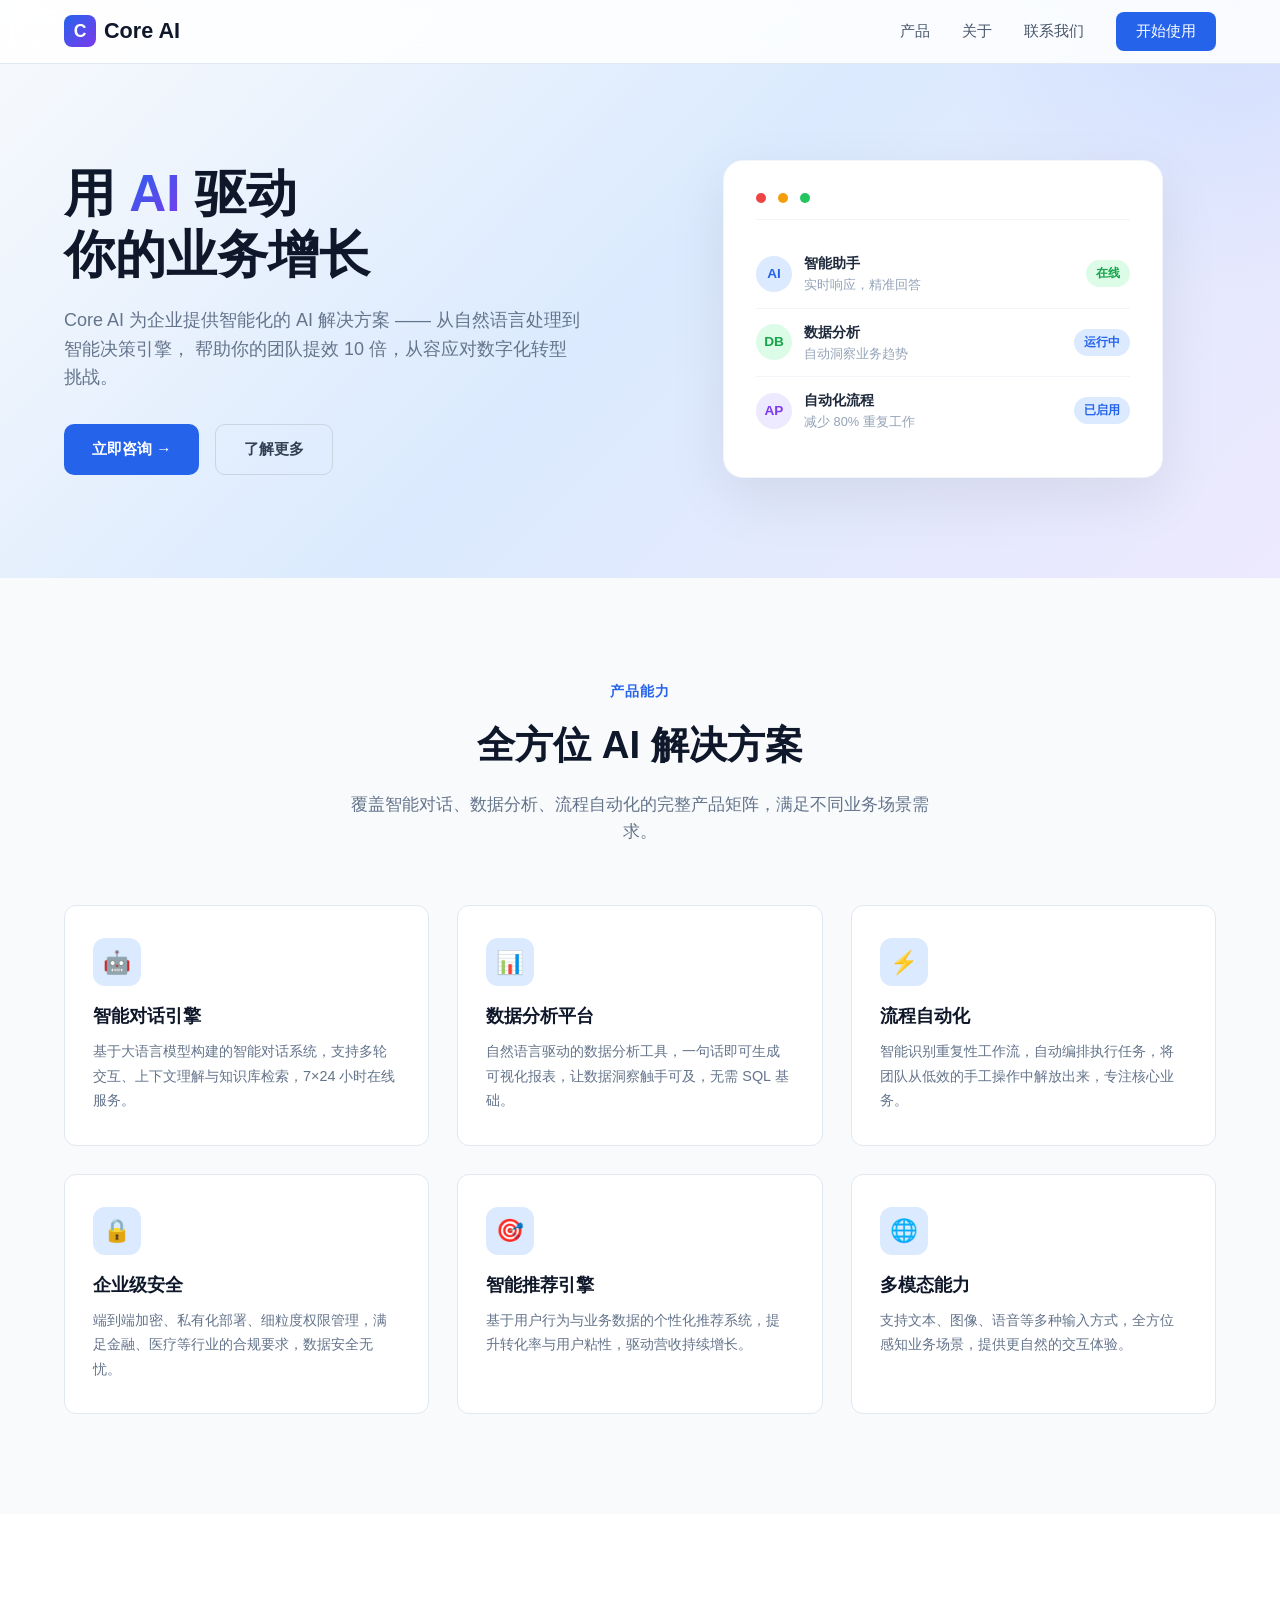
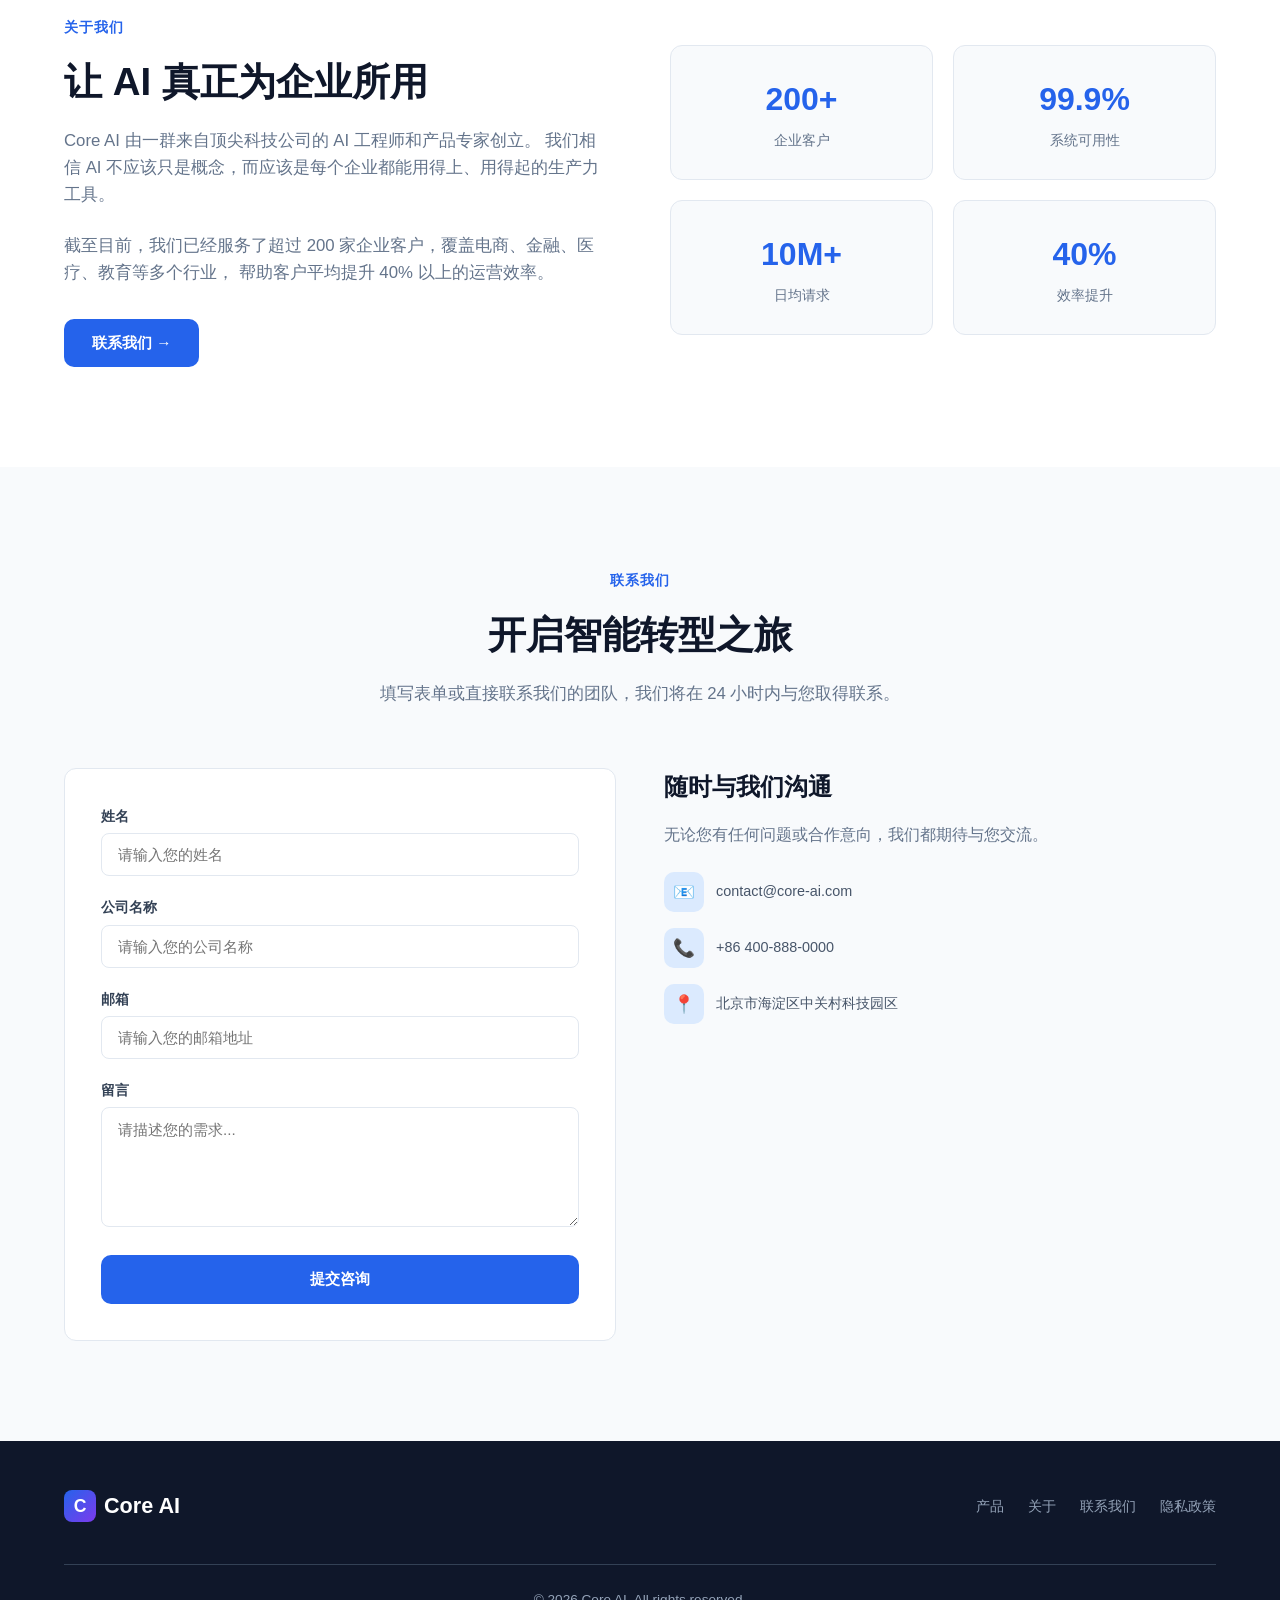
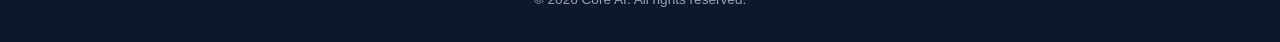
<file: index.html>
<!DOCTYPE html>
<html lang="zh-CN">
<head>
    <meta charset="UTF-8">
    <meta name="viewport" content="width=device-width, initial-scale=1.0">
    <title>Core AI - 智能驱动未来</title>
    <meta name="description" content="Core AI - 为企业提供先进的AI解决方案，驱动数字化转型与智能创新。">
    <style>
        /* === Reset & Base === */
        *, *::before, *::after { box-sizing: border-box; margin: 0; padding: 0; }
        :root {
            --primary: #2563eb;
            --primary-dark: #1d4ed8;
            --primary-light: #dbeafe;
            --gray-50: #f8fafc;
            --gray-100: #f1f5f9;
            --gray-200: #e2e8f0;
            --gray-300: #cbd5e1;
            --gray-400: #94a3b8;
            --gray-500: #64748b;
            --gray-600: #475569;
            --gray-700: #334155;
            --gray-800: #1e293b;
            --gray-900: #0f172a;
            --white: #ffffff;
            --radius: 12px;
            --max-w: 1200px;
            --transition: 0.3s cubic-bezier(0.4, 0, 0.2, 1);
        }
        html { scroll-behavior: smooth; }
        body {
            font-family: -apple-system, BlinkMacSystemFont, "Segoe UI", Roboto, "Noto Sans SC", "PingFang SC", "Microsoft YaHei", sans-serif;
            color: var(--gray-800);
            background: var(--white);
            line-height: 1.6;
            -webkit-font-smoothing: antialiased;
        }
        img { max-width: 100%; display: block; }
        a { color: var(--primary); text-decoration: none; transition: color var(--transition); }
        a:hover { color: var(--primary-dark); }
        .container { max-width: var(--max-w); margin: 0 auto; padding: 0 24px; }

        /* === Navigation === */
        nav {
            position: fixed; top: 0; left: 0; right: 0;
            background: rgba(255,255,255,0.85);
            backdrop-filter: blur(16px);
            -webkit-backdrop-filter: blur(16px);
            border-bottom: 1px solid var(--gray-200);
            z-index: 100;
            height: 64px;
            display: flex; align-items: center;
        }
        nav .container {
            display: flex; align-items: center; justify-content: space-between;
            width: 100%;
        }
        .logo {
            font-size: 1.35rem; font-weight: 700;
            color: var(--gray-900);
            display: flex; align-items: center; gap: 8px;
        }
        .logo-icon {
            width: 32px; height: 32px;
            background: linear-gradient(135deg, var(--primary), #7c3aed);
            border-radius: 8px;
            display: inline-flex; align-items: center; justify-content: center;
            color: white; font-size: 1.1rem; font-weight: 800;
        }
        .nav-links { display: flex; gap: 32px; align-items: center; }
        .nav-links a {
            color: var(--gray-600);
            font-size: 0.925rem; font-weight: 500;
            transition: color var(--transition);
        }
        .nav-links a:hover { color: var(--primary); }
        .nav-cta {
            background: var(--primary);
            color: var(--white) !important;
            padding: 8px 20px;
            border-radius: 8px;
            font-weight: 600;
            transition: background var(--transition), transform var(--transition);
        }
        .nav-cta:hover { background: var(--primary-dark); transform: translateY(-1px); }
        .mobile-toggle {
            display: none;
            background: none; border: none;
            font-size: 1.5rem; cursor: pointer;
            color: var(--gray-700);
            padding: 4px;
        }

        /* === Hero === */
        .hero {
            padding: 160px 0 100px;
            background: linear-gradient(135deg, var(--gray-50) 0%, var(--primary-light) 50%, #ede9fe 100%);
            position: relative;
            overflow: hidden;
        }
        .hero::before {
            content: '';
            position: absolute;
            top: -50%; right: -20%;
            width: 600px; height: 600px;
            background: radial-gradient(circle, rgba(37,99,235,0.08) 0%, transparent 70%);
            border-radius: 50%;
            pointer-events: none;
        }
        .hero .container {
            display: grid;
            grid-template-columns: 1fr 1fr;
            gap: 60px;
            align-items: center;
            position: relative;
            z-index: 1;
        }
        .hero-content h1 {
            font-size: clamp(2rem, 4vw, 3.2rem);
            font-weight: 800;
            line-height: 1.2;
            color: var(--gray-900);
            margin-bottom: 20px;
        }
        .hero-content h1 span {
            background: linear-gradient(135deg, var(--primary), #7c3aed);
            -webkit-background-clip: text;
            -webkit-text-fill-color: transparent;
            background-clip: text;
        }
        .hero-content p {
            font-size: 1.125rem;
            color: var(--gray-500);
            max-width: 520px;
            margin-bottom: 32px;
        }
        .hero-buttons { display: flex; gap: 16px; flex-wrap: wrap; }
        .btn {
            display: inline-flex; align-items: center; gap: 8px;
            padding: 12px 28px;
            border-radius: 10px;
            font-weight: 600;
            font-size: 0.95rem;
            cursor: pointer;
            border: none;
            transition: all var(--transition);
        }
        .btn-primary {
            background: var(--primary);
            color: var(--white);
        }
        .btn-primary:hover { background: var(--primary-dark); transform: translateY(-2px); box-shadow: 0 8px 24px rgba(37,99,235,0.25); }
        .btn-outline {
            background: transparent;
            color: var(--gray-700);
            border: 1.5px solid var(--gray-300);
        }
        .btn-outline:hover { border-color: var(--primary); color: var(--primary); transform: translateY(-2px); }

        .hero-visual {
            display: flex; align-items: center; justify-content: center;
        }
        .hero-card {
            background: var(--white);
            border-radius: 20px;
            padding: 32px;
            box-shadow: 0 20px 60px rgba(0,0,0,0.08);
            width: 100%;
            max-width: 440px;
            border: 1px solid var(--gray-100);
        }
        .hero-card-header {
            display: flex; align-items: center; gap: 12px;
            margin-bottom: 20px;
            padding-bottom: 16px;
            border-bottom: 1px solid var(--gray-100);
        }
        .hero-card-dot {
            width: 10px; height: 10px; border-radius: 50%;
            background: #ef4444;
        }
        .hero-card-dot:nth-child(2) { background: #f59e0b; }
        .hero-card-dot:nth-child(3) { background: #22c55e; }
        .hero-card-line {
            display: flex; align-items: center; gap: 12px;
            padding: 12px 0;
            border-bottom: 1px solid var(--gray-100);
        }
        .hero-card-line:last-child { border-bottom: none; }
        .hero-card-avatar {
            width: 36px; height: 36px; border-radius: 50%;
            background: var(--primary-light);
            display: flex; align-items: center; justify-content: center;
            color: var(--primary); font-weight: 700; font-size: 0.85rem;
            flex-shrink: 0;
        }
        .hero-card-avatar.green { background: #dcfce7; color: #16a34a; }
        .hero-card-avatar.purple { background: #ede9fe; color: #7c3aed; }
        .hero-card-text { flex: 1; }
        .hero-card-text .name { font-weight: 600; font-size: 0.9rem; color: var(--gray-800); }
        .hero-card-text .desc { font-size: 0.8rem; color: var(--gray-400); }
        .hero-card-status {
            font-size: 0.75rem;
            padding: 4px 10px;
            border-radius: 20px;
            background: #dcfce7;
            color: #16a34a;
            font-weight: 600;
        }

        /* === Section Shared === */
        section { padding: 100px 0; }
        .section-label {
            display: inline-block;
            font-size: 0.85rem;
            font-weight: 600;
            text-transform: uppercase;
            letter-spacing: 0.08em;
            color: var(--primary);
            margin-bottom: 12px;
        }
        .section-title {
            font-size: clamp(1.6rem, 3vw, 2.4rem);
            font-weight: 800;
            color: var(--gray-900);
            margin-bottom: 16px;
        }
        .section-desc {
            font-size: 1.05rem;
            color: var(--gray-500);
            max-width: 600px;
        }
        .section-header { text-align: center; margin-bottom: 60px; }
        .section-header .section-desc { margin: 0 auto; }

        /* === Features === */
        #features { background: var(--gray-50); }
        .features-grid {
            display: grid;
            grid-template-columns: repeat(auto-fit, minmax(300px, 1fr));
            gap: 28px;
        }
        .feature-card {
            background: var(--white);
            border-radius: var(--radius);
            padding: 32px 28px;
            border: 1px solid var(--gray-200);
            transition: all var(--transition);
        }
        .feature-card:hover {
            border-color: var(--primary);
            box-shadow: 0 8px 32px rgba(37,99,235,0.08);
            transform: translateY(-4px);
        }
        .feature-icon {
            width: 48px; height: 48px;
            border-radius: 12px;
            background: var(--primary-light);
            display: flex; align-items: center; justify-content: center;
            font-size: 1.4rem;
            margin-bottom: 16px;
        }
        .feature-card h3 { font-size: 1.125rem; font-weight: 700; margin-bottom: 8px; color: var(--gray-900); }
        .feature-card p { font-size: 0.9rem; color: var(--gray-500); line-height: 1.7; }

        /* === About === */
        #about .container {
            display: grid;
            grid-template-columns: 1fr 1fr;
            gap: 60px;
            align-items: center;
        }
        .about-stats {
            display: grid;
            grid-template-columns: 1fr 1fr;
            gap: 20px;
        }
        .stat-card {
            background: var(--gray-50);
            border-radius: var(--radius);
            padding: 28px 24px;
            text-align: center;
            border: 1px solid var(--gray-200);
        }
        .stat-number {
            font-size: 2rem;
            font-weight: 800;
            color: var(--primary);
            margin-bottom: 4px;
        }
        .stat-label {
            font-size: 0.85rem;
            color: var(--gray-500);
            font-weight: 500;
        }

        /* === Contact === */
        #contact { background: var(--gray-50); }
        .contact-grid {
            display: grid;
            grid-template-columns: 1fr 1fr;
            gap: 48px;
            align-items: start;
        }
        .contact-form {
            background: var(--white);
            padding: 36px;
            border-radius: var(--radius);
            border: 1px solid var(--gray-200);
        }
        .form-group { margin-bottom: 20px; }
        .form-group label {
            display: block;
            font-size: 0.875rem;
            font-weight: 600;
            color: var(--gray-700);
            margin-bottom: 6px;
        }
        .form-group input,
        .form-group textarea {
            width: 100%;
            padding: 12px 16px;
            border: 1.5px solid var(--gray-200);
            border-radius: 8px;
            font-size: 0.95rem;
            font-family: inherit;
            color: var(--gray-800);
            transition: border-color var(--transition);
            outline: none;
        }
        .form-group input:focus,
        .form-group textarea:focus {
            border-color: var(--primary);
            box-shadow: 0 0 0 3px rgba(37,99,235,0.1);
        }
        .form-group textarea { resize: vertical; min-height: 120px; }
        .contact-info { padding: 0; }
        .contact-info h3 { font-size: 1.5rem; font-weight: 700; margin-bottom: 16px; color: var(--gray-900); }
        .contact-info p { color: var(--gray-500); margin-bottom: 24px; }
        .contact-detail { display: flex; align-items: center; gap: 12px; margin-bottom: 16px; }
        .contact-detail-icon {
            width: 40px; height: 40px;
            border-radius: 10px;
            background: var(--primary-light);
            display: flex; align-items: center; justify-content: center;
            flex-shrink: 0;
            font-size: 1.1rem;
        }
        .contact-detail-text { font-size: 0.9rem; color: var(--gray-600); }

        /* === Footer === */
        footer {
            background: var(--gray-900);
            color: var(--gray-400);
            padding: 48px 0 32px;
        }
        footer .container {
            display: flex;
            justify-content: space-between;
            align-items: center;
            flex-wrap: wrap;
            gap: 16px;
        }
        footer .logo { color: var(--white); }
        footer .footer-links { display: flex; gap: 24px; }
        footer .footer-links a { color: var(--gray-400); font-size: 0.875rem; }
        footer .footer-links a:hover { color: var(--white); }
        footer .copyright { font-size: 0.85rem; width: 100%; text-align: center; margin-top: 24px; padding-top: 24px; border-top: 1px solid var(--gray-700); }

        /* === Responsive === */
        @media (max-width: 768px) {
            .nav-links { display: none; }
            .mobile-toggle { display: block; }
            .nav-links.open {
                display: flex;
                flex-direction: column;
                position: absolute;
                top: 64px;
                left: 0; right: 0;
                background: var(--white);
                padding: 20px 24px;
                gap: 16px;
                border-bottom: 1px solid var(--gray-200);
                box-shadow: 0 8px 24px rgba(0,0,0,0.06);
            }
            .hero { padding: 120px 0 60px; }
            .hero .container { grid-template-columns: 1fr; gap: 40px; }
            .hero-content p { max-width: 100%; }
            .hero-visual { order: -1; }
            #about .container { grid-template-columns: 1fr; gap: 40px; }
            .contact-grid { grid-template-columns: 1fr; }
            footer .container { flex-direction: column; text-align: center; }
        }
        @media (max-width: 480px) {
            .hero { padding: 100px 0 40px; }
            .hero-buttons .btn { flex: 1; justify-content: center; }
            .features-grid { grid-template-columns: 1fr; }
            .about-stats { grid-template-columns: 1fr 1fr; }
        }

        /* === Fade-in animation === */
        .fade-in {
            opacity: 0;
            transform: translateY(20px);
            transition: opacity 0.6s ease-out, transform 0.6s ease-out;
        }
        .fade-in.visible {
            opacity: 1;
            transform: translateY(0);
        }
    </style>
</head>
<body>

<!-- Navigation -->
<nav>
    <div class="container">
        <a href="#" class="logo">
            <span class="logo-icon">C</span>
            Core AI
        </a>
        <div class="nav-links" id="navLinks">
            <a href="#features">产品</a>
            <a href="#about">关于</a>
            <a href="#contact">联系我们</a>
            <a href="#contact" class="nav-cta">开始使用</a>
        </div>
        <button class="mobile-toggle" id="mobileToggle" aria-label="菜单">☰</button>
    </div>
</nav>

<!-- Hero -->
<section class="hero">
    <div class="container">
        <div class="hero-content">
            <h1>
                用 <span>AI</span> 驱动<br>你的业务增长
            </h1>
            <p>
                Core AI 为企业提供智能化的 AI 解决方案 —— 从自然语言处理到智能决策引擎，
                帮助你的团队提效 10 倍，从容应对数字化转型挑战。
            </p>
            <div class="hero-buttons">
                <a href="#contact" class="btn btn-primary">立即咨询 →</a>
                <a href="#features" class="btn btn-outline">了解更多</a>
            </div>
        </div>
        <div class="hero-visual">
            <div class="hero-card">
                <div class="hero-card-header">
                    <span class="hero-card-dot"></span>
                    <span class="hero-card-dot"></span>
                    <span class="hero-card-dot"></span>
                </div>
                <div class="hero-card-line">
                    <div class="hero-card-avatar">AI</div>
                    <div class="hero-card-text">
                        <div class="name">智能助手</div>
                        <div class="desc">实时响应，精准回答</div>
                    </div>
                    <span class="hero-card-status">在线</span>
                </div>
                <div class="hero-card-line">
                    <div class="hero-card-avatar green">DB</div>
                    <div class="hero-card-text">
                        <div class="name">数据分析</div>
                        <div class="desc">自动洞察业务趋势</div>
                    </div>
                    <span class="hero-card-status" style="background:#dbeafe;color:#2563eb;">运行中</span>
                </div>
                <div class="hero-card-line">
                    <div class="hero-card-avatar purple">AP</div>
                    <div class="hero-card-text">
                        <div class="name">自动化流程</div>
                        <div class="desc">减少 80% 重复工作</div>
                    </div>
                    <span class="hero-card-status" style="background:#dbeafe;color:#2563eb;">已启用</span>
                </div>
            </div>
        </div>
    </div>
</section>

<!-- Features -->
<section id="features">
    <div class="container">
        <div class="section-header fade-in">
            <div class="section-label">产品能力</div>
            <h2 class="section-title">全方位 AI 解决方案</h2>
            <p class="section-desc">
                覆盖智能对话、数据分析、流程自动化的完整产品矩阵，满足不同业务场景需求。
            </p>
        </div>
        <div class="features-grid">
            <div class="feature-card fade-in">
                <div class="feature-icon">🤖</div>
                <h3>智能对话引擎</h3>
                <p>基于大语言模型构建的智能对话系统，支持多轮交互、上下文理解与知识库检索，7×24 小时在线服务。</p>
            </div>
            <div class="feature-card fade-in">
                <div class="feature-icon">📊</div>
                <h3>数据分析平台</h3>
                <p>自然语言驱动的数据分析工具，一句话即可生成可视化报表，让数据洞察触手可及，无需 SQL 基础。</p>
            </div>
            <div class="feature-card fade-in">
                <div class="feature-icon">⚡</div>
                <h3>流程自动化</h3>
                <p>智能识别重复性工作流，自动编排执行任务，将团队从低效的手工操作中解放出来，专注核心业务。</p>
            </div>
            <div class="feature-card fade-in">
                <div class="feature-icon">🔒</div>
                <h3>企业级安全</h3>
                <p>端到端加密、私有化部署、细粒度权限管理，满足金融、医疗等行业的合规要求，数据安全无忧。</p>
            </div>
            <div class="feature-card fade-in">
                <div class="feature-icon">🎯</div>
                <h3>智能推荐引擎</h3>
                <p>基于用户行为与业务数据的个性化推荐系统，提升转化率与用户粘性，驱动营收持续增长。</p>
            </div>
            <div class="feature-card fade-in">
                <div class="feature-icon">🌐</div>
                <h3>多模态能力</h3>
                <p>支持文本、图像、语音等多种输入方式，全方位感知业务场景，提供更自然的交互体验。</p>
            </div>
        </div>
    </div>
</section>

<!-- About -->
<section id="about">
    <div class="container">
        <div class="about-content fade-in">
            <div class="section-label">关于我们</div>
            <h2 class="section-title">让 AI 真正为企业所用</h2>
            <p class="section-desc" style="margin-bottom:24px;">
                Core AI 由一群来自顶尖科技公司的 AI 工程师和产品专家创立。
                我们相信 AI 不应该只是概念，而应该是每个企业都能用得上、用得起的生产力工具。
            </p>
            <p class="section-desc" style="margin-bottom:32px;color:var(--gray-500);">
                截至目前，我们已经服务了超过 200 家企业客户，覆盖电商、金融、医疗、教育等多个行业，
                帮助客户平均提升 40% 以上的运营效率。
            </p>
            <a href="#contact" class="btn btn-primary">联系我们 →</a>
        </div>
        <div class="about-stats fade-in">
            <div class="stat-card">
                <div class="stat-number">200+</div>
                <div class="stat-label">企业客户</div>
            </div>
            <div class="stat-card">
                <div class="stat-number">99.9%</div>
                <div class="stat-label">系统可用性</div>
            </div>
            <div class="stat-card">
                <div class="stat-number">10M+</div>
                <div class="stat-label">日均请求</div>
            </div>
            <div class="stat-card">
                <div class="stat-number">40%</div>
                <div class="stat-label">效率提升</div>
            </div>
        </div>
    </div>
</section>

<!-- Contact -->
<section id="contact">
    <div class="container">
        <div class="section-header fade-in">
            <div class="section-label">联系我们</div>
            <h2 class="section-title">开启智能转型之旅</h2>
            <p class="section-desc">
                填写表单或直接联系我们的团队，我们将在 24 小时内与您取得联系。
            </p>
        </div>
        <div class="contact-grid">
            <div class="contact-form fade-in">
                <form id="contactForm" onsubmit="handleSubmit(event)">
                    <div class="form-group">
                        <label for="name">姓名</label>
                        <input type="text" id="name" name="name" placeholder="请输入您的姓名" required>
                    </div>
                    <div class="form-group">
                        <label for="company">公司名称</label>
                        <input type="text" id="company" name="company" placeholder="请输入您的公司名称">
                    </div>
                    <div class="form-group">
                        <label for="email">邮箱</label>
                        <input type="email" id="email" name="email" placeholder="请输入您的邮箱地址" required>
                    </div>
                    <div class="form-group">
                        <label for="message">留言</label>
                        <textarea id="message" name="message" placeholder="请描述您的需求..." required></textarea>
                    </div>
                    <button type="submit" class="btn btn-primary" style="width:100%;justify-content:center;padding:14px;">
                        提交咨询
                    </button>
                </form>
                <div id="formSuccess" style="display:none;text-align:center;padding:40px 20px;">
                    <div style="font-size:3rem;margin-bottom:16px;">✅</div>
                    <h3 style="font-size:1.25rem;color:var(--gray-800);margin-bottom:8px;">感谢您的咨询！</h3>
                    <p style="color:var(--gray-500);">我们的团队将尽快与您取得联系。</p>
                </div>
            </div>
            <div class="contact-info fade-in">
                <h3>随时与我们沟通</h3>
                <p>无论您有任何问题或合作意向，我们都期待与您交流。</p>
                <div class="contact-detail">
                    <div class="contact-detail-icon">📧</div>
                    <div class="contact-detail-text">contact@core-ai.com</div>
                </div>
                <div class="contact-detail">
                    <div class="contact-detail-icon">📞</div>
                    <div class="contact-detail-text">+86 400-888-0000</div>
                </div>
                <div class="contact-detail">
                    <div class="contact-detail-icon">📍</div>
                    <div class="contact-detail-text">北京市海淀区中关村科技园区</div>
                </div>
            </div>
        </div>
    </div>
</section>

<!-- Footer -->
<footer>
    <div class="container">
        <a href="#" class="logo">
            <span class="logo-icon">C</span>
            Core AI
        </a>
        <div class="footer-links">
            <a href="#features">产品</a>
            <a href="#about">关于</a>
            <a href="#contact">联系我们</a>
            <a href="#">隐私政策</a>
        </div>
        <div class="copyright">© 2026 Core AI. All rights reserved.</div>
    </div>
</footer>

<script>
    // Mobile menu toggle
    const toggle = document.getElementById('mobileToggle');
    const links = document.getElementById('navLinks');
    toggle.addEventListener('click', () => {
        links.classList.toggle('open');
    });
    // Close menu on link click
    links.querySelectorAll('a').forEach(a => {
        a.addEventListener('click', () => links.classList.remove('open'));
    });

    // Fade-in on scroll
    const observer = new IntersectionObserver((entries) => {
        entries.forEach(entry => {
            if (entry.isIntersecting) {
                entry.target.classList.add('visible');
            }
        });
    }, { threshold: 0.1 });
    document.querySelectorAll('.fade-in').forEach(el => observer.observe(el));

    // Form handling
    function handleSubmit(e) {
        e.preventDefault();
        const form = document.getElementById('contactForm');
        const success = document.getElementById('formSuccess');
        form.style.display = 'none';
        success.style.display = 'block';
    }
</script>

</body>
</html>
</file>
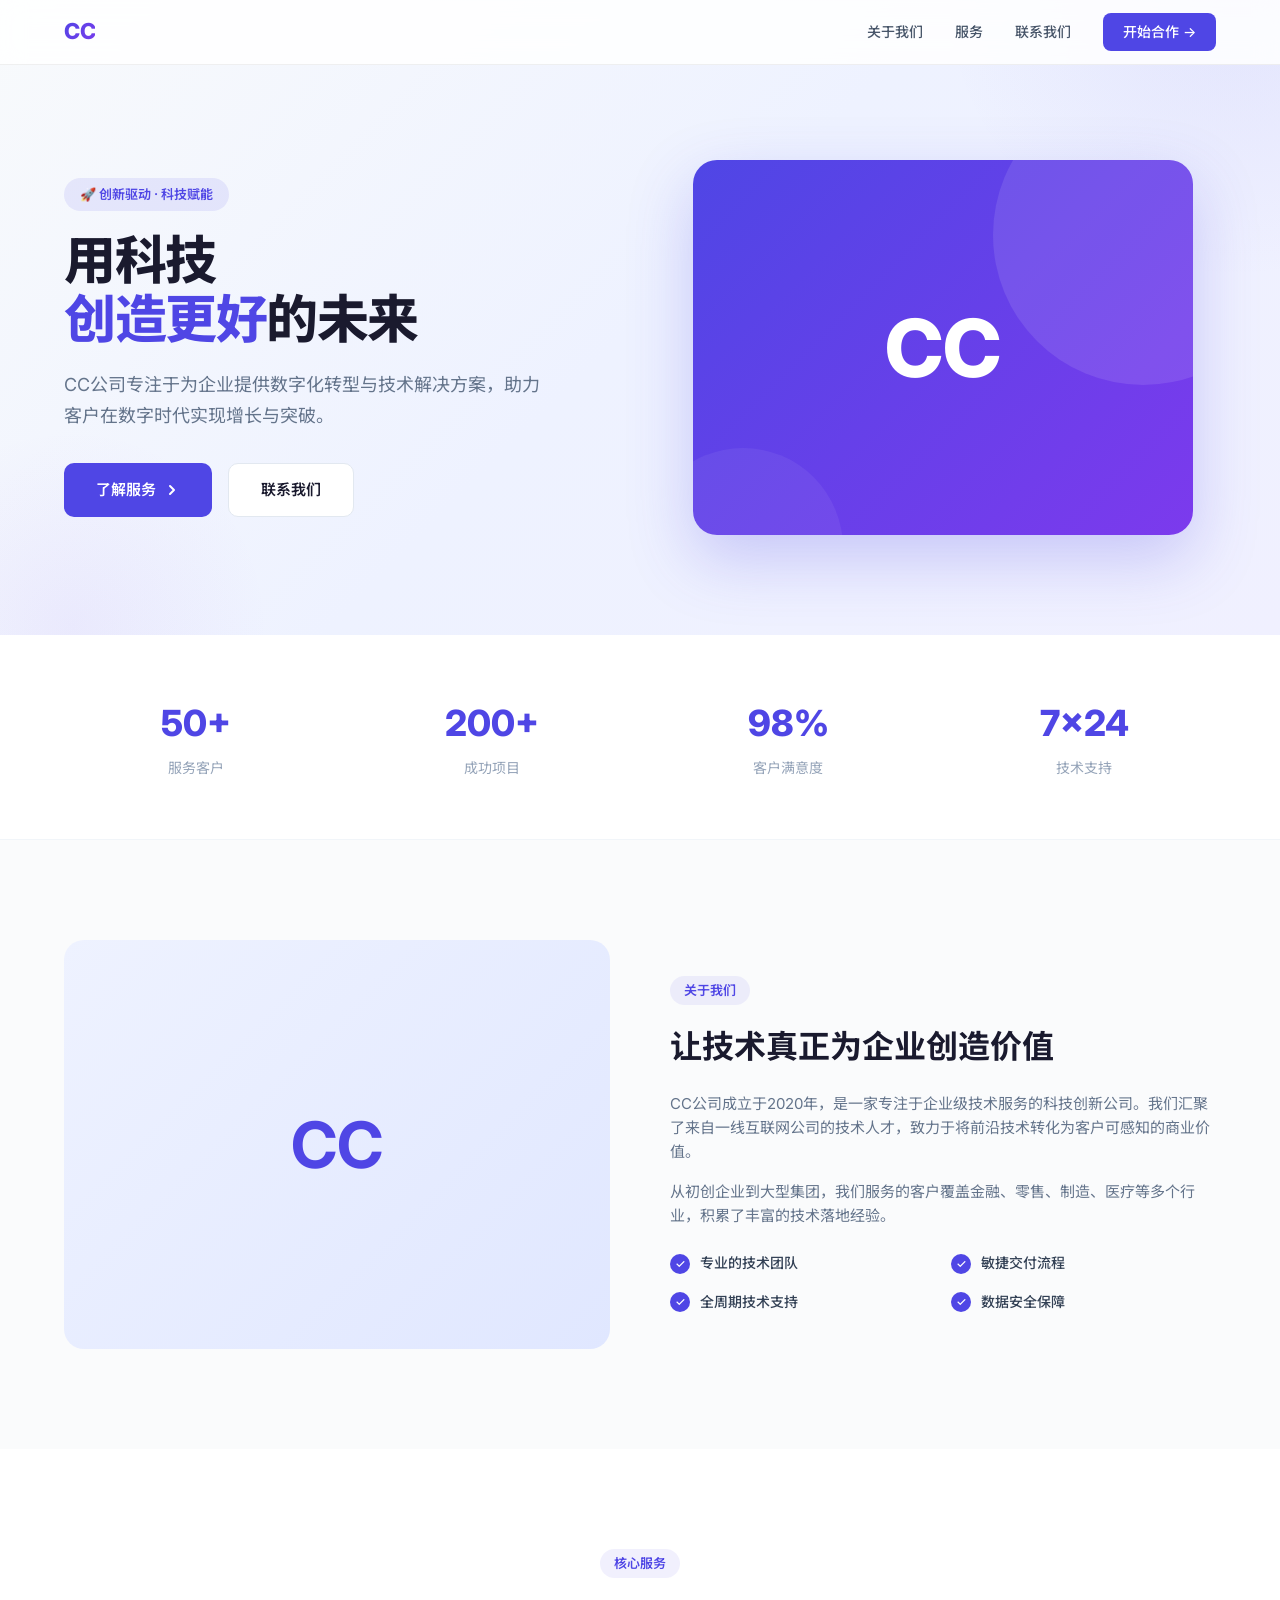
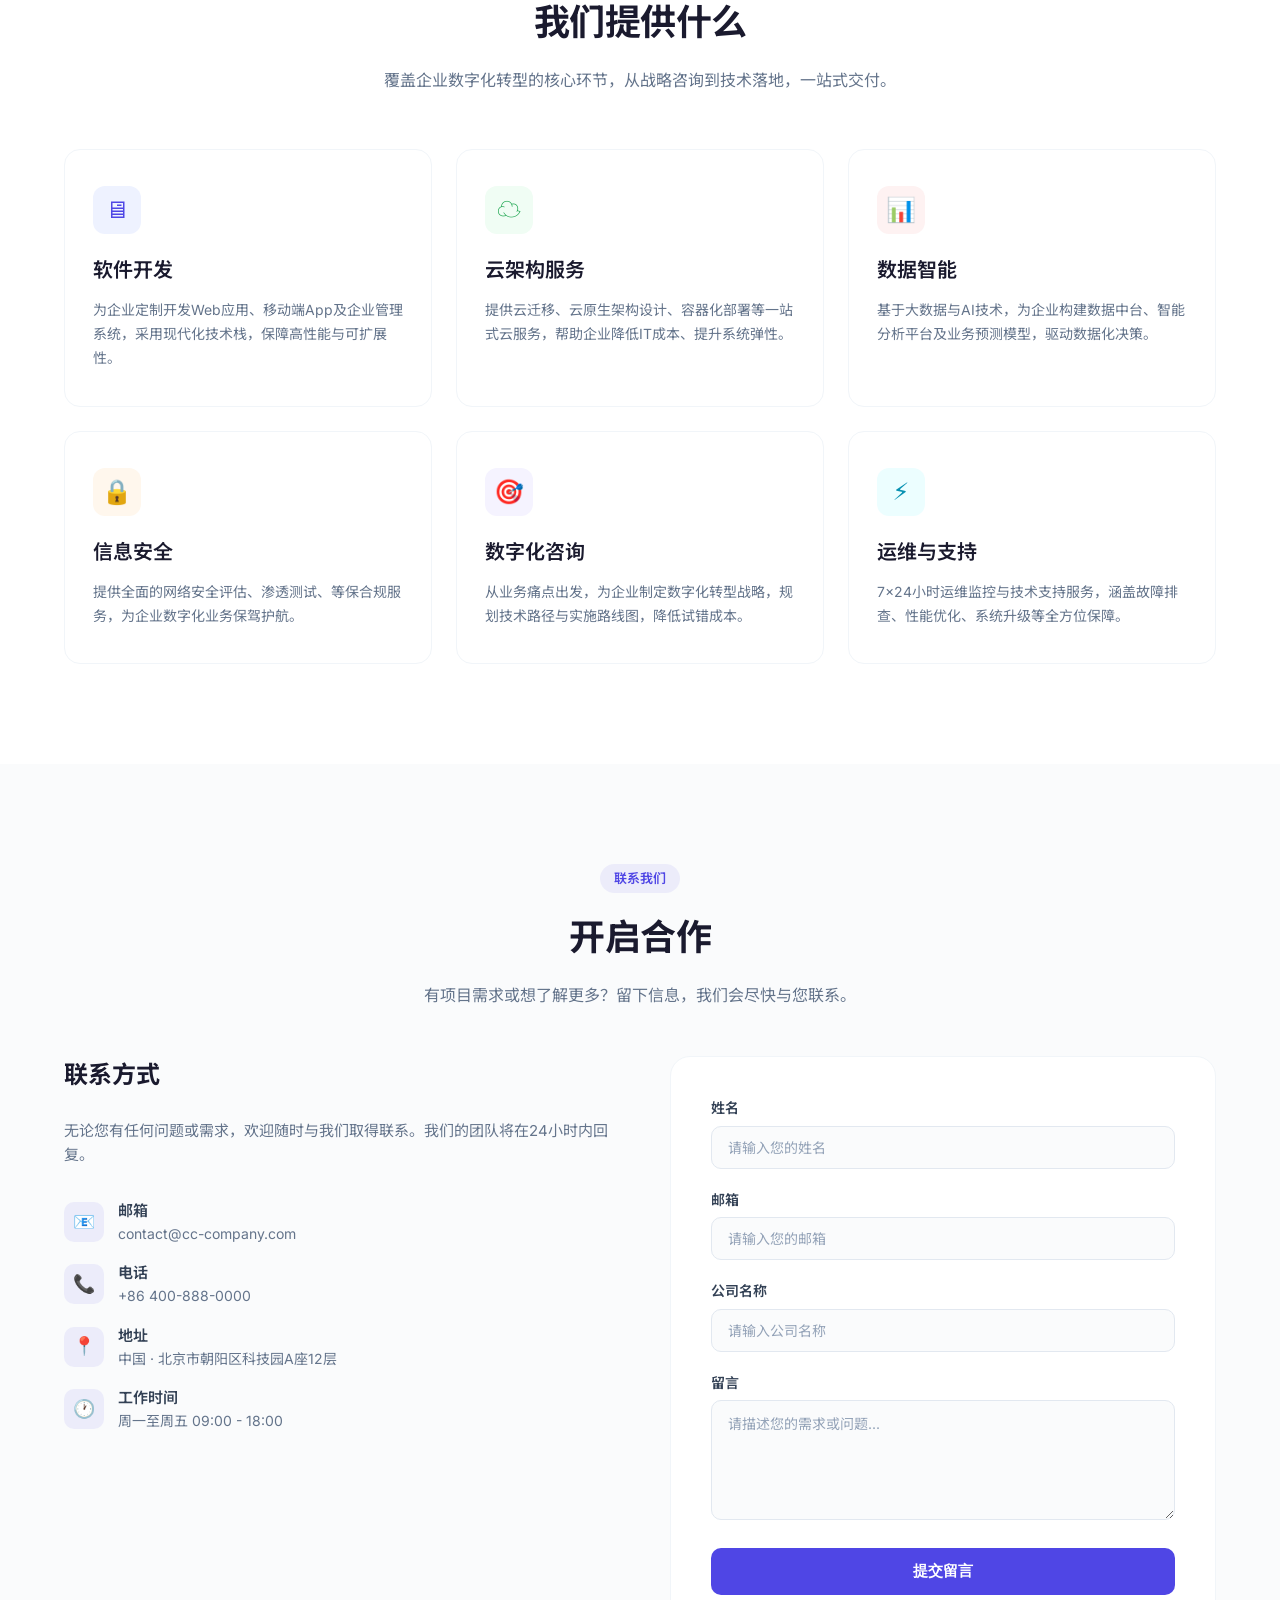
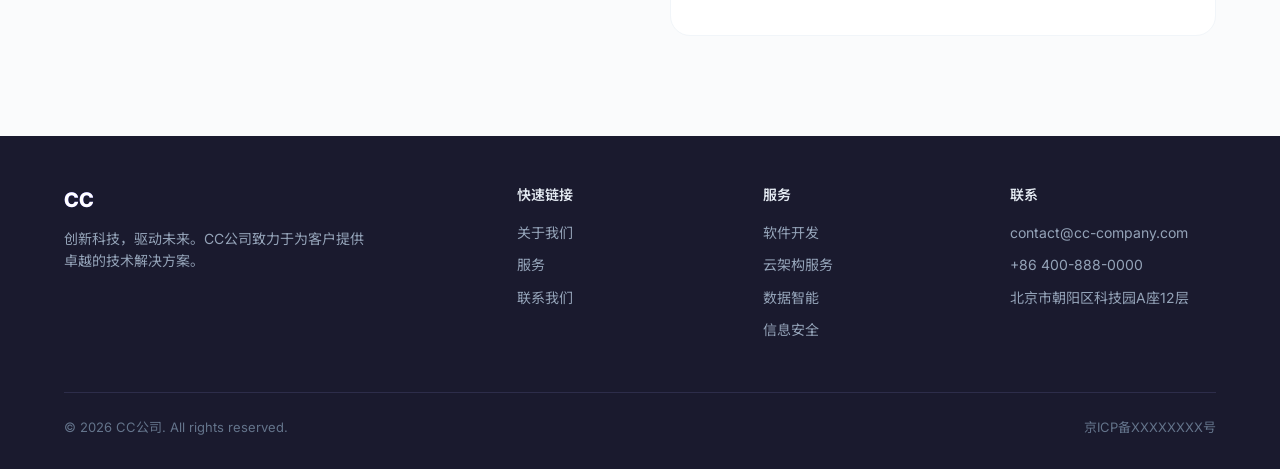
<file: cc-corporate/index.html>
<!DOCTYPE html>
<html lang="zh-CN">
<head>
    <meta charset="UTF-8" />
    <meta name="viewport" content="width=device-width, initial-scale=1.0" />
    <title>CC 公司 - 创新科技，驱动未来</title>
    <meta name="description" content="CC公司是一家专注于科技创新与数字化转型的科技企业，致力于为客户提供卓越的技术解决方案。" />
    <link rel="preconnect" href="https://fonts.googleapis.com" />
    <link rel="preconnect" href="https://fonts.gstatic.com" crossorigin />
    <link href="https://fonts.googleapis.com/css2?family=Inter:wght@400;500;600;700;800&family=Noto+Sans+SC:wght@400;500;600;700&display=swap" rel="stylesheet" />
    <style>
        /* ===== Reset & Base ===== */
        *, *::before, *::after { margin: 0; padding: 0; box-sizing: border-box; }
        html { scroll-behavior: smooth; }
        body {
            font-family: 'Inter', 'Noto Sans SC', system-ui, -apple-system, sans-serif;
            color: #1a1a2e;
            background: #ffffff;
            line-height: 1.6;
            -webkit-font-smoothing: antialiased;
        }
        a { color: inherit; text-decoration: none; }
        img { max-width: 100%; display: block; }
        .container { max-width: 1200px; margin: 0 auto; padding: 0 24px; }

        /* ===== Navigation ===== */
        nav {
            position: fixed; top: 0; left: 0; right: 0;
            background: rgba(255,255,255,0.85);
            backdrop-filter: blur(12px);
            -webkit-backdrop-filter: blur(12px);
            border-bottom: 1px solid rgba(0,0,0,0.06);
            z-index: 100;
            transition: box-shadow 0.3s;
        }
        nav.scrolled { box-shadow: 0 1px 12px rgba(0,0,0,0.08); }
        .nav-inner {
            display: flex; align-items: center; justify-content: space-between;
            height: 64px;
        }
        .logo {
            font-size: 22px; font-weight: 800;
            background: linear-gradient(135deg, #4f46e5, #7c3aed);
            -webkit-background-clip: text;
            -webkit-text-fill-color: transparent;
            background-clip: text;
            letter-spacing: -0.5px;
        }
        .nav-links { display: flex; gap: 32px; align-items: center; }
        .nav-links a {
            font-size: 14px; font-weight: 500; color: #475569;
            transition: color 0.2s; position: relative;
        }
        .nav-links a::after {
            content: ''; position: absolute; bottom: -4px; left: 0; right: 0;
            height: 2px; background: #4f46e5; border-radius: 2px;
            transform: scaleX(0); transition: transform 0.3s;
        }
        .nav-links a:hover { color: #4f46e5; }
        .nav-links a:hover::after { transform: scaleX(1); }
        .nav-cta {
            padding: 8px 20px; background: #4f46e5; color: #fff !important;
            border-radius: 8px; font-weight: 600; font-size: 14px;
            transition: background 0.2s, transform 0.2s;
        }
        .nav-cta::after { display: none !important; }
        .nav-cta:hover { background: #4338ca; transform: translateY(-1px); color: #fff !important; }

        .mobile-toggle {
            display: none; flex-direction: column; gap: 5px; cursor: pointer;
            background: none; border: none; padding: 4px;
        }
        .mobile-toggle span {
            display: block; width: 24px; height: 2px;
            background: #1a1a2e; border-radius: 2px;
            transition: all 0.3s;
        }

        /* ===== Hero ===== */
        .hero {
            padding: 160px 0 100px;
            background: linear-gradient(135deg, #f8fafc 0%, #eef2ff 50%, #f0f0ff 100%);
            position: relative; overflow: hidden;
        }
        .hero::before {
            content: ''; position: absolute;
            top: -50%; right: -20%; width: 600px; height: 600px;
            background: radial-gradient(circle, rgba(79,70,229,0.08) 0%, transparent 70%);
            border-radius: 50%;
        }
        .hero::after {
            content: ''; position: absolute;
            bottom: -30%; left: -10%; width: 400px; height: 400px;
            background: radial-gradient(circle, rgba(124,58,237,0.06) 0%, transparent 70%);
            border-radius: 50%;
        }
        .hero .container { position: relative; z-index: 1; }
        .hero-grid { display: grid; grid-template-columns: 1fr 1fr; gap: 60px; align-items: center; }
        .hero-badge {
            display: inline-block; padding: 6px 16px;
            background: rgba(79,70,229,0.1); color: #4f46e5;
            border-radius: 100px; font-size: 13px; font-weight: 600;
            margin-bottom: 20px;
        }
        .hero h1 {
            font-size: 52px; font-weight: 800; line-height: 1.15;
            letter-spacing: -1.5px; margin-bottom: 20px;
        }
        .hero h1 span { color: #4f46e5; }
        .hero p {
            font-size: 18px; color: #64748b; line-height: 1.7;
            margin-bottom: 32px; max-width: 480px;
        }
        .hero-actions { display: flex; gap: 16px; flex-wrap: wrap; }
        .btn-primary {
            display: inline-flex; align-items: center; gap: 8px;
            padding: 14px 32px; background: #4f46e5; color: #fff;
            border-radius: 10px; font-weight: 600; font-size: 15px;
            border: none; cursor: pointer;
            transition: background 0.2s, transform 0.2s, box-shadow 0.2s;
        }
        .btn-primary:hover { background: #4338ca; transform: translateY(-2px); box-shadow: 0 8px 24px rgba(79,70,229,0.3); }
        .btn-secondary {
            display: inline-flex; align-items: center; gap: 8px;
            padding: 14px 32px; background: #fff; color: #1a1a2e;
            border-radius: 10px; font-weight: 600; font-size: 15px;
            border: 1px solid #e2e8f0; cursor: pointer;
            transition: background 0.2s, transform 0.2s, border-color 0.2s;
        }
        .btn-secondary:hover { background: #f8fafc; transform: translateY(-2px); border-color: #cbd5e1; }
        .hero-visual {
            display: flex; align-items: center; justify-content: center;
        }
        .hero-illustration {
            width: 100%; max-width: 500px; aspect-ratio: 4/3;
            background: linear-gradient(135deg, #4f46e5, #7c3aed);
            border-radius: 24px; display: flex; align-items: center; justify-content: center;
            color: #fff; font-size: 80px; font-weight: 800;
            box-shadow: 0 24px 64px rgba(79,70,229,0.25);
            position: relative; overflow: hidden;
        }
        .hero-illustration::before {
            content: ''; position: absolute;
            top: -20%; right: -20%; width: 300px; height: 300px;
            background: rgba(255,255,255,0.1); border-radius: 50%;
        }
        .hero-illustration::after {
            content: ''; position: absolute;
            bottom: -30%; left: -10%; width: 200px; height: 200px;
            background: rgba(255,255,255,0.06); border-radius: 50%;
        }

        /* ===== Stats ===== */
        .stats {
            padding: 60px 0; background: #fff;
            border-bottom: 1px solid #f1f5f9;
        }
        .stats-grid { display: grid; grid-template-columns: repeat(4, 1fr); gap: 32px; text-align: center; }
        .stat-item h3 { font-size: 36px; font-weight: 800; color: #4f46e5; }
        .stat-item p { font-size: 14px; color: #94a3b8; margin-top: 4px; }

        /* ===== Section Common ===== */
        section { padding: 100px 0; }
        .section-label {
            display: inline-block; padding: 4px 14px;
            background: rgba(79,70,229,0.08); color: #4f46e5;
            border-radius: 100px; font-size: 13px; font-weight: 600;
            margin-bottom: 16px;
        }
        .section-title {
            font-size: 36px; font-weight: 700; letter-spacing: -0.5px;
            margin-bottom: 16px;
        }
        .section-sub {
            font-size: 16px; color: #64748b; max-width: 600px;
        }

        /* ===== About ===== */
        .about { background: #fafbfc; }
        .about-grid { display: grid; grid-template-columns: 1fr 1fr; gap: 60px; align-items: center; }
        .about-image {
            width: 100%; aspect-ratio: 4/3;
            background: linear-gradient(135deg, #eef2ff, #e0e7ff);
            border-radius: 20px; display: flex; align-items: center; justify-content: center;
            color: #4f46e5; font-size: 64px; font-weight: 700;
        }
        .about-text h2 { font-size: 32px; font-weight: 700; margin-bottom: 20px; }
        .about-text p { color: #64748b; margin-bottom: 16px; font-size: 15px; }
        .about-features { display: grid; grid-template-columns: 1fr 1fr; gap: 16px; margin-top: 24px; }
        .about-feature {
            display: flex; align-items: center; gap: 10px;
            font-size: 14px; font-weight: 500; color: #334155;
        }
        .about-feature .check { width: 20px; height: 20px; border-radius: 50%; background: #4f46e5; color: #fff; display: flex; align-items: center; justify-content: center; font-size: 12px; flex-shrink: 0; }

        /* ===== Services ===== */
        .services { background: #fff; }
        .services-header { text-align: center; margin-bottom: 56px; }
        .services-header .section-sub { margin: 0 auto; }
        .services-grid { display: grid; grid-template-columns: repeat(3, 1fr); gap: 24px; }
        .service-card {
            padding: 36px 28px; border-radius: 16px;
            border: 1px solid #f1f5f9; background: #fff;
            transition: transform 0.3s, box-shadow 0.3s;
        }
        .service-card:hover { transform: translateY(-4px); box-shadow: 0 12px 40px rgba(0,0,0,0.06); }
        .service-icon {
            width: 48px; height: 48px; border-radius: 12px;
            display: flex; align-items: center; justify-content: center;
            font-size: 24px; margin-bottom: 20px;
        }
        .service-card h3 { font-size: 20px; font-weight: 600; margin-bottom: 12px; }
        .service-card p { font-size: 14px; color: #64748b; line-height: 1.7; }

        /* ===== Contact ===== */
        .contact { background: #fafbfc; }
        .contact-grid { display: grid; grid-template-columns: 1fr 1fr; gap: 60px; }
        .contact-info h3 { font-size: 24px; font-weight: 700; margin-bottom: 24px; }
        .contact-info p { color: #64748b; font-size: 15px; margin-bottom: 32px; }
        .contact-details { display: flex; flex-direction: column; gap: 16px; }
        .contact-item {
            display: flex; align-items: center; gap: 14px;
            font-size: 15px; color: #334155;
        }
        .contact-item .icon {
            width: 40px; height: 40px; border-radius: 10px;
            background: rgba(79,70,229,0.08); color: #4f46e5;
            display: flex; align-items: center; justify-content: center;
            font-size: 18px; flex-shrink: 0;
        }
        .contact-form {
            background: #fff; padding: 40px; border-radius: 20px;
            border: 1px solid #f1f5f9;
        }
        .form-group { margin-bottom: 20px; }
        .form-group label {
            display: block; font-size: 14px; font-weight: 600;
            margin-bottom: 6px; color: #334155;
        }
        .form-group input, .form-group textarea {
            width: 100%; padding: 12px 16px; border: 1px solid #e2e8f0;
            border-radius: 10px; font-size: 14px; font-family: inherit;
            transition: border-color 0.2s, box-shadow 0.2s;
            background: #fafbfc;
        }
        .form-group input:focus, .form-group textarea:focus {
            outline: none; border-color: #4f46e5;
            box-shadow: 0 0 0 3px rgba(79,70,229,0.1);
            background: #fff;
        }
        .form-group textarea { min-height: 120px; resize: vertical; }
        .form-group input::placeholder, .form-group textarea::placeholder { color: #94a3b8; }

        /* ===== Footer ===== */
        footer {
            background: #1a1a2e; color: #fff; padding: 48px 0 32px;
        }
        .footer-grid { display: grid; grid-template-columns: 2fr 1fr 1fr 1fr; gap: 40px; }
        .footer-brand .logo { font-size: 20px; }
        .footer-brand p { color: #94a3b8; font-size: 14px; margin-top: 12px; max-width: 300px; }
        .footer-col h4 { font-size: 14px; font-weight: 600; margin-bottom: 16px; color: #e2e8f0; }
        .footer-col a {
            display: block; font-size: 14px; color: #94a3b8;
            margin-bottom: 10px; transition: color 0.2s;
        }
        .footer-col a:hover { color: #fff; }
        .footer-bottom {
            border-top: 1px solid #2d2d4a; margin-top: 40px;
            padding-top: 24px; display: flex; justify-content: space-between;
            align-items: center; font-size: 13px; color: #64748b;
        }

        /* ===== Scroll Animation ===== */
        .fade-in {
            opacity: 0; transform: translateY(24px);
            transition: opacity 0.6s ease-out, transform 0.6s ease-out;
        }
        .fade-in.visible { opacity: 1; transform: translateY(0); }

        /* ===== Responsive ===== */
        @media (max-width: 1024px) {
            .hero-grid { grid-template-columns: 1fr; gap: 40px; }
            .hero h1 { font-size: 40px; }
            .hero-visual { display: none; }
            .services-grid { grid-template-columns: repeat(2, 1fr); }
            .footer-grid { grid-template-columns: 1fr 1fr; }
        }
        @media (max-width: 768px) {
            .nav-links { display: none; }
            .mobile-toggle { display: flex; }
            .nav-links.open {
                display: flex; position: fixed; top: 64px; left: 0; right: 0;
                background: rgba(255,255,255,0.98); backdrop-filter: blur(12px);
                flex-direction: column; padding: 24px; gap: 20px;
                border-bottom: 1px solid #f1f5f9;
            }
            .hero { padding: 120px 0 60px; }
            .hero h1 { font-size: 32px; }
            .hero p { font-size: 16px; }
            .stats-grid { grid-template-columns: repeat(2, 1fr); gap: 24px; }
            .stat-item h3 { font-size: 28px; }
            section { padding: 60px 0; }
            .section-title { font-size: 28px; }
            .about-grid { grid-template-columns: 1fr; }
            .about-features { grid-template-columns: 1fr; }
            .services-grid { grid-template-columns: 1fr; }
            .contact-grid { grid-template-columns: 1fr; }
            .contact-form { padding: 24px; }
            .footer-grid { grid-template-columns: 1fr; gap: 32px; }
            .footer-bottom { flex-direction: column; gap: 8px; text-align: center; }
        }
        @media (max-width: 480px) {
            .container { padding: 0 16px; }
            .hero h1 { font-size: 28px; }
            .btn-primary, .btn-secondary { width: 100%; justify-content: center; }
        }
    </style>
</head>
<body>

    <!-- ===== Navigation ===== -->
    <nav id="navbar">
        <div class="container nav-inner">
            <a href="#" class="logo">CC</a>
            <div class="nav-links" id="navLinks">
                <a href="#about">关于我们</a>
                <a href="#services">服务</a>
                <a href="#contact">联系我们</a>
                <a href="#contact" class="nav-cta">开始合作 →</a>
            </div>
            <button class="mobile-toggle" id="mobileToggle" aria-label="菜单">
                <span></span><span></span><span></span>
            </button>
        </div>
    </nav>

    <!-- ===== Hero ===== -->
    <section class="hero">
        <div class="container">
            <div class="hero-grid">
                <div class="hero-text fade-in">
                    <div class="hero-badge">🚀 创新驱动 · 科技赋能</div>
                    <h1>用科技<br/><span>创造更好</span>的未来</h1>
                    <p>CC公司专注于为企业提供数字化转型与技术解决方案，助力客户在数字时代实现增长与突破。</p>
                    <div class="hero-actions">
                        <a href="#services" class="btn-primary">
                            了解服务
                            <svg width="16" height="16" viewBox="0 0 16 16" fill="none"><path d="M6 4L10 8L6 12" stroke="currentColor" stroke-width="2" stroke-linecap="round" stroke-linejoin="round"/></svg>
                        </a>
                        <a href="#contact" class="btn-secondary">联系我们</a>
                    </div>
                </div>
                <div class="hero-visual fade-in">
                    <div class="hero-illustration">CC</div>
                </div>
            </div>
        </div>
    </section>

    <!-- ===== Stats ===== -->
    <div class="stats">
        <div class="container">
            <div class="stats-grid">
                <div class="stat-item fade-in"><h3>50+</h3><p>服务客户</p></div>
                <div class="stat-item fade-in"><h3>200+</h3><p>成功项目</p></div>
                <div class="stat-item fade-in"><h3>98%</h3><p>客户满意度</p></div>
                <div class="stat-item fade-in"><h3>7×24</h3><p>技术支持</p></div>
            </div>
        </div>
    </div>

    <!-- ===== About ===== -->
    <section class="about" id="about">
        <div class="container">
            <div class="about-grid">
                <div class="about-image fade-in">CC</div>
                <div class="about-text fade-in">
                    <div class="section-label">关于我们</div>
                    <h2>让技术真正为企业创造价值</h2>
                    <p>CC公司成立于2020年，是一家专注于企业级技术服务的科技创新公司。我们汇聚了来自一线互联网公司的技术人才，致力于将前沿技术转化为客户可感知的商业价值。</p>
                    <p>从初创企业到大型集团，我们服务的客户覆盖金融、零售、制造、医疗等多个行业，积累了丰富的技术落地经验。</p>
                    <div class="about-features">
                        <div class="about-feature"><span class="check">✓</span> 专业的技术团队</div>
                        <div class="about-feature"><span class="check">✓</span> 敏捷交付流程</div>
                        <div class="about-feature"><span class="check">✓</span> 全周期技术支持</div>
                        <div class="about-feature"><span class="check">✓</span> 数据安全保障</div>
                    </div>
                </div>
            </div>
        </div>
    </section>

    <!-- ===== Services ===== -->
    <section class="services" id="services">
        <div class="container">
            <div class="services-header">
                <div class="section-label">核心服务</div>
                <h2 class="section-title">我们提供什么</h2>
                <p class="section-sub">覆盖企业数字化转型的核心环节，从战略咨询到技术落地，一站式交付。</p>
            </div>
            <div class="services-grid">
                <div class="service-card fade-in">
                    <div class="service-icon" style="background:#eef2ff;color:#4f46e5;">🖥</div>
                    <h3>软件开发</h3>
                    <p>为企业定制开发Web应用、移动端App及企业管理系统，采用现代化技术栈，保障高性能与可扩展性。</p>
                </div>
                <div class="service-card fade-in">
                    <div class="service-icon" style="background:#f0fdf4;color:#16a34a;">☁</div>
                    <h3>云架构服务</h3>
                    <p>提供云迁移、云原生架构设计、容器化部署等一站式云服务，帮助企业降低IT成本、提升系统弹性。</p>
                </div>
                <div class="service-card fade-in">
                    <div class="service-icon" style="background:#fef2f2;color:#dc2626;">📊</div>
                    <h3>数据智能</h3>
                    <p>基于大数据与AI技术，为企业构建数据中台、智能分析平台及业务预测模型，驱动数据化决策。</p>
                </div>
                <div class="service-card fade-in">
                    <div class="service-icon" style="background:#fff7ed;color:#ea580c;">🔒</div>
                    <h3>信息安全</h3>
                    <p>提供全面的网络安全评估、渗透测试、等保合规服务，为企业数字化业务保驾护航。</p>
                </div>
                <div class="service-card fade-in">
                    <div class="service-icon" style="background:#f5f3ff;color:#7c3aed;">🎯</div>
                    <h3>数字化咨询</h3>
                    <p>从业务痛点出发，为企业制定数字化转型战略，规划技术路径与实施路线图，降低试错成本。</p>
                </div>
                <div class="service-card fade-in">
                    <div class="service-icon" style="background:#ecfeff;color:#0891b2;">⚡</div>
                    <h3>运维与支持</h3>
                    <p>7×24小时运维监控与技术支持服务，涵盖故障排查、性能优化、系统升级等全方位保障。</p>
                </div>
            </div>
        </div>
    </section>

    <!-- ===== Contact ===== -->
    <section class="contact" id="contact">
        <div class="container">
            <div class="section-label" style="text-align:center;display:block;width:fit-content;margin:0 auto 16px;">联系我们</div>
            <h2 class="section-title" style="text-align:center;">开启合作</h2>
            <p class="section-sub" style="text-align:center;margin:0 auto 48px;">有项目需求或想了解更多？留下信息，我们会尽快与您联系。</p>
            <div class="contact-grid">
                <div class="contact-info fade-in">
                    <h3>联系方式</h3>
                    <p>无论您有任何问题或需求，欢迎随时与我们取得联系。我们的团队将在24小时内回复。</p>
                    <div class="contact-details">
                        <div class="contact-item">
                            <div class="icon">📧</div>
                            <div>
                                <div style="font-weight:600;">邮箱</div>
                                <div style="color:#64748b;font-size:14px;">contact@cc-company.com</div>
                            </div>
                        </div>
                        <div class="contact-item">
                            <div class="icon">📞</div>
                            <div>
                                <div style="font-weight:600;">电话</div>
                                <div style="color:#64748b;font-size:14px;">+86 400-888-0000</div>
                            </div>
                        </div>
                        <div class="contact-item">
                            <div class="icon">📍</div>
                            <div>
                                <div style="font-weight:600;">地址</div>
                                <div style="color:#64748b;font-size:14px;">中国 · 北京市朝阳区科技园A座12层</div>
                            </div>
                        </div>
                        <div class="contact-item">
                            <div class="icon">🕐</div>
                            <div>
                                <div style="font-weight:600;">工作时间</div>
                                <div style="color:#64748b;font-size:14px;">周一至周五 09:00 - 18:00</div>
                            </div>
                        </div>
                    </div>
                </div>
                <form class="contact-form fade-in" onsubmit="event.preventDefault(); alert('感谢您的留言！我们会尽快与您联系。');">
                    <div class="form-group">
                        <label for="name">姓名</label>
                        <input type="text" id="name" placeholder="请输入您的姓名" required />
                    </div>
                    <div class="form-group">
                        <label for="email">邮箱</label>
                        <input type="email" id="email" placeholder="请输入您的邮箱" required />
                    </div>
                    <div class="form-group">
                        <label for="company">公司名称</label>
                        <input type="text" id="company" placeholder="请输入公司名称" />
                    </div>
                    <div class="form-group">
                        <label for="message">留言</label>
                        <textarea id="message" placeholder="请描述您的需求或问题..." required></textarea>
                    </div>
                    <button type="submit" class="btn-primary" style="width:100%;justify-content:center;">提交留言</button>
                </form>
            </div>
        </div>
    </section>

    <!-- ===== Footer ===== -->
    <footer>
        <div class="container">
            <div class="footer-grid">
                <div class="footer-brand">
                    <div class="logo" style="-webkit-text-fill-color:#fff;">CC</div>
                    <p>创新科技，驱动未来。CC公司致力于为客户提供卓越的技术解决方案。</p>
                </div>
                <div class="footer-col">
                    <h4>快速链接</h4>
                    <a href="#about">关于我们</a>
                    <a href="#services">服务</a>
                    <a href="#contact">联系我们</a>
                </div>
                <div class="footer-col">
                    <h4>服务</h4>
                    <a href="#services">软件开发</a>
                    <a href="#services">云架构服务</a>
                    <a href="#services">数据智能</a>
                    <a href="#services">信息安全</a>
                </div>
                <div class="footer-col">
                    <h4>联系</h4>
                    <a href="mailto:contact@cc-company.com">contact@cc-company.com</a>
                    <a href="tel:+864008880000">+86 400-888-0000</a>
                    <a href="#">北京市朝阳区科技园A座12层</a>
                </div>
            </div>
            <div class="footer-bottom">
                <span>© 2026 CC公司. All rights reserved.</span>
                <span>京ICP备XXXXXXXX号</span>
            </div>
        </div>
    </footer>

    <script>
        // === Navbar scroll shadow ===
        const navbar = document.getElementById('navbar');
        let lastScroll = 0;
        window.addEventListener('scroll', () => {
            const y = window.scrollY;
            navbar.classList.toggle('scrolled', y > 20);
            lastScroll = y;
        }, { passive: true });

        // === Mobile toggle ===
        const toggle = document.getElementById('mobileToggle');
        const navLinks = document.getElementById('navLinks');
        toggle.addEventListener('click', () => {
            navLinks.classList.toggle('open');
        });
        navLinks.querySelectorAll('a').forEach(link => {
            link.addEventListener('click', () => navLinks.classList.remove('open'));
        });

        // === Scroll Animation (Intersection Observer) ===
        const fadeEls = document.querySelectorAll('.fade-in');
        if ('IntersectionObserver' in window) {
            const observer = new IntersectionObserver((entries) => {
                entries.forEach(entry => {
                    if (entry.isIntersecting) {
                        entry.target.classList.add('visible');
                        observer.unobserve(entry.target);
                    }
                });
            }, { threshold: 0.1, rootMargin: '0px 0px -40px 0px' });
            fadeEls.forEach(el => observer.observe(el));
        } else {
            fadeEls.forEach(el => el.classList.add('visible'));
        }
    </script>
</body>
</html>
</file>
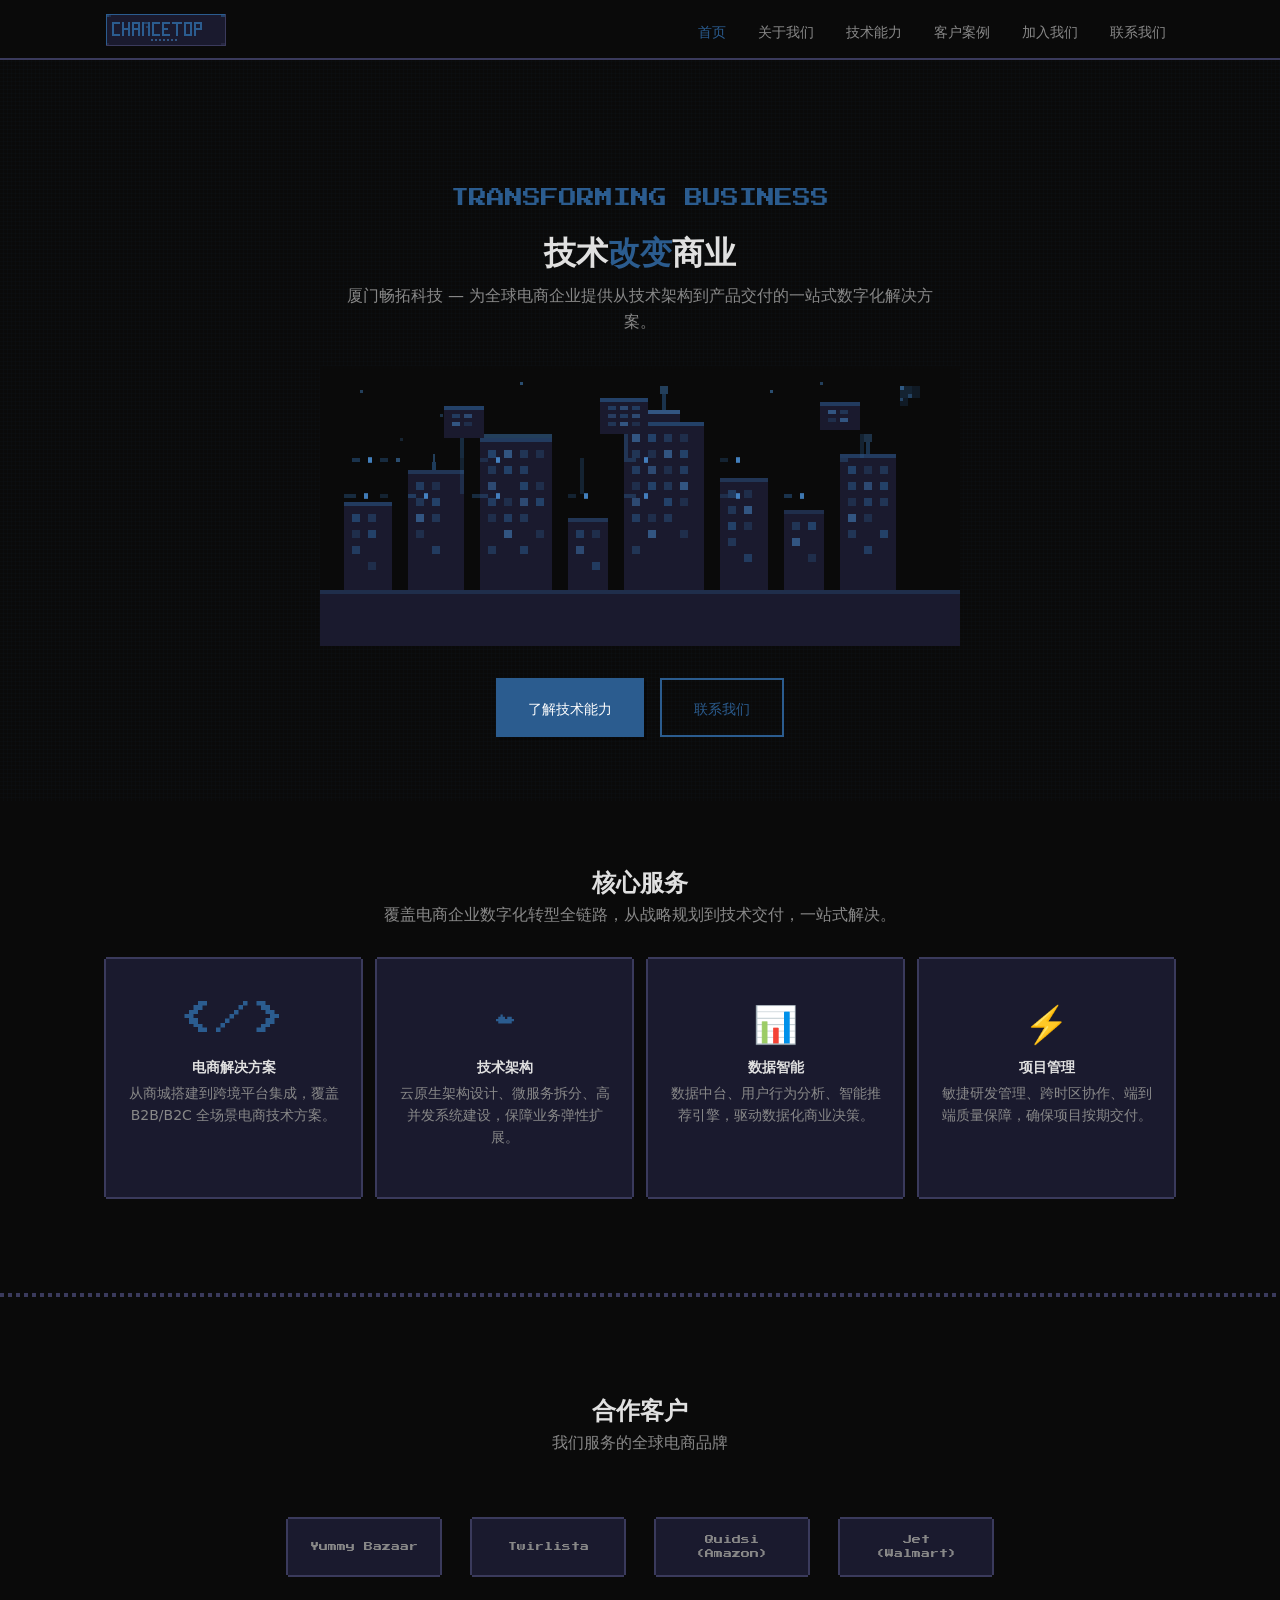
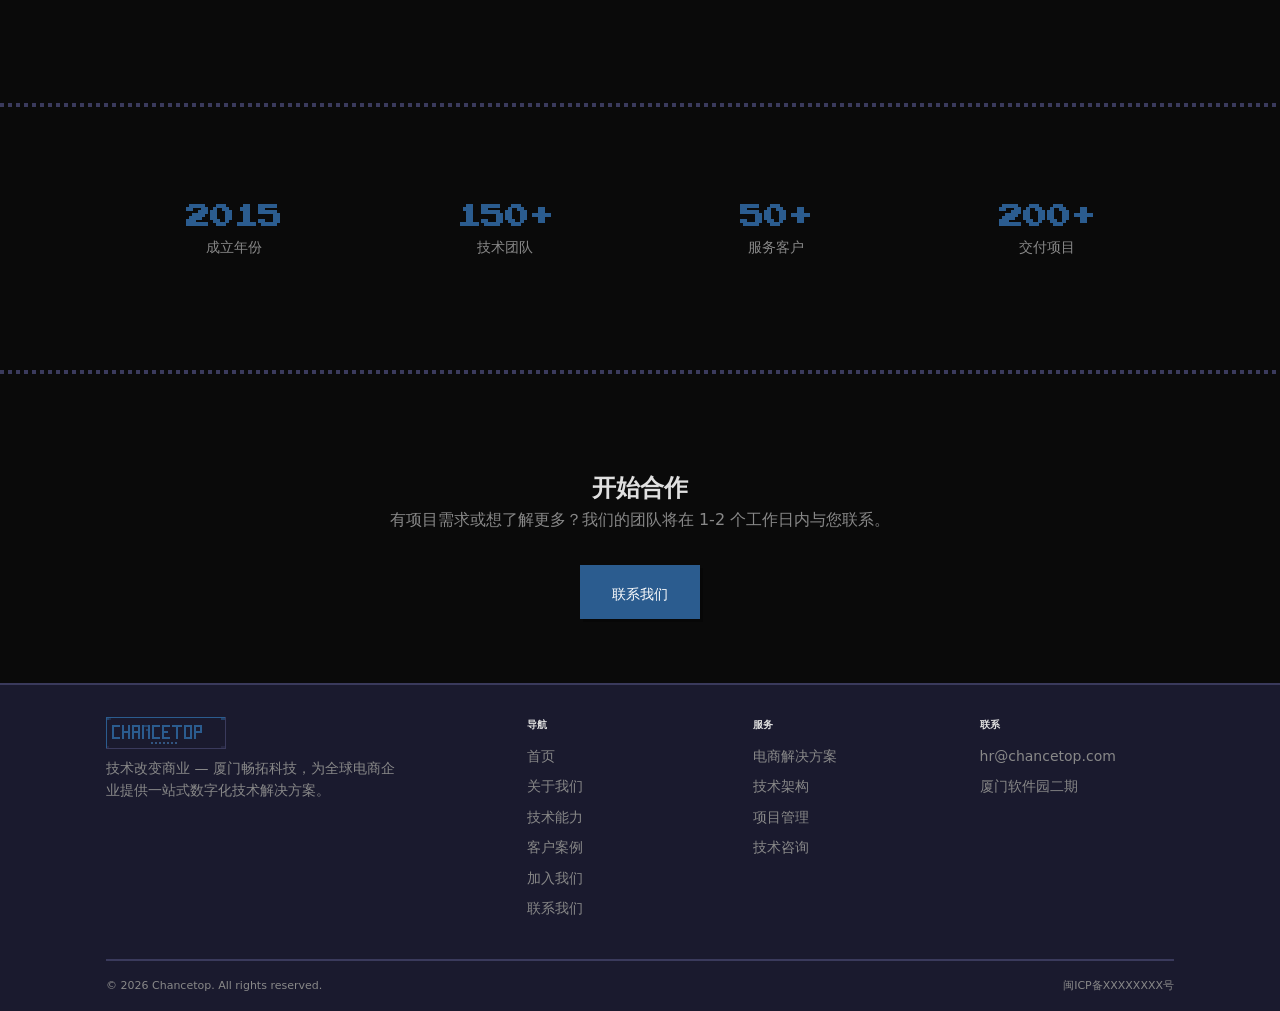
<file: chancetop-pixel/index.html>
<!DOCTYPE html>
<html lang="zh-CN">
<head>
  <meta charset="UTF-8" />
  <meta name="viewport" content="width=device-width, initial-scale=1.0" />
  <title>Chancetop — 技术改变商业</title>
  <meta name="description" content="厦门畅拓科技（Chancetop）—— 为全球电商企业提供一站式数字化技术解决方案。" />
  <link rel="preconnect" href="https://fonts.googleapis.com" />
  <link rel="preconnect" href="https://fonts.gstatic.com" crossorigin />
  <link href="https://fonts.googleapis.com/css2?family=Press+Start+2P&display=swap" rel="stylesheet" />
  <link rel="stylesheet" href="css/style.css" />
</head>
<body>
  <div id="nav-container">
    <noscript>
      <div style="background:#0a0a0a;border-bottom:2px solid #3a3a5c;padding:16px;text-align:center;font-family:system-ui,sans-serif;font-size:14px;color:#888;">
        <a href="index.html" style="color:#2b5c8f;margin:0 8px;">首页</a>
        <a href="about.html" style="color:#2b5c8f;margin:0 8px;">关于我们</a>
        <a href="services.html" style="color:#2b5c8f;margin:0 8px;">技术能力</a>
        <a href="cases.html" style="color:#2b5c8f;margin:0 8px;">客户案例</a>
        <a href="join.html" style="color:#2b5c8f;margin:0 8px;">加入我们</a>
        <a href="contact.html" style="color:#2b5c8f;margin:0 8px;">联系我们</a>
      </div>
    </noscript>
  </div>

  <!-- ============ HERO ============ -->
  <section class="hero">
    <div class="container hero-content">
      <div class="hero-sub fade-in">TRANSFORMING BUSINESS</div>
      <h1 class="fade-in">技术<span>改变</span>商业</h1>
      <p class="fade-in">厦门畅拓科技 — 为全球电商企业提供从技术架构到产品交付的一站式数字化解决方案。</p>

      <!-- Hero Pixel Illustration (Designer Mort) -->
      <div class="hero-visual fade-in">
        <img src="images/hero-pixel.svg" alt="Chancetop 像素城市天际线" class="hero-svg" />
      </div>

      <div class="hero-actions fade-in">
        <a href="services.html" class="btn btn-lg">了解技术能力</a>
        <a href="contact.html" class="btn btn-lg btn-outline">联系我们</a>
      </div>
    </div>
  </section>

  <!-- ============ SERVICE PREVIEW ============ -->
  <section class="section">
    <div class="container">
      <div class="section-header fade-in">
        <h2>核心服务</h2>
        <p>覆盖电商企业数字化转型全链路，从战略规划到技术交付，一站式解决。</p>
      </div>
      <div class="services-preview">
        <div class="service-card pixel-border fade-in">
          <div class="icon">&lt;/&gt;</div>
          <h3>电商解决方案</h3>
          <p>从商城搭建到跨境平台集成，覆盖 B2B/B2C 全场景电商技术方案。</p>
        </div>
        <div class="service-card pixel-border fade-in">
          <div class="icon">☁</div>
          <h3>技术架构</h3>
          <p>云原生架构设计、微服务拆分、高并发系统建设，保障业务弹性扩展。</p>
        </div>
        <div class="service-card pixel-border fade-in">
          <div class="icon">📊</div>
          <h3>数据智能</h3>
          <p>数据中台、用户行为分析、智能推荐引擎，驱动数据化商业决策。</p>
        </div>
        <div class="service-card pixel-border fade-in">
          <div class="icon">⚡</div>
          <h3>项目管理</h3>
          <p>敏捷研发管理、跨时区协作、端到端质量保障，确保项目按期交付。</p>
        </div>
      </div>
    </div>
  </section>

  <div class="pixel-divider"></div>

  <!-- ============ CLIENT LOGO WALL ============ -->
  <section class="section">
    <div class="container">
      <div class="section-header fade-in">
        <h2>合作客户</h2>
        <p>我们服务的全球电商品牌</p>
      </div>
      <div class="client-wall fade-in">
        <div class="client-item pixel-border">
          <div class="logo-placeholder">Yummy Bazaar</div>
        </div>
        <div class="client-item pixel-border">
          <div class="logo-placeholder">Twirlista</div>
        </div>
        <div class="client-item pixel-border">
          <div class="logo-placeholder">Quidsi<br/>(Amazon)</div>
        </div>
        <div class="client-item pixel-border">
          <div class="logo-placeholder">Jet<br/>(Walmart)</div>
        </div>
      </div>
    </div>
  </section>

  <div class="pixel-divider"></div>

  <!-- ============ STATS ============ -->
  <section class="section">
    <div class="container">
      <div class="stats-grid">
        <div class="stat-item fade-in">
          <h3>2015</h3>
          <p>成立年份</p>
        </div>
        <div class="stat-item fade-in">
          <h3>150+</h3>
          <p>技术团队</p>
        </div>
        <div class="stat-item fade-in">
          <h3>50+</h3>
          <p>服务客户</p>
        </div>
        <div class="stat-item fade-in">
          <h3>200+</h3>
          <p>交付项目</p>
        </div>
      </div>
    </div>
  </section>

  <div class="pixel-divider"></div>

  <!-- ============ CTA ============ -->
  <section class="cta-section">
    <div class="container">
      <h2 class="fade-in">开始合作</h2>
      <p class="fade-in">有项目需求或想了解更多？我们的团队将在 1-2 个工作日内与您联系。</p>
      <div class="fade-in">
        <a href="contact.html" class="btn btn-lg">联系我们</a>
      </div>
    </div>
  </section>

  <div id="footer-container"></div>

  <script defer src="js/main.js"></script>
</body>
</html>
</file>
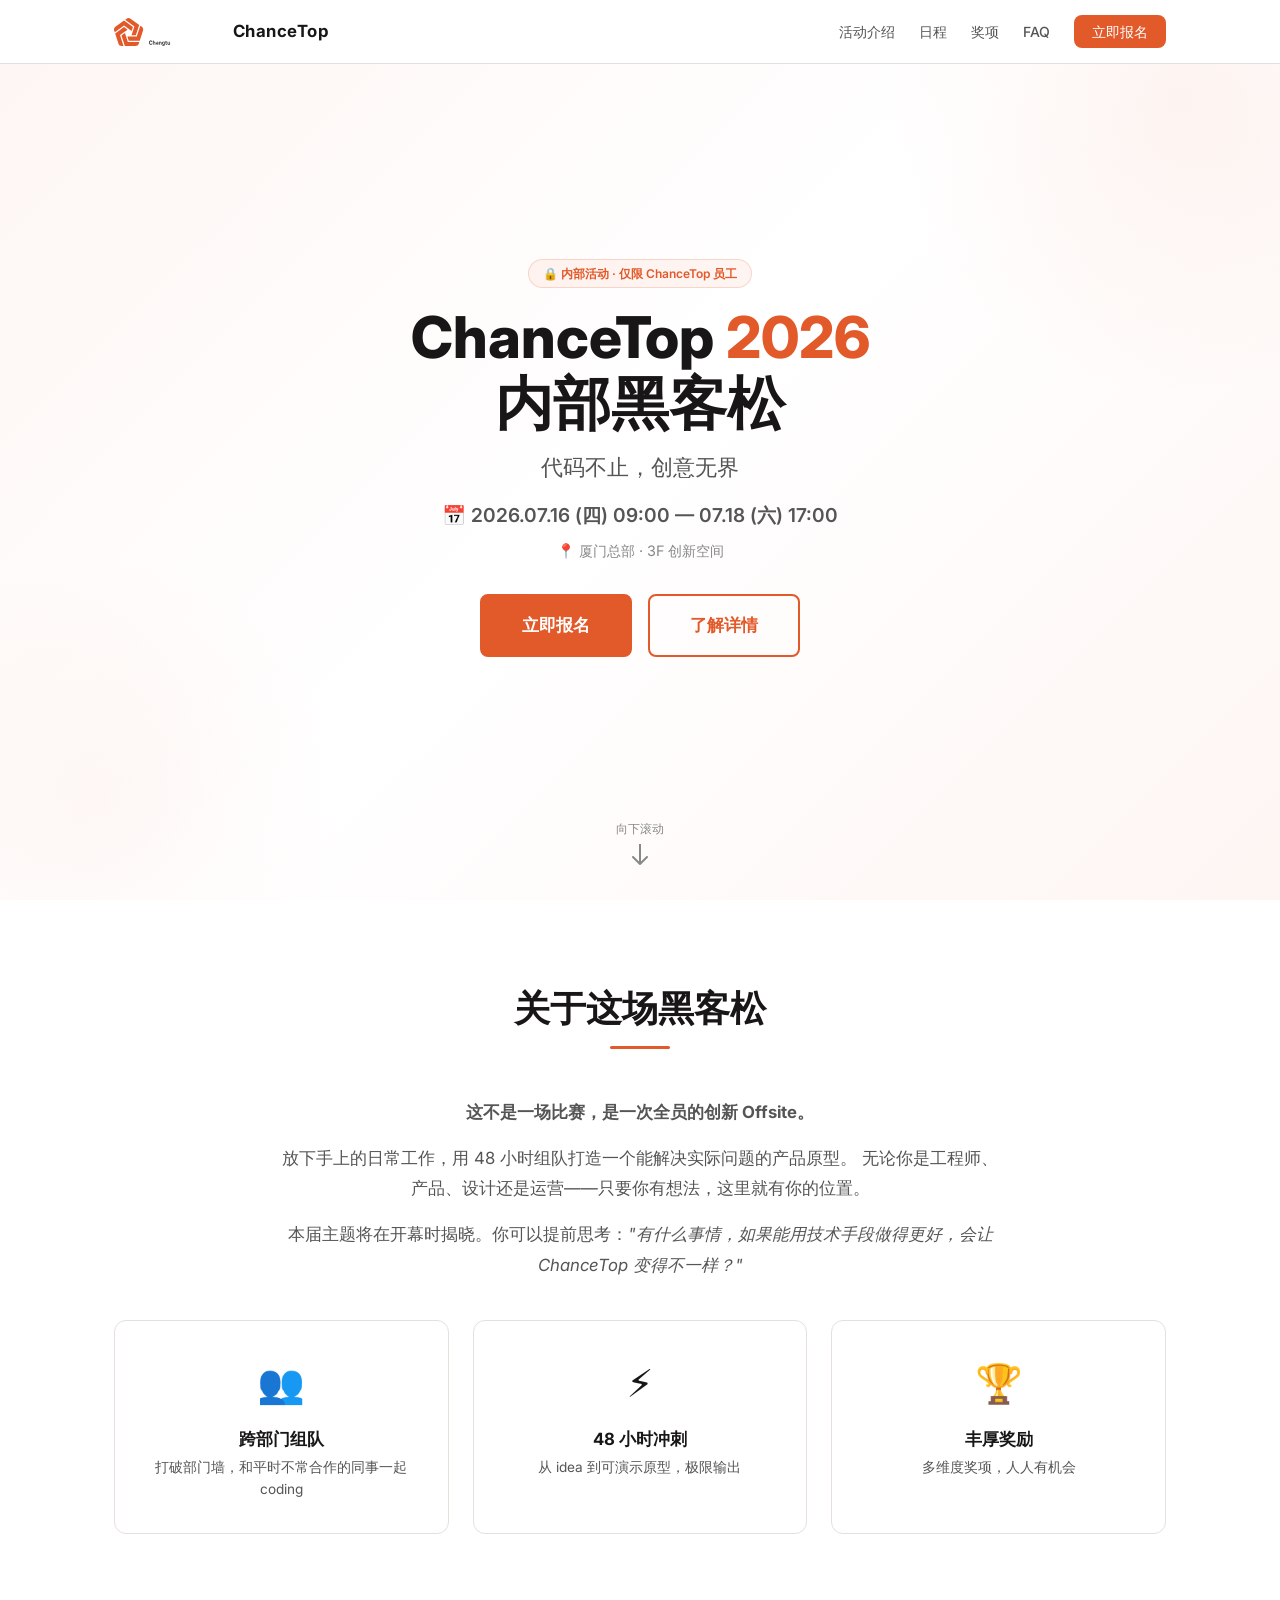
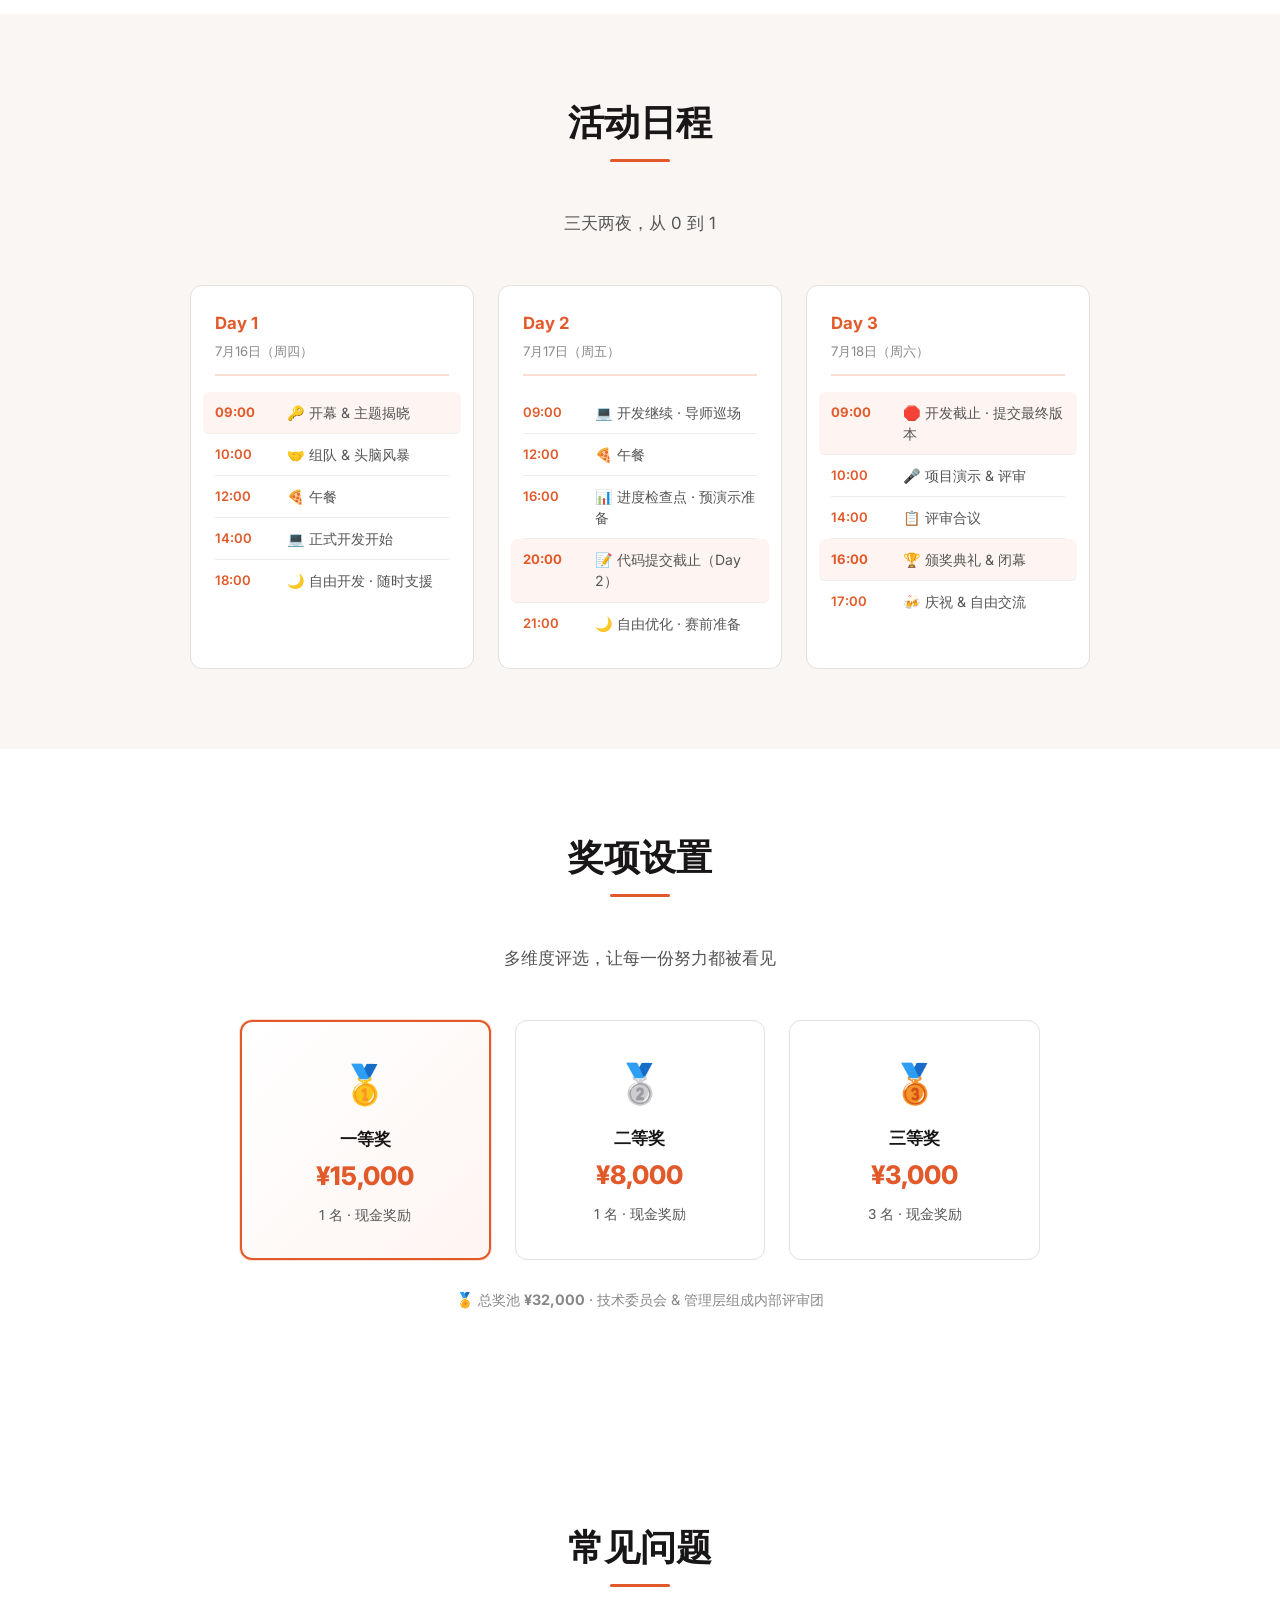
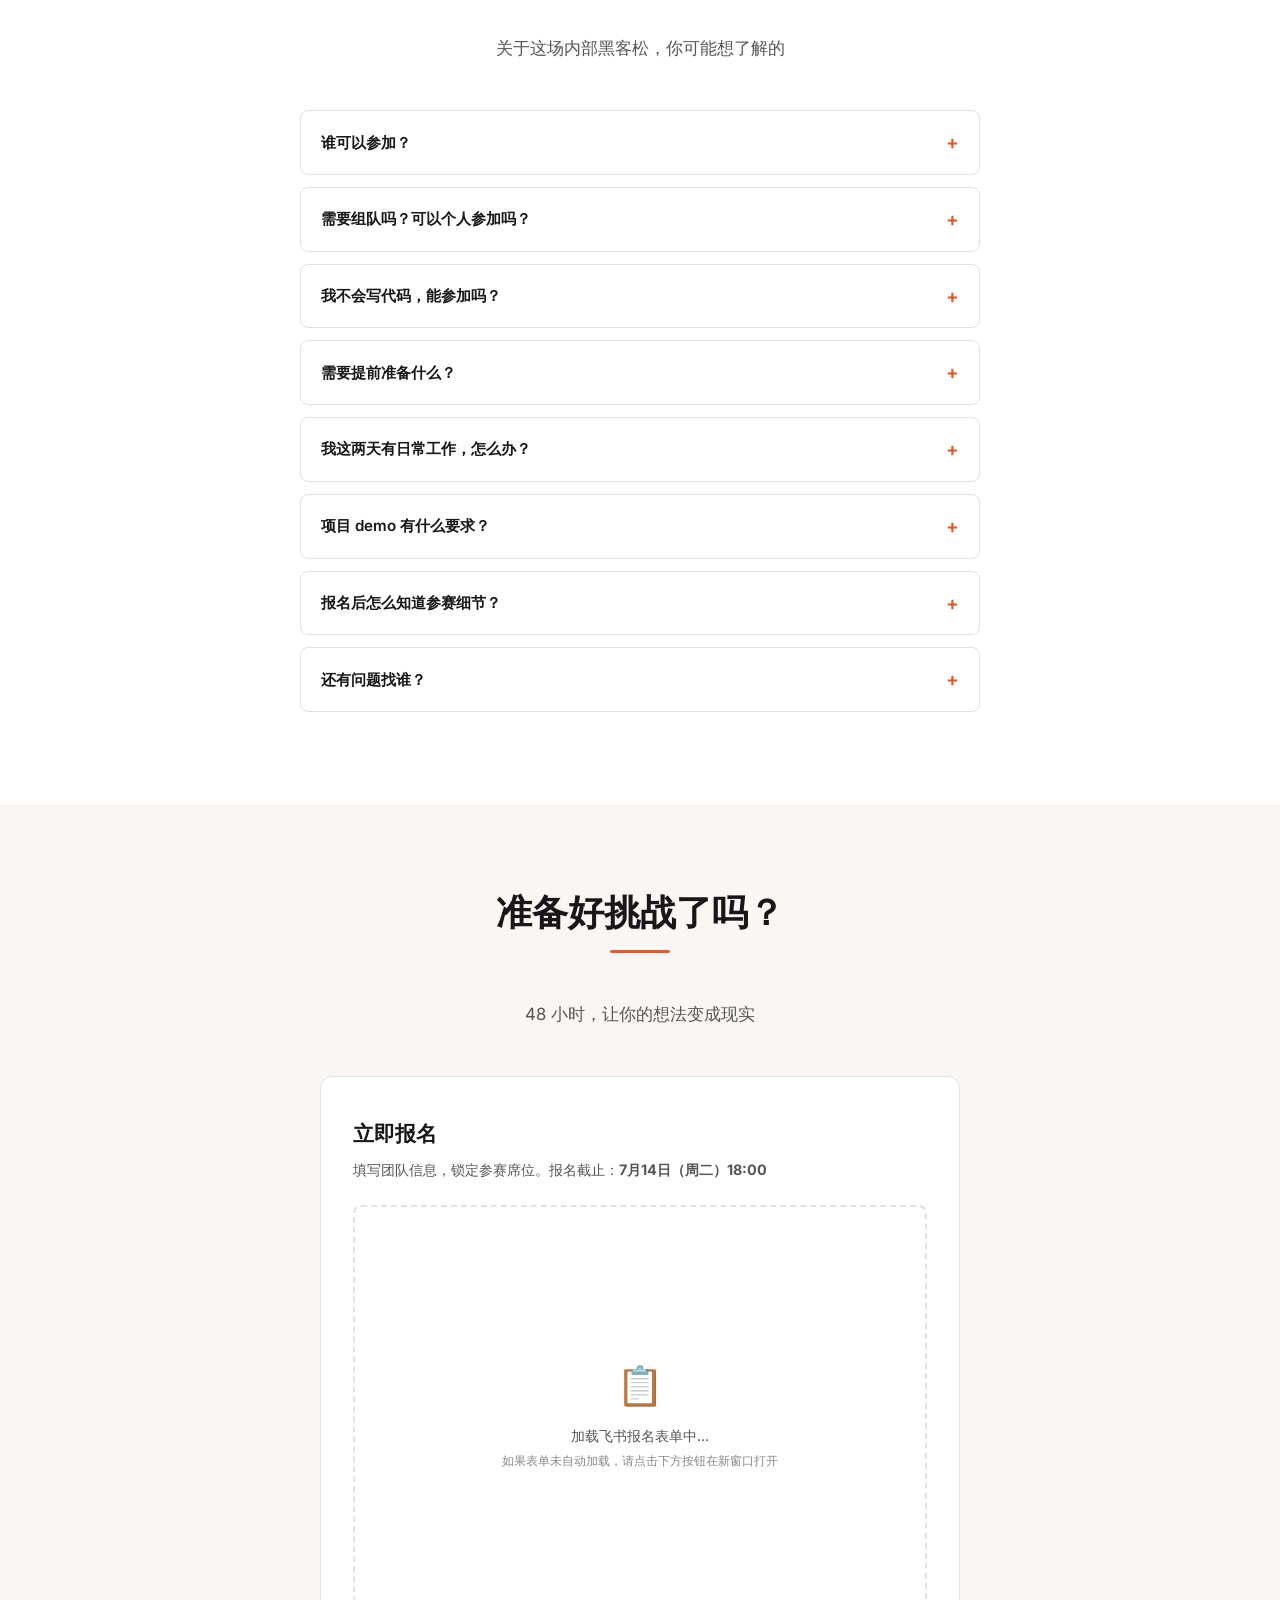
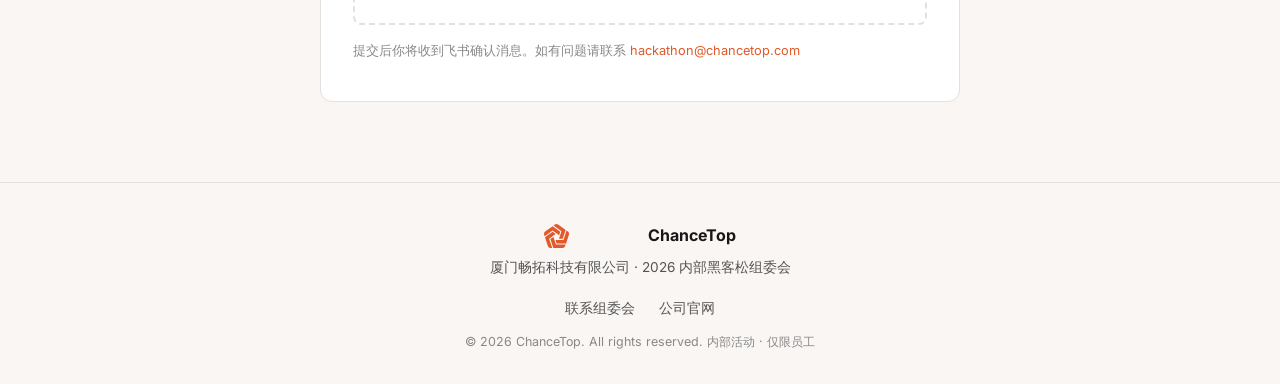
<file: hackathon-2026-july/index.html>
<!DOCTYPE html>
<html lang="zh-CN">
<head>
<meta charset="UTF-8">
<meta name="viewport" content="width=device-width, initial-scale=1.0">
<title>ChanceTop 2026 内部黑客松 | 创新 · 协作 · 未来</title>
<meta name="description" content="ChanceTop 2026 内部黑客松 — 面向全体内部员工。2026.07.16 - 07.18，内部创新大赛。">
<link rel="preconnect" href="https://fonts.googleapis.com">
<link rel="preconnect" href="https://fonts.gstatic.com" crossorigin>
<link href="https://fonts.googleapis.com/css2?family=Inter:wght@400;500;600;700;800&display=swap" rel="stylesheet">
<style>
/* ========== Reset & Variables ========== */
*,*::before,*::after{box-sizing:border-box;margin:0;padding:0}
:root{
  --orange:#E2592A;
  --orange-light:#f57c4a;
  --orange-dark:#c44e24;
  --orange-bg:rgba(226,89,42,.06);
  --orange-border:rgba(226,89,42,.2);
  --text-primary:#181616;
  --text-secondary:#555;
  --text-muted:#888;
  --bg:#FFFFFF;
  --bg-alt:#f9f6f4;
  --bg-card:#fff;
  --border:#e5e0dc;
  --radius:8px;
  --radius-lg:12px;
  --font-sans:'Inter','PingFang SC','Microsoft YaHei',system-ui,-apple-system,sans-serif;
  --space-xs:8px;
  --space-sm:16px;
  --space-md:24px;
  --space-lg:48px;
  --space-xl:80px;
  --space-xl-mobile:48px;
  --nav-h:64px;
  --max-w:1100px;
}
html{scroll-behavior:smooth;scroll-padding-top:calc(var(--nav-h) + 20px)}
body{
  font-family:var(--font-sans);
  background:var(--bg);
  color:var(--text-primary);
  line-height:1.6;
  -webkit-font-smoothing:antialiased;
}
::selection{background:var(--orange);color:#fff}
a{color:var(--orange);text-decoration:none}
a:hover{text-decoration:underline}
img{max-width:100%}

/* ========== Utilities ========== */
.container{max-width:var(--max-w);margin:0 auto;padding:0 24px}
.section{padding:var(--space-xl) 0}
.section-alt{background:var(--bg-alt)}
.section-title{
  font-size:clamp(1.5rem,3vw,2.25rem);
  font-weight:800;
  text-align:center;
  margin-bottom:8px;
  color:var(--text-primary);
}
.section-subtitle{
  text-align:center;
  color:var(--text-secondary);
  font-size:1.05rem;
  margin-bottom:var(--space-lg);
}
.section-divider{
  width:60px;height:3px;
  background:var(--orange);
  margin:0 auto var(--space-lg);
  border-radius:2px;
}
.btn{
  display:inline-flex;align-items:center;gap:8px;
  padding:14px 32px;
  font-size:1rem;font-weight:600;
  font-family:var(--font-sans);
  color:#fff;
  background:var(--orange);
  border:2px solid var(--orange);
  border-radius:var(--radius);
  cursor:pointer;text-decoration:none;
  transition:all .2s;
}
.btn:hover{background:var(--orange-dark);border-color:var(--orange-dark);transform:translateY(-1px);text-decoration:none}
.btn:active{transform:translateY(0)}
.btn-outline{
  background:transparent;color:var(--orange);
}
.btn-outline:hover{background:var(--orange-bg)}
.btn-lg{padding:16px 40px;font-size:1.05rem}
.btn-sm{padding:10px 20px;font-size:.85rem}

/* ========== Internal Badge ========== */
.internal-badge{
  display:inline-flex;align-items:center;gap:6px;
  padding:4px 14px;
  font-size:.75rem;font-weight:600;
  background:var(--orange-bg);
  border:1.5px solid var(--orange-border);
  border-radius:20px;
  color:var(--orange);
  margin-bottom:16px;
}

/* ========== Nav ========== */
nav{
  position:fixed;top:0;left:0;right:0;z-index:1000;
  height:var(--nav-h);
  background:rgba(255,255,255,.95);
  backdrop-filter:blur(12px);
  -webkit-backdrop-filter:blur(12px);
  border-bottom:1px solid var(--border);
}
nav .container{
  display:flex;align-items:center;justify-content:space-between;
  height:100%;
}
.nav-logo{
  display:flex;align-items:center;gap:10px;
  color:var(--text-primary);text-decoration:none;font-weight:700;
}
.nav-logo svg{height:28px;width:auto;display:block}
.nav-logo span{font-size:1.05rem;letter-spacing:.03em}
.nav-links{display:flex;gap:24px;list-style:none;align-items:center}
.nav-links a{
  color:var(--text-secondary);text-decoration:none;
  font-size:.875rem;font-weight:500;
  transition:color .2s;position:relative;
  white-space:nowrap;
}
.nav-links a::after{
  content:'';position:absolute;bottom:-4px;left:0;width:0;height:2px;
  background:var(--orange);transition:width .25s;
}
.nav-links a:hover{color:var(--text-primary)}
.nav-links a:hover::after{width:100%}
.nav-cta{
  padding:8px 18px;font-size:.85rem;
  border-radius:var(--radius);
  background:var(--orange);color:#fff !important;font-weight:600;
  border:none;cursor:pointer;transition:background .2s;
}
.nav-cta:hover{background:var(--orange-dark) !important}
.nav-cta::after{display:none !important}
.nav-toggle{display:none;flex-direction:column;gap:5px;cursor:pointer;background:none;border:none;padding:4px}
.nav-toggle span{display:block;width:24px;height:2px;background:var(--text-primary);border-radius:2px;transition:.3s}

/* ========== Hero ========== */
.hero{
  min-height:100vh;
  display:flex;align-items:center;justify-content:center;
  text-align:center;
  padding:var(--nav-h) 24px var(--space-lg);
  position:relative;
  overflow:hidden;
  background:
    linear-gradient(135deg, var(--orange-bg) 0%, #fff 50%, var(--orange-bg) 100%);
}
.hero-accent{
  position:absolute;pointer-events:none;
  width:600px;height:600px;border-radius:50%;
  background:radial-gradient(circle,rgba(226,89,42,.06) 0%,transparent 70%);
  top:-200px;right:-200px;
}
.hero-accent-2{
  position:absolute;pointer-events:none;
  width:500px;height:500px;border-radius:50%;
  background:radial-gradient(circle,rgba(226,89,42,.04) 0%,transparent 70%);
  bottom:-150px;left:-150px;
}
.hero-content{position:relative;z-index:1;max-width:780px}
.hero h1{
  font-size:clamp(2rem,5vw,3.6rem);
  font-weight:800;
  line-height:1.15;
  margin-bottom:12px;
  color:var(--text-primary);
}
.hero h1 .highlight{color:var(--orange)}
.hero-tagline{
  font-size:clamp(1.1rem,2vw,1.4rem);
  color:var(--text-secondary);
  margin-bottom:16px;
  font-weight:500;
}
.hero-date{
  font-size:clamp(1rem,2vw,1.2rem);
  color:var(--text-secondary);
  margin-bottom:8px;
  font-weight:600;
}
.hero-venue{
  font-size:.9rem;
  color:var(--text-muted);
  margin-bottom:32px;
}
.hero-actions{display:flex;gap:16px;justify-content:center;flex-wrap:wrap}
.hero-scroll-hint{
  position:absolute;bottom:32px;left:50%;transform:translateX(-50%);
  display:flex;flex-direction:column;align-items:center;gap:6px;
  color:var(--text-muted);font-size:.75rem;
  animation:bounce 2s infinite;z-index:1;
}
@keyframes bounce{
  0%,100%{transform:translateX(-50%) translateY(0)}
  50%{transform:translateX(-50%) translateY(8px)}
}

/* ========== About ========== */
.about-content{
  max-width:720px;margin:0 auto;
  text-align:center;
}
.about-content p{
  font-size:1.05rem;
  color:var(--text-secondary);
  line-height:1.8;
  margin-bottom:16px;
}
.about-highlights{
  display:grid;
  grid-template-columns:repeat(auto-fit,minmax(200px,1fr));
  gap:24px;
  margin-top:40px;
}
.about-highlight-card{
  text-align:center;
  padding:32px 20px;
  background:var(--bg-card);
  border:1px solid var(--border);
  border-radius:var(--radius-lg);
  transition:transform .3s,box-shadow .3s;
}
.about-highlight-card:hover{transform:translateY(-4px);box-shadow:0 8px 24px rgba(0,0,0,.06)}
.about-highlight-icon{font-size:2.4rem;margin-bottom:12px;display:block}
.about-highlight-card h3{font-size:1.05rem;font-weight:700;margin-bottom:4px}
.about-highlight-card p{font-size:.85rem;color:var(--text-secondary)}

/* ========== Schedule ========== */
.schedule-grid{
  display:grid;
  grid-template-columns:1fr 1fr 1fr;
  gap:24px;
  max-width:900px;margin:0 auto;
}
.schedule-day{
  background:var(--bg-card);
  border:1px solid var(--border);
  border-radius:var(--radius-lg);
  padding:24px;
}
.schedule-day h3{
  font-size:1.05rem;font-weight:700;
  color:var(--orange);
  margin-bottom:4px;
}
.schedule-day .day-date{
  font-size:.82rem;
  color:var(--text-muted);
  margin-bottom:16px;
  padding-bottom:12px;
  border-bottom:2px solid var(--orange-border);
}
.schedule-event{
  display:flex;gap:12px;
  padding:10px 0;
  border-bottom:1px solid #f0ece8;
}
.schedule-event:last-child{border-bottom:none}
.schedule-time{
  font-size:.82rem;font-weight:600;
  color:var(--orange);
  min-width:60px;
  flex-shrink:0;
}
.schedule-desc{font-size:.88rem;color:var(--text-secondary);line-height:1.5}
.schedule-event.highlight .schedule-time{font-weight:700}
.schedule-event.highlight{background:var(--orange-bg);margin:0 -12px;padding:10px 12px;border-radius:6px}

/* ========== Prizes ========== */
.prize-grid{
  display:grid;
  grid-template-columns:repeat(auto-fit,minmax(220px,1fr));
  gap:24px;
  max-width:800px;margin:0 auto;
}
.prize-card{
  background:var(--bg-card);
  border:1px solid var(--border);
  border-radius:var(--radius-lg);
  padding:32px 24px;
  text-align:center;
  transition:transform .3s,box-shadow .3s,border-color .3s;
  position:relative;
}
.prize-card:hover{transform:translateY(-4px);box-shadow:0 8px 24px rgba(0,0,0,.06)}
.prize-card.gold{
  border:2px solid var(--orange);
  box-shadow:0 0 0 1px var(--orange-border);
  background:linear-gradient(135deg,#fff,var(--orange-bg));
}
.prize-card.gold:hover{border-color:var(--orange-dark);box-shadow:0 0 0 2px var(--orange-border),0 8px 24px rgba(226,89,42,.1)}
.prize-icon{font-size:2.4rem;margin-bottom:10px;display:block}
.prize-name{font-size:1.05rem;font-weight:700;margin-bottom:4px}
.prize-amount{
  font-size:1.6rem;font-weight:800;
  color:var(--orange);
  margin-bottom:8px;
}
.prize-desc{font-size:.85rem;color:var(--text-secondary);line-height:1.5}

/* ========== FAQ ========== */
.faq-list{max-width:680px;margin:0 auto}
details.faq-item{
  border:1px solid var(--border);
  border-radius:var(--radius);
  margin-bottom:12px;
  overflow:hidden;
  transition:border-color .3s;
}
details.faq-item[open]{border-color:var(--orange-border)}
details.faq-item summary{
  padding:16px 20px;
  font-weight:600;
  font-size:.95rem;
  cursor:pointer;
  list-style:none;
  display:flex;
  justify-content:space-between;
  align-items:center;
  transition:color .2s;
  user-select:none;
}
details.faq-item summary::-webkit-details-marker{display:none}
details.faq-item summary::after{
  content:'+';
  font-size:1.2rem;
  color:var(--orange);
  transition:transform .3s;
  flex-shrink:0;
  margin-left:12px;
}
details.faq-item[open] summary::after{
  content:'−';
}
details.faq-item summary:hover{color:var(--orange)}
details.faq-item .faq-answer{
  padding:0 20px 16px;
  font-size:.9rem;
  color:var(--text-secondary);
  line-height:1.7;
}

/* ========== Registration ========== */
.registration{text-align:center}
.reg-wrap{
  max-width:640px;margin:0 auto;
  background:var(--bg-card);
  border:1px solid var(--border);
  border-radius:var(--radius-lg);
  padding:40px 32px;
}
.reg-wrap h3{font-size:1.3rem;font-weight:700;margin-bottom:8px}
.reg-wrap .reg-desc{color:var(--text-secondary);font-size:.9rem;margin-bottom:24px}
.feishu-form-wrap{
  width:100%;
  min-height:420px;
  border:2px dashed var(--border);
  border-radius:var(--radius);
  display:flex;align-items:center;justify-content:center;
  flex-direction:column;gap:16px;
  padding:40px 20px;
  transition:border-color .3s;
  position:relative;
}
.feishu-form-wrap.loaded{
  border-style:solid;
  border-color:transparent;
  padding:0;
  min-height:auto;
}
.feishu-form-wrap iframe{
  width:100%;
  border:none;
  display:none;
}
.feishu-form-wrap.loaded iframe{
  display:block;
  min-height:480px;
}
.feishu-form-placeholder{
  text-align:center;
}
.feishu-form-placeholder .placeholder-icon{font-size:2.4rem;display:block;margin-bottom:8px}
.feishu-form-placeholder p{font-size:.9rem;color:var(--text-secondary);margin-bottom:4px}
.feishu-form-placeholder .placeholder-note{font-size:.78rem;color:var(--text-muted)}
.feishu-form-error{
  display:none;
  text-align:center;
  padding:24px;
}
.feishu-form-error.show{display:block}
.feishu-form-error .error-icon{font-size:2.4rem;display:block;margin-bottom:8px}
.feishu-form-error p{font-size:.9rem;color:var(--text-secondary);margin-bottom:12px}
.reg-note{margin-top:16px;font-size:.8rem;color:var(--text-muted)}

/* ========== Footer ========== */
footer{
  border-top:1px solid var(--border);
  padding:40px 0 28px;
  text-align:center;
  background:var(--bg-alt);
}
footer .footer-brand{
  display:flex;align-items:center;justify-content:center;gap:10px;
  margin-bottom:8px;
}
footer .footer-brand svg{height:24px;width:auto}
footer .footer-brand span{font-size:1rem;font-weight:700;color:var(--text-primary)}
footer p{font-size:.85rem;color:var(--text-secondary);margin-bottom:4px}
footer .footer-links{
  display:flex;justify-content:center;gap:24px;
  margin:16px 0 12px;list-style:none;
}
footer .footer-links a{
  color:var(--text-secondary);text-decoration:none;
  font-size:.85rem;transition:color .2s;
}
footer .footer-links a:hover{color:var(--orange)}
footer .copyright{font-size:.78rem;color:var(--text-muted)}

/* ========== Scroll Reveal ========== */
.reveal{
  opacity:0;transform:translateY(30px);
  transition:opacity .7s ease,transform .7s ease;
}
.reveal.visible{opacity:1;transform:translateY(0)}

/* ========== Responsive ========== */
@media(max-width:1024px){
  .schedule-grid{gap:16px}
}
@media(max-width:768px){
  .section{padding:var(--space-xl-mobile) 0}
  .nav-links{
    position:fixed;top:var(--nav-h);left:0;right:0;
    flex-direction:column;gap:0;
    background:rgba(255,255,255,.98);
    backdrop-filter:blur(12px);
    border-bottom:1px solid var(--border);
    padding:12px 24px 16px;
    display:none;
  }
  .nav-links.open{display:flex}
  .nav-links a{padding:12px 0;border-bottom:1px solid #f0ece8;font-size:1rem}
  .nav-links a:last-child{border-bottom:none}
  .nav-links .nav-cta{margin-top:12px;text-align:center}
  .nav-toggle{display:flex}
  .schedule-grid{grid-template-columns:1fr}
  .prize-grid{grid-template-columns:1fr}
  .reg-wrap{padding:28px 20px}
  .hero-actions{flex-direction:column;align-items:center}
  .about-highlights{grid-template-columns:repeat(2,1fr)}
}
@media(max-width:480px){
  .hero{padding-top:calc(var(--nav-h) + 40px)}
  .btn,.btn-lg{width:100%;justify-content:center}
  .schedule-day{padding:20px}
  .about-highlights{grid-template-columns:1fr}
}
@media(max-width:360px){
  .container{padding:0 16px}
  .section-title{font-size:1.3rem}
  .hero h1{font-size:1.6rem}
}
</style>
</head>
<body>

<!-- ==================== Nav ==================== -->
<nav>
  <div class="container">
    <a href="#home" class="nav-logo">
      <svg width="105" height="27" viewBox="0 0 105 27" fill="none" xmlns="http://www.w3.org/2000/svg">
        <g clip-path="url(#clip0_nav)">
          <path d="M25.3469 7.40735L26.8571 8.50101C27.9703 9.30767 28.4374 10.7348 28.0092 12.0379L24.8097 21.8498H14.2147L12.9225 17.894H21.8437H21.9216L25.3469 7.40735ZM19.664 8.18299L16.8849 16.7073H21.0653L24.3348 6.6705L15.9507 0.604999C14.8375 -0.201666 13.3273 -0.201666 12.2141 0.604999L10.7038 1.69865L19.664 8.18299ZM23.8444 24.8127L24.4205 23.0442H13.3506L13.2961 22.8736L10.5715 14.52L7.19295 16.9632L10.4625 27H20.8239C22.2018 27 23.424 26.1158 23.8444 24.8127ZM5.7917 16.5056L5.83062 16.4823L13.0704 11.239L9.69183 8.79575L1.12088 15.0009L4.32039 24.8127C4.74855 26.1158 5.96296 27 7.34086 27H9.20918L7.91692 23.0442L5.7917 16.5056ZM9.69183 7.32203L16.9705 12.5886L18.2628 8.63286L9.69183 2.42775L1.30772 8.50101C0.194504 9.30767 -0.272578 10.7348 0.15558 12.0379L0.731648 13.8064L9.69183 7.32203Z" fill="#E2592A"/>
          <path d="M35.4904 21.7803C36.2767 21.7803 36.736 22.0983 36.9384 22.6878C36.9851 22.8196 36.9539 22.8817 36.8294 22.9282L36.5335 23.0291C36.409 23.0678 36.3545 23.0523 36.3078 22.9127C36.191 22.5792 35.9341 22.4163 35.4904 22.4163C34.9377 22.4163 34.6341 22.6878 34.6341 23.1919V24.3942C34.6341 24.8906 34.9377 25.1698 35.4904 25.1698C35.9419 25.1698 36.191 24.9992 36.3078 24.6657C36.3623 24.526 36.4168 24.5028 36.5413 24.5493L36.8294 24.6501C36.9539 24.6967 36.9928 24.7587 36.9461 24.8906C36.7437 25.4801 36.2767 25.8058 35.4904 25.8058C34.5095 25.8058 33.9646 25.2629 33.9646 24.3864V23.1919C33.9646 22.3232 34.5095 21.7803 35.4904 21.7803Z" fill="#181616"/>
          <path d="M38.1528 21.8655V22.8971C38.1995 22.8738 38.4797 22.8195 38.7911 22.8195C39.554 22.8195 39.8965 23.2228 39.8965 23.9132V25.5497C39.8965 25.6739 39.8576 25.7204 39.7331 25.7204H39.445C39.3205 25.7204 39.2816 25.6739 39.2816 25.5497V23.9287C39.2816 23.5796 39.0792 23.3935 38.6977 23.3935C38.433 23.3935 38.1995 23.4478 38.145 23.4788V25.5497C38.145 25.6739 38.1061 25.7204 37.9815 25.7204H37.6857C37.5611 25.7204 37.5222 25.6739 37.5222 25.5497V21.8655C37.5222 21.7414 37.5611 21.6948 37.6857 21.6948H37.9815C38.1139 21.7026 38.1528 21.7414 38.1528 21.8655Z" fill="#181616"/>
          <path d="M41.6559 22.8271C42.5278 22.8271 42.8002 23.308 42.8002 23.9441V25.3557C42.8002 25.5496 42.7613 25.6039 42.6056 25.666C42.411 25.7513 42.084 25.8056 41.6481 25.8056C40.7061 25.8056 40.457 25.4876 40.457 24.9214C40.457 24.2698 40.8151 24.0449 41.6714 24.0449C41.8816 24.0449 42.0918 24.0682 42.1852 24.0682V23.913C42.1852 23.5718 42.0529 23.3779 41.6481 23.3779C41.3834 23.3779 41.1966 23.4632 41.0876 23.6416C41.0097 23.7579 40.9786 23.7734 40.8618 23.7269L40.6516 23.6338C40.5349 23.5795 40.496 23.5175 40.5582 23.3856C40.7373 23.0366 41.1032 22.8271 41.6559 22.8271ZM41.5936 24.5646C41.1888 24.5646 41.0798 24.6964 41.0798 24.9214C41.0798 25.1463 41.1654 25.2859 41.578 25.2859C41.8505 25.2859 42.014 25.2627 42.1074 25.2394C42.1463 25.2239 42.1697 25.2161 42.1697 25.1618V24.5878C42.0685 24.5878 41.8038 24.5646 41.5936 24.5646Z" fill="#181616"/>
          <path d="M44.7231 22.8271C45.4782 22.8271 45.8285 23.2305 45.8285 23.9208V25.5574C45.8285 25.6815 45.7896 25.728 45.6651 25.728H45.3692C45.2447 25.728 45.2058 25.6815 45.2058 25.5574V23.9363C45.2058 23.5795 45.0111 23.4011 44.6219 23.4011C44.4117 23.4011 44.2482 23.4321 44.1081 23.4709C44.0848 23.4787 44.0692 23.502 44.0692 23.5252V25.5496C44.0692 25.6737 44.0303 25.7203 43.9057 25.7203H43.6099C43.4853 25.7203 43.4464 25.6737 43.4464 25.5496V23.3158C43.4464 23.1452 43.4853 23.0754 43.6566 23.0055C43.8824 22.9202 44.2093 22.8271 44.7231 22.8271Z" fill="#181616"/>
          <path d="M47.6423 22.8271C48.0705 22.8271 48.4208 22.9125 48.6076 22.9978C48.7789 23.0831 48.8022 23.1219 48.8022 23.3003V25.8211C48.8022 26.5347 48.4675 27.0078 47.6267 27.0078C47.0507 27.0078 46.7081 26.8062 46.5213 26.4882C46.4435 26.3718 46.459 26.2787 46.5836 26.2167L46.786 26.1003C46.9105 26.0383 46.9728 26.0538 47.0584 26.1624C47.1674 26.3408 47.3231 26.4416 47.6112 26.4416C47.9848 26.4416 48.1794 26.24 48.1794 25.8521V25.5807C48.016 25.6272 47.798 25.6815 47.5411 25.6815C46.7782 25.6815 46.4357 25.2704 46.4357 24.5878V23.9673C46.4357 23.2305 46.8249 22.8271 47.6423 22.8271ZM47.689 23.4011C47.2608 23.4011 47.0584 23.5873 47.0584 23.9906V24.5646C47.0584 24.9059 47.2608 25.0998 47.6423 25.0998C47.8681 25.0998 48.0549 25.0532 48.195 25.0222V23.5252C48.195 23.4864 48.1872 23.4787 48.1483 23.4632C48.0237 23.4321 47.8603 23.4011 47.689 23.4011Z" fill="#181616"/>
          <path d="M50.4059 22.4163V22.905H51.0131C51.1377 22.905 51.1766 22.9437 51.1766 23.0678V23.316C51.1766 23.4401 51.1377 23.4867 51.0131 23.4867H50.4059V24.5803C50.4059 25.1155 50.5616 25.2086 51.0053 25.2086C51.1299 25.2086 51.1766 25.2474 51.1766 25.3792V25.6274C51.1766 25.7593 51.1377 25.7981 51.0053 25.7981C50.1257 25.8214 49.7831 25.5421 49.7831 24.6036V23.4867H49.4173C49.2927 23.4867 49.2538 23.4401 49.2538 23.316V23.0678C49.2538 22.9437 49.2927 22.905 49.4173 22.905H49.7831V22.4163C49.7831 22.2922 49.8221 22.2534 49.9466 22.2534H50.2347C50.367 22.2534 50.4059 22.2922 50.4059 22.4163Z" fill="#181616"/>
          <path d="M54.0414 23.0677V25.3093C54.0414 25.4799 54.0024 25.542 53.8312 25.6118C53.621 25.6971 53.294 25.8057 52.788 25.8057C52.0251 25.8057 51.6748 25.3946 51.6748 24.712V23.0677C51.6748 22.9436 51.7137 22.9048 51.8383 22.9048H52.1341C52.2587 22.9048 52.2976 22.9436 52.2976 23.0677V24.6888C52.2976 25.0533 52.4922 25.2239 52.8814 25.2239C53.0916 25.2239 53.2317 25.2007 53.3719 25.1619C53.4186 25.1464 53.4341 25.1154 53.4341 25.0688V23.0677C53.4341 22.9436 53.4731 22.9048 53.5976 22.9048H53.8857C54.0024 22.9048 54.0414 22.9436 54.0414 23.0677Z" fill="#181616"/>
        </g>
        <defs><clipPath id="clip0_nav"><rect width="105" height="27" fill="white"/></clipPath></defs>
      </svg>
      <span>ChanceTop</span>
    </a>
    <button class="nav-toggle" aria-label="菜单" onclick="toggleNav()">
      <span></span><span></span><span></span>
    </button>
    <ul class="nav-links">
      <li><a href="#about" onclick="closeNav()">活动介绍</a></li>
      <li><a href="#schedule" onclick="closeNav()">日程</a></li>
      <li><a href="#prizes" onclick="closeNav()">奖项</a></li>
      <li><a href="#faq" onclick="closeNav()">FAQ</a></li>
      <li><a href="#register" class="nav-cta" onclick="closeNav()">立即报名</a></li>
    </ul>
  </div>
</nav>

<!-- ==================== Hero ==================== -->
<section class="hero" id="home">
  <div class="hero-accent"></div>
  <div class="hero-accent-2"></div>
  <div class="hero-content">
    <div class="internal-badge">🔒 内部活动 · 仅限 ChanceTop 员工</div>
    <h1>ChanceTop <span class="highlight">2026</span><br>内部黑客松</h1>
    <p class="hero-tagline">代码不止，创意无界</p>
    <p class="hero-date">📅 2026.07.16 (四) 09:00 — 07.18 (六) 17:00</p>
    <p class="hero-venue">📍 厦门总部 · 3F 创新空间</p>
    <div class="hero-actions">
      <a href="#register" class="btn btn-lg">立即报名</a>
      <a href="#about" class="btn btn-lg btn-outline">了解详情</a>
    </div>
  </div>
  <div class="hero-scroll-hint">
    <span>向下滚动</span>
    <svg width="16" height="24" viewBox="0 0 16 24" fill="none"><path d="M8 0v20M1 13l7 7 7-7" stroke="#888" stroke-width="2" stroke-linecap="round" stroke-linejoin="round"/></svg>
  </div>
</section>

<!-- ==================== About ==================== -->
<section class="section" id="about">
  <div class="container">
    <h2 class="section-title reveal">关于这场黑客松</h2>
    <div class="section-divider reveal"></div>
    <div class="about-content reveal">
      <p>
        <strong>这不是一场比赛，是一次全员的创新 Offsite。</strong>
      </p>
      <p>
        放下手上的日常工作，用 48 小时组队打造一个能解决实际问题的产品原型。
        无论你是工程师、产品、设计还是运营——只要你有想法，这里就有你的位置。
      </p>
      <p>
        本届主题将在开幕时揭晓。你可以提前思考：<em>"有什么事情，如果能用技术手段做得更好，会让 ChanceTop 变得不一样？"</em>
      </p>
    </div>
    <div class="about-highlights reveal">
      <div class="about-highlight-card">
        <span class="about-highlight-icon">👥</span>
        <h3>跨部门组队</h3>
        <p>打破部门墙，和平时不常合作的同事一起 coding</p>
      </div>
      <div class="about-highlight-card">
        <span class="about-highlight-icon">⚡</span>
        <h3>48 小时冲刺</h3>
        <p>从 idea 到可演示原型，极限输出</p>
      </div>
      <div class="about-highlight-card">
        <span class="about-highlight-icon">🏆</span>
        <h3>丰厚奖励</h3>
        <p>多维度奖项，人人有机会</p>
      </div>
    </div>
  </div>
</section>

<!-- ==================== Schedule ==================== -->
<section class="section section-alt" id="schedule">
  <div class="container">
    <h2 class="section-title reveal">活动日程</h2>
    <div class="section-divider reveal"></div>
    <p class="section-subtitle reveal">三天两夜，从 0 到 1</p>
    <div class="schedule-grid reveal">
      <!-- Day 1 -->
      <div class="schedule-day">
        <h3>Day 1</h3>
        <p class="day-date">7月16日（周四）</p>
        <div class="schedule-event highlight">
          <span class="schedule-time">09:00</span>
          <span class="schedule-desc">🔑 开幕 &amp; 主题揭晓</span>
        </div>
        <div class="schedule-event">
          <span class="schedule-time">10:00</span>
          <span class="schedule-desc">🤝 组队 &amp; 头脑风暴</span>
        </div>
        <div class="schedule-event">
          <span class="schedule-time">12:00</span>
          <span class="schedule-desc">🍕 午餐</span>
        </div>
        <div class="schedule-event">
          <span class="schedule-time">14:00</span>
          <span class="schedule-desc">💻 正式开发开始</span>
        </div>
        <div class="schedule-event">
          <span class="schedule-time">18:00</span>
          <span class="schedule-desc">🌙 自由开发 · 随时支援</span>
        </div>
      </div>
      <!-- Day 2 -->
      <div class="schedule-day">
        <h3>Day 2</h3>
        <p class="day-date">7月17日（周五）</p>
        <div class="schedule-event">
          <span class="schedule-time">09:00</span>
          <span class="schedule-desc">💻 开发继续 · 导师巡场</span>
        </div>
        <div class="schedule-event">
          <span class="schedule-time">12:00</span>
          <span class="schedule-desc">🍕 午餐</span>
        </div>
        <div class="schedule-event">
          <span class="schedule-time">16:00</span>
          <span class="schedule-desc">📊 进度检查点 · 预演示准备</span>
        </div>
        <div class="schedule-event highlight">
          <span class="schedule-time">20:00</span>
          <span class="schedule-desc">📝 代码提交截止（Day 2）</span>
        </div>
        <div class="schedule-event">
          <span class="schedule-time">21:00</span>
          <span class="schedule-desc">🌙 自由优化 · 赛前准备</span>
        </div>
      </div>
      <!-- Day 3 -->
      <div class="schedule-day">
        <h3>Day 3</h3>
        <p class="day-date">7月18日（周六）</p>
        <div class="schedule-event highlight">
          <span class="schedule-time">09:00</span>
          <span class="schedule-desc">🛑 开发截止 · 提交最终版本</span>
        </div>
        <div class="schedule-event">
          <span class="schedule-time">10:00</span>
          <span class="schedule-desc">🎤 项目演示 &amp; 评审</span>
        </div>
        <div class="schedule-event">
          <span class="schedule-time">14:00</span>
          <span class="schedule-desc">📋 评审合议</span>
        </div>
        <div class="schedule-event highlight">
          <span class="schedule-time">16:00</span>
          <span class="schedule-desc">🏆 颁奖典礼 &amp; 闭幕</span>
        </div>
        <div class="schedule-event">
          <span class="schedule-time">17:00</span>
          <span class="schedule-desc">🍻 庆祝 &amp; 自由交流</span>
        </div>
      </div>
    </div>
  </div>
</section>

<!-- ==================== Prizes ==================== -->
<section class="section" id="prizes">
  <div class="container">
    <h2 class="section-title reveal">奖项设置</h2>
    <div class="section-divider reveal"></div>
    <p class="section-subtitle reveal">多维度评选，让每一份努力都被看见</p>
    <div class="prize-grid reveal">
      <div class="prize-card gold">
        <span class="prize-icon">🥇</span>
        <h3 class="prize-name">一等奖</h3>
        <p class="prize-amount">¥15,000</p>
        <p class="prize-desc">1 名 · 现金奖励</p>
      </div>
      <div class="prize-card">
        <span class="prize-icon">🥈</span>
        <h3 class="prize-name">二等奖</h3>
        <p class="prize-amount">¥8,000</p>
        <p class="prize-desc">1 名 · 现金奖励</p>
      </div>
      <div class="prize-card">
        <span class="prize-icon">🥉</span>
        <h3 class="prize-name">三等奖</h3>
        <p class="prize-amount">¥3,000</p>
        <p class="prize-desc">3 名 · 现金奖励</p>
      </div>
    </div>
    <p class="section-subtitle" style="margin-top:28px;font-size:.9rem;color:var(--text-muted)">
      🏅 总奖池 <strong>¥32,000</strong> · 技术委员会 &amp; 管理层组成内部评审团
    </p>
  </div>
</section>

<!-- ==================== FAQ ==================== -->
<section class="section" id="faq">
  <div class="container">
    <h2 class="section-title reveal">常见问题</h2>
    <div class="section-divider reveal"></div>
    <p class="section-subtitle reveal">关于这场内部黑客松，你可能想了解的</p>
    <div class="faq-list reveal">
      <details class="faq-item">
        <summary>谁可以参加？</summary>
        <div class="faq-answer">
          <strong>全体 ChanceTop 在职员工均可参加。</strong> 不限部门、不限职级、不限技术背景。产品、设计、运营、市场——只要你有想法，都欢迎组队参加。
        </div>
      </details>
      <details class="faq-item">
        <summary>需要组队吗？可以个人参加吗？</summary>
        <div class="faq-answer">
          建议组队参加（2-5 人），鼓励跨部门组队。如果你暂时没有队伍，可以在开幕式后的组队环节现场找队友——我们会安排破冰和组队环节。
        </div>
      </details>
      <details class="faq-item">
        <summary>我不会写代码，能参加吗？</summary>
        <div class="faq-answer">
          <strong>当然可以！</strong> 一个好的项目不仅需要开发，还需要设计、产品思路、商业判断、演示演讲。非技术背景的队员在团队中同样关键。而且——这也是学一点代码的好机会 😄
        </div>
      </details>
      <details class="faq-item">
        <summary>需要提前准备什么？</summary>
        <div class="faq-answer">
          带上你的笔记本电脑和充电器即可。如果你有想做的 idea，可以先记下来——但不需要提前完成任何代码。所有开发将在活动期间 48 小时内完成。
        </div>
      </details>
      <details class="faq-item">
        <summary>我这两天有日常工作，怎么办？</summary>
        <div class="faq-answer">
          内部黑客松是得到公司支持的全员活动。建议提前协调好工作安排，尽可能全程参与。如果有不可协调的时间冲突，也可以选择部分时段参与——组队时和队友说明即可。
        </div>
      </details>
      <details class="faq-item">
        <summary>项目 demo 有什么要求？</summary>
        <div class="faq-answer">
          每个团队有 <strong>5 分钟演示 + 3 分钟评委提问</strong>。可以展示原型、PPT、录屏或 live demo——只要能清晰表达你的 idea 和实现。重点不是代码量，而是创意完整度和解决问题的思路。
        </div>
      </details>
      <details class="faq-item">
        <summary>报名后怎么知道参赛细节？</summary>
        <div class="faq-answer">
          报名成功后，组委会将通过飞书通知群发送赛前指引，包括赛程详情、场地指引、组队群入口等。请留意飞书消息。
        </div>
      </details>
      <details class="faq-item">
        <summary>还有问题找谁？</summary>
        <div class="faq-answer">
          联系本次黑客松组委会：飞书联系 <strong>PM Richard</strong>，或发邮件至 <a href="mailto:hackathon@chancetop.com">hackathon@chancetop.com</a>。
        </div>
      </details>
    </div>
  </div>
</section>

<!-- ==================== Registration ==================== -->
<section class="section section-alt" id="register">
  <div class="container">
    <h2 class="section-title reveal">准备好挑战了吗？</h2>
    <div class="section-divider reveal"></div>
    <p class="section-subtitle reveal">48 小时，让你的想法变成现实</p>
    <div class="reg-wrap reveal">
      <h3>立即报名</h3>
      <p class="reg-desc">填写团队信息，锁定参赛席位。报名截止：<strong>7月14日（周二）18:00</strong></p>
      <div id="feishuForm" class="feishu-form-wrap">
        <div class="feishu-form-placeholder">
          <span class="placeholder-icon">📋</span>
          <p>加载飞书报名表单中...</p>
          <p class="placeholder-note">如果表单未自动加载，请点击下方按钮在新窗口打开</p>
        </div>
        <div id="feishuFormError" class="feishu-form-error">
          <span class="error-icon">⚠️</span>
          <p>表单加载失败，请在新窗口打开</p>
          <a id="feishuFallbackLink" href="#" target="_blank" rel="noopener" class="btn btn-sm">在新窗口打开报名表</a>
        </div>
        <iframe id="feishuIframe" src="" title="飞书报名表单" loading="lazy" allow="fullscreen"></iframe>
      </div>
      <p class="reg-note">
        提交后你将收到飞书确认消息。如有问题请联系 <a href="mailto:hackathon@chancetop.com">hackathon@chancetop.com</a>
      </p>
    </div>
  </div>
</section>

<!-- ==================== Footer ==================== -->
<footer>
  <div class="container">
    <div class="footer-brand">
      <svg width="105" height="27" viewBox="0 0 105 27" fill="none" xmlns="http://www.w3.org/2000/svg">
        <g clip-path="url(#clip0_footer)">
          <path d="M25.3469 7.40735L26.8571 8.50101C27.9703 9.30767 28.4374 10.7348 28.0092 12.0379L24.8097 21.8498H14.2147L12.9225 17.894H21.8437H21.9216L25.3469 7.40735ZM19.664 8.18299L16.8849 16.7073H21.0653L24.3348 6.6705L15.9507 0.604999C14.8375 -0.201666 13.3273 -0.201666 12.2141 0.604999L10.7038 1.69865L19.664 8.18299ZM23.8444 24.8127L24.4205 23.0442H13.3506L13.2961 22.8736L10.5715 14.52L7.19295 16.9632L10.4625 27H20.8239C22.2018 27 23.424 26.1158 23.8444 24.8127ZM5.7917 16.5056L5.83062 16.4823L13.0704 11.239L9.69183 8.79575L1.12088 15.0009L4.32039 24.8127C4.74855 26.1158 5.96296 27 7.34086 27H9.20918L7.91692 23.0442L5.7917 16.5056ZM9.69183 7.32203L16.9705 12.5886L18.2628 8.63286L9.69183 2.42775L1.30772 8.50101C0.194504 9.30767 -0.272578 10.7348 0.15558 12.0379L0.731648 13.8064L9.69183 7.32203Z" fill="#E2592A"/>
        </g>
        <defs><clipPath id="clip0_footer"><rect width="105" height="27" fill="white"/></clipPath></defs>
      </svg>
      <span>ChanceTop</span>
    </div>
    <p>厦门畅拓科技有限公司 · 2026 内部黑客松组委会</p>
    <ul class="footer-links">
      <li><a href="mailto:hackathon@chancetop.com">联系组委会</a></li>
      <li><a href="https://www.chancetop.com" target="_blank" rel="noopener">公司官网</a></li>
    </ul>
    <p class="copyright">© 2026 ChanceTop. All rights reserved. 内部活动 · 仅限员工</p>
  </div>
</section>

<!-- ==================== Scripts ==================== -->
<script>
// ========== Navigation Toggle ==========
function toggleNav(){
  document.querySelector('.nav-links').classList.toggle('open');
}
function closeNav(){
  document.querySelector('.nav-links').classList.remove('open');
}

// ========== Scroll Reveal ==========
const revealObserver = new IntersectionObserver((entries)=>{
  entries.forEach(entry=>{
    if(entry.isIntersecting){
      entry.target.classList.add('visible');
    }
  });
}, {threshold:.1});
document.querySelectorAll('.reveal').forEach(el=>revealObserver.observe(el));

// ========== Feishu Form Embed ==========
(function(){
  const wrap = document.getElementById('feishuForm');
  const iframe = document.getElementById('feishuIframe');
  const error = document.getElementById('feishuFormError');
  const fallbackLink = document.getElementById('feishuFallbackLink');

  // ——— 配置区：PM 填入飞书表单 URL 即可生效 ———
  const FEISHU_FORM_URL = '';  // ← PM 在此填入飞书表单链接
  const FEISHU_FALLBACK_URL = FEISHU_FORM_URL;

  if(!FEISHU_FORM_URL){
    // 表单 URL 未配置：显示占位提示
    return;
  }

  // 设置 iframe 和 fallback 链接
  iframe.src = FEISHU_FORM_URL;
  fallbackLink.href = FEISHU_FALLBACK_URL;

  // iframe 加载成功
  iframe.onload = function(){
    wrap.classList.add('loaded');
  };

  // iframe 加载超时回退（10 秒）
  let loaded = false;
  iframe.onload = function(){
    loaded = true;
    wrap.classList.add('loaded');
  };
  setTimeout(function(){
    if(!loaded){
      error.classList.add('show');
      // 仍然显示 iframe，但不标记为 loaded
    }
  }, 10000);
})();
</script>
</body>
</html>
</file>
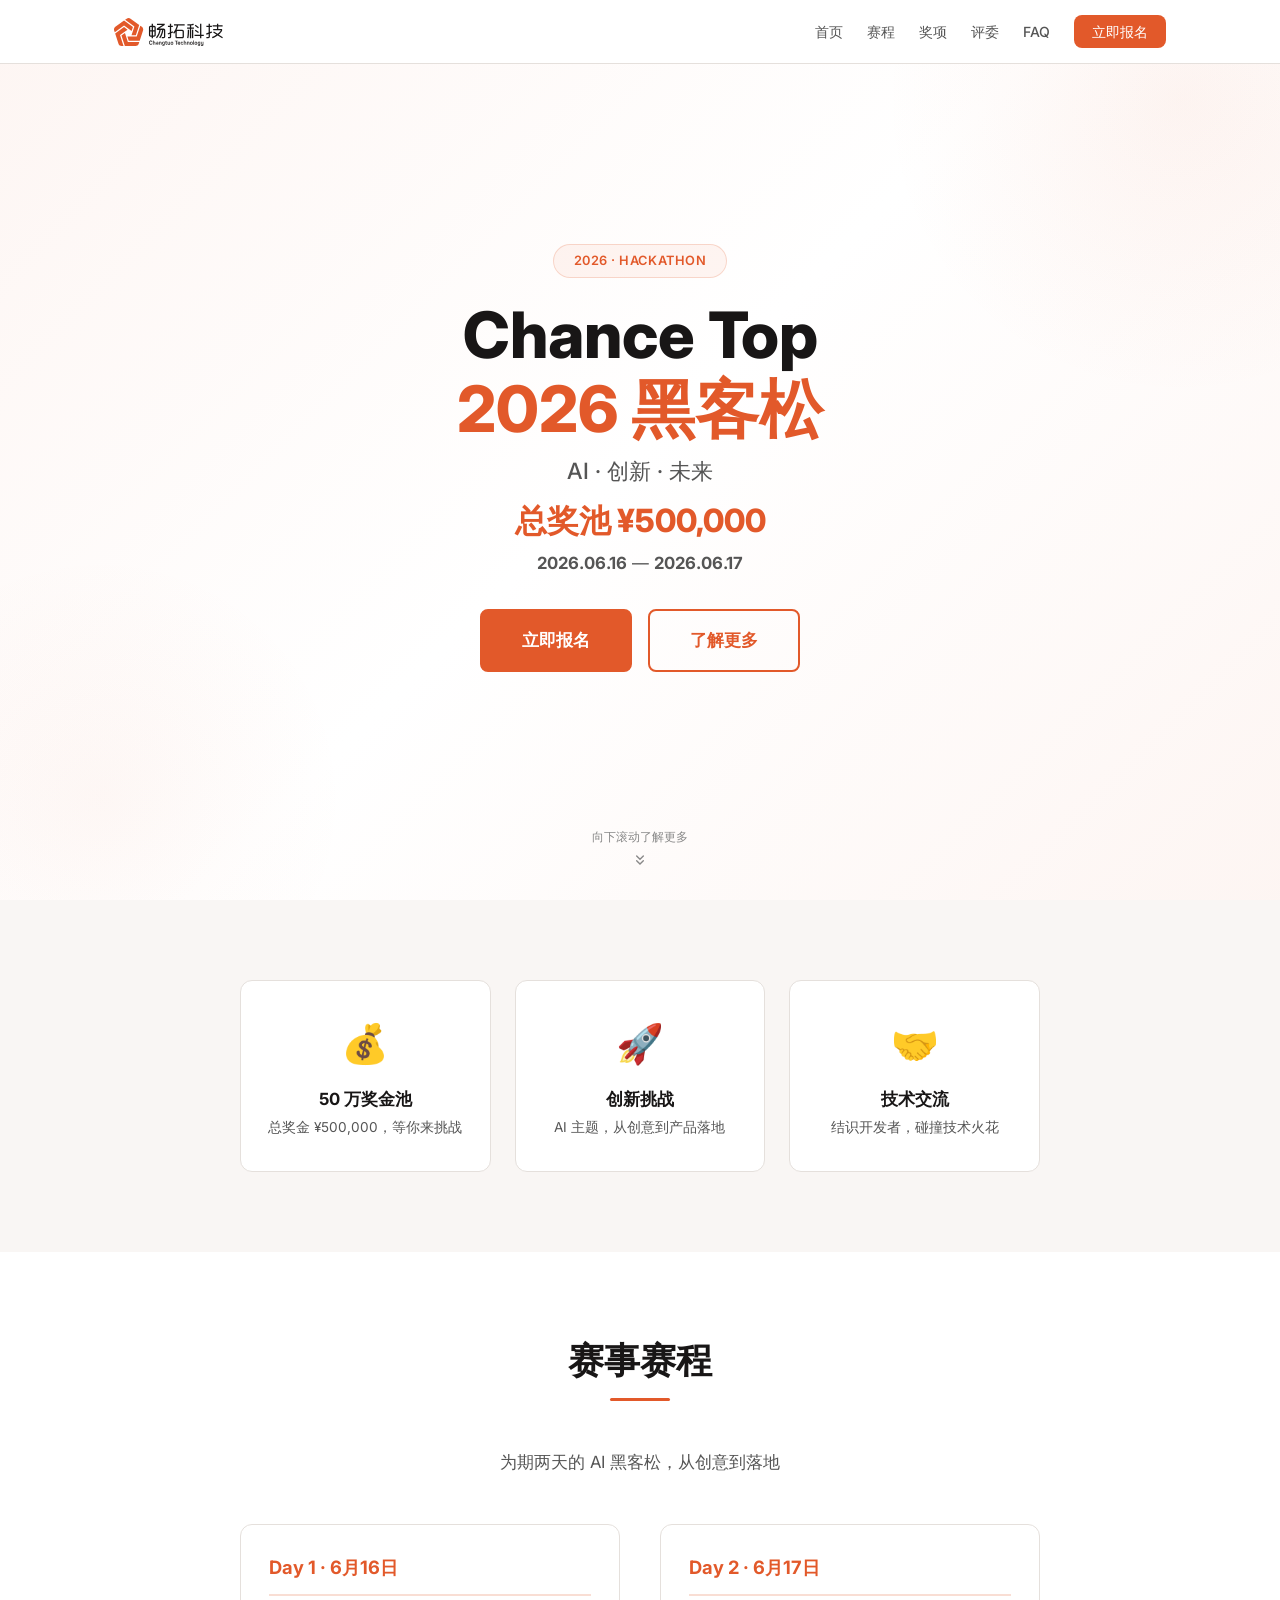
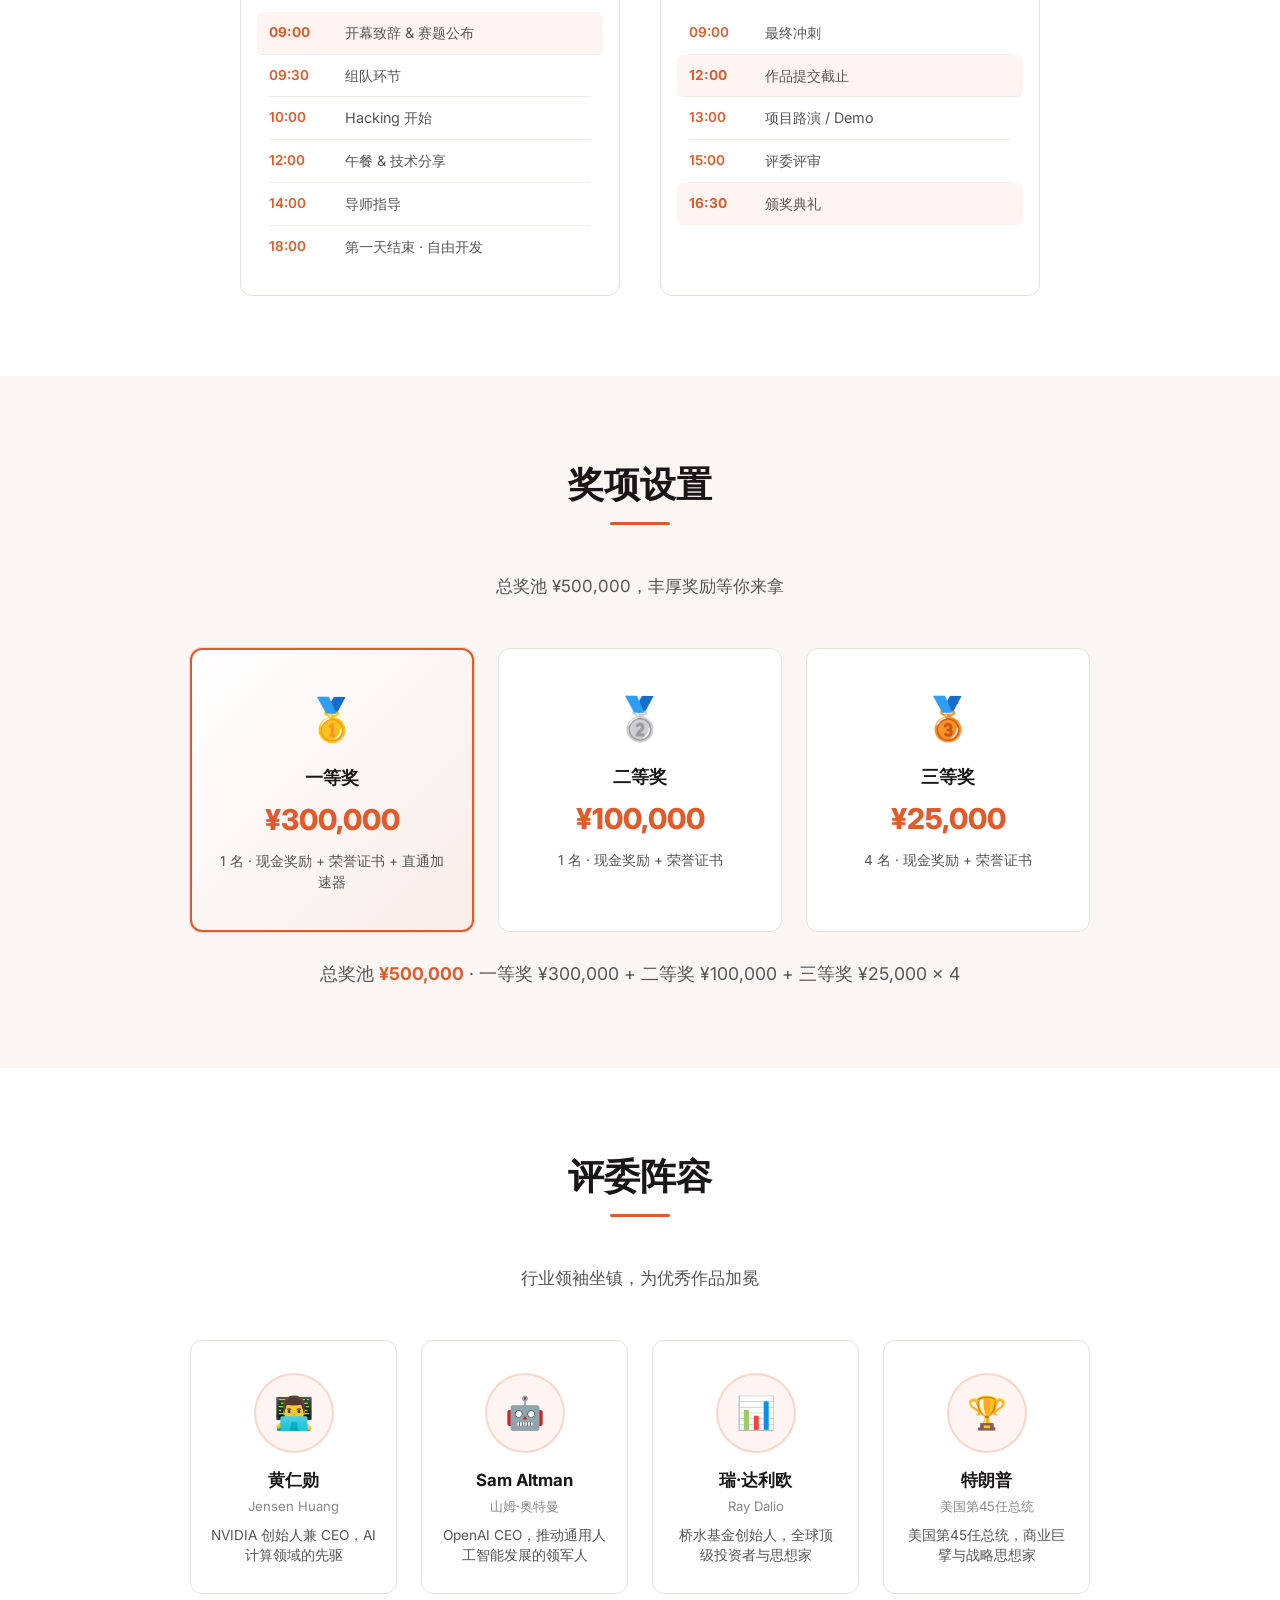
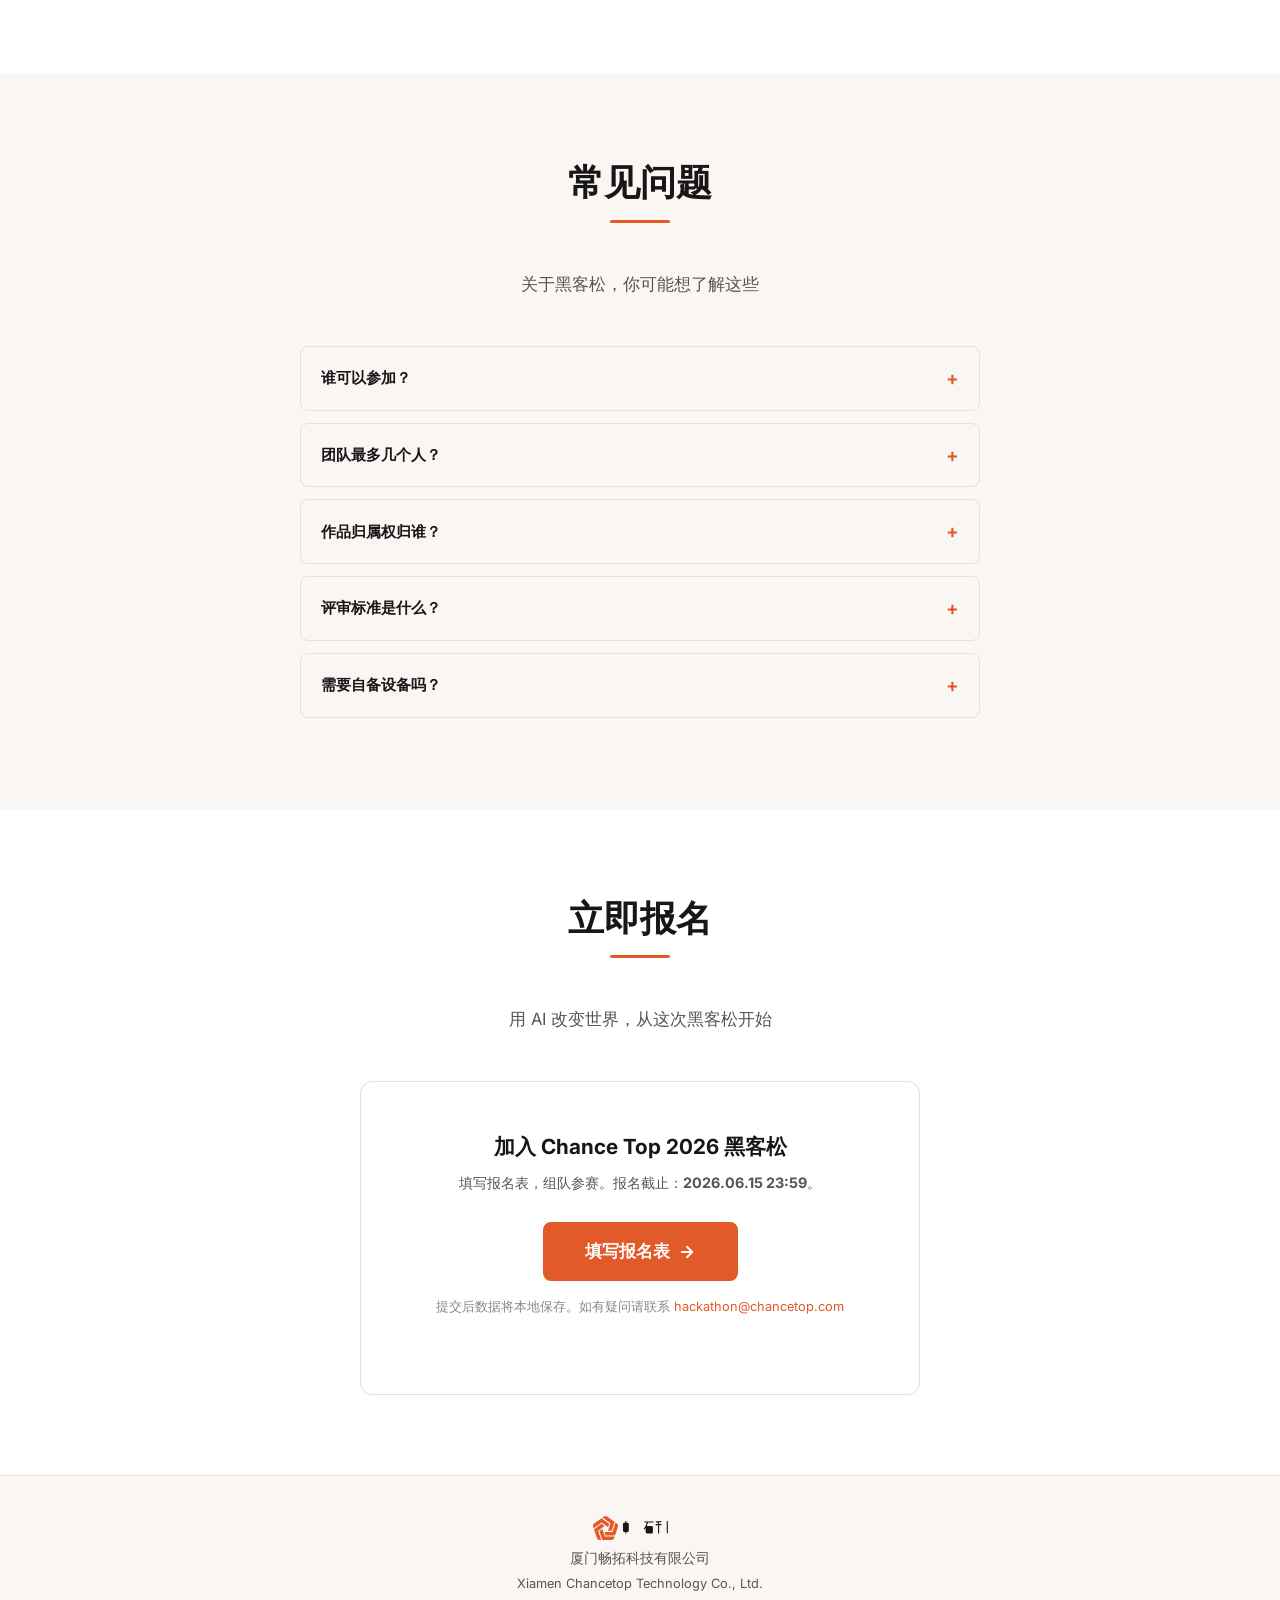
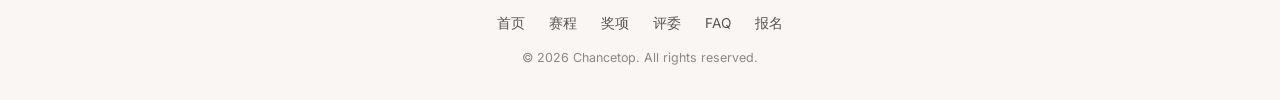
<file: hackathon-2026/index.html>
<!DOCTYPE html>
<html lang="zh-CN">
<head>
<meta charset="UTF-8">
<meta name="viewport" content="width=device-width, initial-scale=1.0">
<title>Chance Top 2026 黑客松 | AI · 创新 · 未来</title>
<meta name="description" content="Chance Top 2026 黑客松 — 以 AI 为主题，汇聚创新力量。2026.06.16 - 06.17，总奖池 ¥500,000。">
<link rel="preconnect" href="https://fonts.googleapis.com">
<link rel="preconnect" href="https://fonts.gstatic.com" crossorigin>
<link href="https://fonts.googleapis.com/css2?family=Inter:wght@400;500;600;700;800&display=swap" rel="stylesheet">
<style>
/* ========== Reset & Variables ========== */
*,*::before,*::after{box-sizing:border-box;margin:0;padding:0}
:root{
  --orange:#E2592A;
  --orange-light:#f57c4a;
  --orange-dark:#c44e24;
  --orange-bg:rgba(226,89,42,.06);
  --orange-border:rgba(226,89,42,.2);
  --text-primary:#181616;
  --text-secondary:#555;
  --text-muted:#888;
  --bg:#FFFFFF;
  --bg-alt:#f9f6f4;
  --bg-card:#fff;
  --border:#e5e0dc;
  --radius:8px;
  --radius-lg:12px;
  --font-sans:'Inter','PingFang SC','Microsoft YaHei',system-ui,-apple-system,sans-serif;
  --space-xs:8px;
  --space-sm:16px;
  --space-md:24px;
  --space-lg:48px;
  --space-xl:80px;
  --space-xl-mobile:48px;
  --nav-h:64px;
  --max-w:1100px;
}
html{scroll-behavior:smooth;scroll-padding-top:calc(var(--nav-h) + 20px)}
body{
  font-family:var(--font-sans);
  background:var(--bg);
  color:var(--text-primary);
  line-height:1.6;
  -webkit-font-smoothing:antialiased;
}
::selection{background:var(--orange);color:#fff}
a{color:var(--orange);text-decoration:none}
a:hover{text-decoration:underline}
img{max-width:100%}

/* ========== Utilities ========== */
.container{max-width:var(--max-w);margin:0 auto;padding:0 24px}
.section{padding:var(--space-xl) 0}
.section-alt{background:var(--bg-alt)}
.section-title{
  font-size:clamp(1.5rem,3vw,2.25rem);
  font-weight:800;
  text-align:center;
  margin-bottom:8px;
  color:var(--text-primary);
}
.section-subtitle{
  text-align:center;
  color:var(--text-secondary);
  font-size:1.05rem;
  margin-bottom:var(--space-lg);
}
.section-divider{
  width:60px;height:3px;
  background:var(--orange);
  margin:0 auto var(--space-lg);
  border-radius:2px;
}
.btn{
  display:inline-flex;align-items:center;gap:8px;
  padding:14px 32px;
  font-size:1rem;font-weight:600;
  font-family:var(--font-sans);
  color:#fff;
  background:var(--orange);
  border:2px solid var(--orange);
  border-radius:var(--radius);
  cursor:pointer;text-decoration:none;
  transition:all .2s;
}
.btn:hover{background:var(--orange-dark);border-color:var(--orange-dark);transform:translateY(-1px);text-decoration:none}
.btn:active{transform:translateY(0)}
.btn-outline{
  background:transparent;color:var(--orange);
}
.btn-outline:hover{background:var(--orange-bg)}
.btn-lg{padding:16px 40px;font-size:1.05rem}
.btn-sm{padding:10px 20px;font-size:.85rem}

/* ========== Nav ========== */
nav{
  position:fixed;top:0;left:0;right:0;z-index:1000;
  height:var(--nav-h);
  background:rgba(255,255,255,.95);
  backdrop-filter:blur(12px);
  -webkit-backdrop-filter:blur(12px);
  border-bottom:1px solid var(--border);
}
nav .container{
  display:flex;align-items:center;justify-content:space-between;
  height:100%;
}
.nav-logo{
  display:flex;align-items:center;gap:10px;
  color:var(--text-primary);text-decoration:none;font-weight:700;
}
.nav-logo svg{height:28px;width:auto;display:block}
.nav-logo span{font-size:1.05rem;letter-spacing:.03em}
.nav-links{display:flex;gap:24px;list-style:none;align-items:center}
.nav-links a{
  color:var(--text-secondary);text-decoration:none;
  font-size:.875rem;font-weight:500;
  transition:color .2s;position:relative;
  white-space:nowrap;
}
.nav-links a::after{
  content:'';position:absolute;bottom:-4px;left:0;width:0;height:2px;
  background:var(--orange);transition:width .25s;
}
.nav-links a:hover{color:var(--text-primary)}
.nav-links a:hover::after{width:100%}
.nav-cta{
  padding:8px 18px;font-size:.85rem;
  border-radius:var(--radius);
  background:var(--orange);color:#fff !important;font-weight:600;
  border:none;cursor:pointer;transition:background .2s;
}
.nav-cta:hover{background:var(--orange-dark) !important}
.nav-cta::after{display:none !important}
.nav-toggle{display:none;flex-direction:column;gap:5px;cursor:pointer;background:none;border:none;padding:4px}
.nav-toggle span{display:block;width:24px;height:2px;background:var(--text-primary);border-radius:2px;transition:.3s}

/* ========== Hero ========== */
.hero{
  min-height:100vh;
  display:flex;align-items:center;justify-content:center;
  text-align:center;
  padding:var(--nav-h) 24px var(--space-lg);
  position:relative;
  overflow:hidden;
  background:
    linear-gradient(135deg, var(--orange-bg) 0%, #fff 50%, var(--orange-bg) 100%);
}
.hero-accent{
  position:absolute;pointer-events:none;
  width:600px;height:600px;border-radius:50%;
  background:radial-gradient(circle,rgba(226,89,42,.06) 0%,transparent 70%);
  top:-200px;right:-200px;
}
.hero-accent-2{
  position:absolute;pointer-events:none;
  width:500px;height:500px;border-radius:50%;
  background:radial-gradient(circle,rgba(226,89,42,.04) 0%,transparent 70%);
  bottom:-150px;left:-150px;
}
.hero-content{position:relative;z-index:1;max-width:780px}
.hero-badge{
  display:inline-block;
  padding:6px 20px;
  font-size:.8rem;font-weight:600;
  color:var(--orange);
  border:1.5px solid var(--orange-border);
  border-radius:20px;
  background:var(--orange-bg);
  margin-bottom:20px;
  letter-spacing:.04em;
}
.hero h1{
  font-size:clamp(2.2rem,6vw,4rem);
  font-weight:800;
  line-height:1.15;
  margin-bottom:8px;
  color:var(--text-primary);
}
.hero h1 .highlight{color:var(--orange)}
.hero-tagline{
  font-size:clamp(1.1rem,2vw,1.4rem);
  color:var(--text-secondary);
  margin-bottom:6px;
  font-weight:500;
}
.hero-prize{
  font-size:clamp(1.4rem,3vw,2rem);
  font-weight:800;
  color:var(--orange);
  margin-bottom:4px;
}
.hero-date{
  font-size:1.05rem;
  color:var(--text-secondary);
  margin-bottom:32px;
}
.hero-actions{display:flex;gap:16px;justify-content:center;flex-wrap:wrap}
.hero-scroll-hint{
  position:absolute;bottom:32px;left:50%;transform:translateX(-50%);
  display:flex;flex-direction:column;align-items:center;gap:6px;
  color:var(--text-muted);font-size:.75rem;
  animation:bounce 2s infinite;z-index:1;
}
@keyframes bounce{
  0%,100%{transform:translateX(-50%) translateY(0)}
  50%{transform:translateX(-50%) translateY(8px)}
}

/* ========== Highlights ========== */
.highlights-grid{
  display:grid;
  grid-template-columns:repeat(auto-fit,minmax(200px,1fr));
  gap:24px;
  max-width:800px;margin:0 auto;
}
.highlight-card{
  text-align:center;
  padding:32px 20px;
  background:var(--bg-card);
  border:1px solid var(--border);
  border-radius:var(--radius-lg);
  transition:transform .3s,box-shadow .3s;
}
.highlight-card:hover{transform:translateY(-4px);box-shadow:0 8px 24px rgba(0,0,0,.06)}
.highlight-icon{font-size:2.4rem;margin-bottom:12px;display:block}
.highlight-card h3{font-size:1.05rem;font-weight:700;margin-bottom:4px}
.highlight-card p{font-size:.85rem;color:var(--text-secondary)}

/* ========== Schedule ========== */
.schedule-grid{
  display:grid;
  grid-template-columns:1fr 1fr;
  gap:40px;
  max-width:800px;margin:0 auto;
}
.schedule-day{
  background:var(--bg-card);
  border:1px solid var(--border);
  border-radius:var(--radius-lg);
  padding:28px;
}
.schedule-day h3{
  font-size:1.15rem;font-weight:700;
  color:var(--orange);
  margin-bottom:16px;
  padding-bottom:12px;
  border-bottom:2px solid var(--orange-border);
}
.schedule-event{
  display:flex;gap:12px;
  padding:10px 0;
  border-bottom:1px solid #f0ece8;
}
.schedule-event:last-child{border-bottom:none}
.schedule-time{
  font-size:.85rem;font-weight:600;
  color:var(--orange);
  min-width:64px;
  flex-shrink:0;
}
.schedule-desc{font-size:.9rem;color:var(--text-secondary);line-height:1.5}
.schedule-event.highlight .schedule-time{font-weight:700}
.schedule-event.highlight{background:var(--orange-bg);margin:0 -12px;padding:10px 12px;border-radius:6px}

/* ========== Prizes ========== */
.prize-grid{
  display:grid;
  grid-template-columns:repeat(auto-fit,minmax(240px,1fr));
  gap:24px;
  max-width:900px;margin:0 auto;
}
.prize-card{
  background:var(--bg-card);
  border:1px solid var(--border);
  border-radius:var(--radius-lg);
  padding:36px 28px;
  text-align:center;
  transition:transform .3s,box-shadow .3s,border-color .3s;
  position:relative;
}
.prize-card:hover{transform:translateY(-4px);box-shadow:0 8px 24px rgba(0,0,0,.06)}
.prize-card.gold{
  border:2px solid var(--orange);
  box-shadow:0 0 0 1px var(--orange-border);
  background:linear-gradient(135deg,#fff,var(--orange-bg));
}
.prize-card.gold:hover{border-color:var(--orange-dark);box-shadow:0 0 0 2px var(--orange-border),0 8px 24px rgba(226,89,42,.1)}
.prize-icon{font-size:2.6rem;margin-bottom:12px;display:block}
.prize-name{font-size:1.1rem;font-weight:700;margin-bottom:4px}
.prize-amount{
  font-size:1.8rem;font-weight:800;
  color:var(--orange);
  margin-bottom:8px;
}
.prize-desc{font-size:.85rem;color:var(--text-secondary)}
.prize-total{
  text-align:center;
  margin-top:28px;
  font-size:1.1rem;
  color:var(--text-secondary);
}
.prize-total strong{color:var(--orange);font-weight:700}

/* ========== Judges ========== */
.judges-grid{
  display:grid;
  grid-template-columns:repeat(auto-fit,minmax(200px,1fr));
  gap:24px;
  max-width:900px;margin:0 auto;
}
.judge-card{
  text-align:center;
  padding:32px 20px 28px;
  background:var(--bg-card);
  border:1px solid var(--border);
  border-radius:var(--radius-lg);
  transition:transform .3s,box-shadow .3s;
}
.judge-card:hover{transform:translateY(-4px);box-shadow:0 8px 24px rgba(0,0,0,.06)}
.judge-avatar{
  width:80px;height:80px;
  border-radius:50%;
  background:var(--orange-bg);
  border:2px solid var(--orange-border);
  display:flex;align-items:center;justify-content:center;
  margin:0 auto 14px;
  font-size:2rem;
}
.judge-name{
  font-size:1.05rem;font-weight:700;margin-bottom:2px;
}
.judge-title{
  font-size:.82rem;color:var(--text-muted);margin-bottom:8px;
}
.judge-bio{
  font-size:.85rem;color:var(--text-secondary);line-height:1.5;
}

/* ========== FAQ ========== */
.faq-list{max-width:680px;margin:0 auto}
details.faq-item{
  border:1px solid var(--border);
  border-radius:var(--radius);
  margin-bottom:12px;
  overflow:hidden;
  transition:border-color .3s;
}
details.faq-item[open]{border-color:var(--orange-border)}
details.faq-item summary{
  padding:16px 20px;
  font-weight:600;
  font-size:.95rem;
  cursor:pointer;
  list-style:none;
  display:flex;
  justify-content:space-between;
  align-items:center;
  transition:color .2s;
  user-select:none;
}
details.faq-item summary::-webkit-details-marker{display:none}
details.faq-item summary::after{
  content:'+';
  font-size:1.2rem;
  color:var(--orange);
  transition:transform .3s;
  flex-shrink:0;
  margin-left:12px;
}
details.faq-item[open] summary::after{
  content:'−';
}
details.faq-item summary:hover{color:var(--orange)}
details.faq-item .faq-answer{
  padding:0 20px 16px;
  font-size:.9rem;
  color:var(--text-secondary);
  line-height:1.7;
}

/* ========== Registration ========== */
.registration{text-align:center}
.reg-card{
  max-width:560px;margin:0 auto;
  background:var(--bg-card);
  border:1px solid var(--border);
  border-radius:var(--radius-lg);
  padding:48px 36px;
}
.reg-card h3{font-size:1.3rem;font-weight:700;margin-bottom:8px}
.reg-card p{color:var(--text-secondary);font-size:.9rem;margin-bottom:28px}
.reg-card .reg-note{margin-top:16px;font-size:.8rem;color:var(--text-muted)}
.reg-card .reg-note a{color:var(--orange);text-decoration:none}
.reg-card .reg-note a:hover{text-decoration:underline}

/* ========== Modal / Form ========== */
.modal-overlay{
  position:fixed;inset:0;z-index:2000;
  background:rgba(0,0,0,.5);
  display:flex;align-items:center;justify-content:center;
  padding:24px;
  opacity:0;visibility:hidden;
  transition:opacity .3s,visibility .3s;
}
.modal-overlay.open{opacity:1;visibility:visible}
.modal-content{
  background:var(--bg);
  border-radius:var(--radius-lg);
  width:100%;max-width:520px;
  max-height:90vh;overflow-y:auto;
  padding:32px;
  position:relative;
  box-shadow:0 16px 48px rgba(0,0,0,.15);
  transform:translateY(20px) scale(.97);
  transition:transform .3s;
}
.modal-overlay.open .modal-content{transform:translateY(0) scale(1)}
.modal-close{
  position:absolute;top:16px;right:16px;
  width:32px;height:32px;border-radius:50%;
  border:1px solid var(--border);
  background:var(--bg);color:var(--text-secondary);
  font-size:1.2rem;cursor:pointer;
  display:flex;align-items:center;justify-content:center;
  transition:all .2s;
}
.modal-close:hover{background:var(--bg-alt);color:var(--text-primary)}
.modal-title{font-size:1.15rem;font-weight:700;margin-bottom:20px;text-align:center}
.form-group{margin-bottom:18px;text-align:left}
.form-group label{
  display:block;
  font-size:.85rem;font-weight:600;
  color:var(--text-primary);
  margin-bottom:6px;
}
.form-group label .required{color:var(--orange);margin-left:2px}
.form-group input,
.form-group select{
  width:100%;
  padding:10px 14px;
  font-size:.9rem;
  font-family:var(--font-sans);
  border:1.5px solid var(--border);
  border-radius:var(--radius);
  background:var(--bg);
  color:var(--text-primary);
  transition:border-color .2s,box-shadow .2s;
  outline:none;
}
.form-group input:focus,
.form-group select:focus{
  border-color:var(--orange);
  box-shadow:0 0 0 3px var(--orange-bg);
}
.form-group input.error,
.form-group select.error{
  border-color:#d32f2f;
  box-shadow:0 0 0 3px rgba(211,47,47,.08);
}
.form-group .error-msg{
  font-size:.78rem;
  color:#d32f2f;
  margin-top:4px;
  display:none;
}
.form-group .error-msg.show{display:block}
.form-success{
  display:none;
  text-align:center;
  padding:30px 20px;
}
.form-success.show{display:block}
.form-success .success-icon{
  font-size:3rem;margin-bottom:12px;display:block;
}
.form-success h4{font-size:1.15rem;font-weight:700;margin-bottom:8px}
.form-success p{font-size:.9rem;color:var(--text-secondary);margin-bottom:4px}
.form-submit-wrap{text-align:center;margin-top:8px}

/* ========== Footer ========== */
footer{
  border-top:1px solid var(--border);
  padding:40px 0 28px;
  text-align:center;
  background:var(--bg-alt);
}
footer .footer-brand{
  display:flex;align-items:center;justify-content:center;gap:10px;
  margin-bottom:8px;
}
footer .footer-brand svg{height:24px;width:auto}
footer .footer-brand span{font-size:1rem;font-weight:700;color:var(--text-primary)}
footer p{font-size:.85rem;color:var(--text-secondary);margin-bottom:4px}
footer .footer-links{
  display:flex;justify-content:center;gap:24px;
  margin:16px 0 12px;list-style:none;
}
footer .footer-links a{
  color:var(--text-secondary);text-decoration:none;
  font-size:.85rem;transition:color .2s;
}
footer .footer-links a:hover{color:var(--orange)}
footer .copyright{font-size:.78rem;color:var(--text-muted)}

/* ========== Scroll Reveal ========== */
.reveal{
  opacity:0;transform:translateY(30px);
  transition:opacity .7s ease,transform .7s ease;
}
.reveal.visible{opacity:1;transform:translateY(0)}

/* ========== Responsive ========== */
@media(max-width:1024px){
  .schedule-grid{gap:24px}
}
@media(max-width:768px){
  .section{padding:var(--space-xl-mobile) 0}
  .nav-links{
    position:fixed;top:var(--nav-h);left:0;right:0;
    flex-direction:column;gap:0;
    background:rgba(255,255,255,.98);
    backdrop-filter:blur(12px);
    border-bottom:1px solid var(--border);
    padding:12px 24px 16px;
    display:none;
  }
  .nav-links.open{display:flex}
  .nav-links a{padding:12px 0;border-bottom:1px solid #f0ece8;font-size:1rem}
  .nav-links a:last-child{border-bottom:none}
  .nav-links .nav-cta{margin-top:12px;text-align:center}
  .nav-toggle{display:flex}
  .schedule-grid{grid-template-columns:1fr}
  .prize-grid{grid-template-columns:1fr}
  .judges-grid{grid-template-columns:repeat(2,1fr)}
  .reg-card{padding:36px 24px}
  .hero-actions{flex-direction:column;align-items:center}
}
@media(max-width:480px){
  .hero{padding-top:calc(var(--nav-h) + 40px)}
  .btn,.btn-lg{width:100%;justify-content:center}
  .modal-content{padding:24px 16px}
  .schedule-day{padding:20px}
  .judges-grid{grid-template-columns:1fr}
}
@media(max-width:360px){
  .container{padding:0 16px}
  .section-title{font-size:1.3rem}
  .hero h1{font-size:1.6rem}
}
</style>
</head>
<body>

<!-- ==================== Nav ==================== -->
<nav>
  <div class="container">
    <a href="#home" class="nav-logo">
      <svg width="105" height="27" viewBox="0 0 105 27" fill="none" xmlns="http://www.w3.org/2000/svg">
        <g clip-path="url(#clip0_nav)">
          <path d="M25.3469 7.40735L26.8571 8.50101C27.9703 9.30767 28.4374 10.7348 28.0092 12.0379L24.8097 21.8498H14.2147L12.9225 17.894H21.8437H21.9216L25.3469 7.40735ZM19.664 8.18299L16.8849 16.7073H21.0653L24.3348 6.6705L15.9507 0.604999C14.8375 -0.201666 13.3273 -0.201666 12.2141 0.604999L10.7038 1.69865L19.664 8.18299ZM23.8444 24.8127L24.4205 23.0442H13.3506L13.2961 22.8736L10.5715 14.52L7.19295 16.9632L10.4625 27H20.8239C22.2018 27 23.424 26.1158 23.8444 24.8127ZM5.7917 16.5056L5.83062 16.4823L13.0704 11.239L9.69183 8.79575L1.12088 15.0009L4.32039 24.8127C4.74855 26.1158 5.96296 27 7.34086 27H9.20918L7.91692 23.0442L5.7917 16.5056ZM9.69183 7.32203L16.9705 12.5886L18.2628 8.63286L9.69183 2.42775L1.30772 8.50101C0.194504 9.30767 -0.272578 10.7348 0.15558 12.0379L0.731648 13.8064L9.69183 7.32203Z" fill="#E2592A"/>
          <path d="M35.4904 21.7803C36.2767 21.7803 36.736 22.0983 36.9384 22.6878C36.9851 22.8196 36.9539 22.8817 36.8294 22.9282L36.5335 23.0291C36.409 23.0678 36.3545 23.0523 36.3078 22.9127C36.191 22.5792 35.9341 22.4163 35.4904 22.4163C34.9377 22.4163 34.6341 22.6878 34.6341 23.1919V24.3942C34.6341 24.8906 34.9377 25.1698 35.4904 25.1698C35.9419 25.1698 36.191 24.9992 36.3078 24.6657C36.3623 24.526 36.4168 24.5028 36.5413 24.5493L36.8294 24.6501C36.9539 24.6967 36.9928 24.7587 36.9461 24.8906C36.7437 25.4801 36.2767 25.8058 35.4904 25.8058C34.5095 25.8058 33.9646 25.2629 33.9646 24.3864V23.1919C33.9646 22.3232 34.5095 21.7803 35.4904 21.7803Z" fill="#181616"/>
          <path d="M38.1528 21.8655V22.8971C38.1995 22.8738 38.4797 22.8195 38.7911 22.8195C39.554 22.8195 39.8965 23.2228 39.8965 23.9132V25.5497C39.8965 25.6739 39.8576 25.7204 39.7331 25.7204H39.445C39.3205 25.7204 39.2816 25.6739 39.2816 25.5497V23.9287C39.2816 23.5796 39.0792 23.3935 38.6977 23.3935C38.433 23.3935 38.1995 23.4478 38.145 23.4788V25.5497C38.145 25.6739 38.1061 25.7204 37.9815 25.7204H37.6857C37.5611 25.7204 37.5222 25.6739 37.5222 25.5497V21.8655C37.5222 21.7414 37.5611 21.6948 37.6857 21.6948H37.9815C38.1139 21.7026 38.1528 21.7414 38.1528 21.8655Z" fill="#181616"/>
          <path d="M41.6559 22.8271C42.5278 22.8271 42.8002 23.308 42.8002 23.9441V25.3557C42.8002 25.5496 42.7613 25.6039 42.6056 25.666C42.411 25.7513 42.084 25.8056 41.6481 25.8056C40.7061 25.8056 40.457 25.4876 40.457 24.9214C40.457 24.2698 40.8151 24.0449 41.6714 24.0449C41.8816 24.0449 42.0918 24.0682 42.1852 24.0682V23.913C42.1852 23.5718 42.0529 23.3779 41.6481 23.3779C41.3834 23.3779 41.1966 23.4632 41.0876 23.6416C41.0097 23.7579 40.9786 23.7734 40.8618 23.7269L40.6516 23.6338C40.5349 23.5795 40.496 23.5175 40.5582 23.3856C40.7373 23.0366 41.1032 22.8271 41.6559 22.8271ZM41.5936 24.5646C41.1888 24.5646 41.0798 24.6964 41.0798 24.9214C41.0798 25.1463 41.1654 25.2859 41.578 25.2859C41.8505 25.2859 42.014 25.2627 42.1074 25.2394C42.1463 25.2239 42.1697 25.2161 42.1697 25.1618V24.5878C42.0685 24.5878 41.8038 24.5646 41.5936 24.5646Z" fill="#181616"/>
          <path d="M44.7231 22.8271C45.4782 22.8271 45.8285 23.2305 45.8285 23.9208V25.5574C45.8285 25.6815 45.7896 25.728 45.6651 25.728H45.3692C45.2447 25.728 45.2058 25.6815 45.2058 25.5574V23.9363C45.2058 23.5795 45.0111 23.4011 44.6219 23.4011C44.4117 23.4011 44.2482 23.4321 44.1081 23.4709C44.0848 23.4787 44.0692 23.502 44.0692 23.5252V25.5496C44.0692 25.6737 44.0303 25.7203 43.9057 25.7203H43.6099C43.4853 25.7203 43.4464 25.6737 43.4464 25.5496V23.3158C43.4464 23.1452 43.4853 23.0754 43.6566 23.0055C43.8824 22.9202 44.2093 22.8271 44.7231 22.8271Z" fill="#181616"/>
          <path d="M47.6423 22.8271C48.0705 22.8271 48.4208 22.9125 48.6076 22.9978C48.7789 23.0831 48.8022 23.1219 48.8022 23.3003V25.8211C48.8022 26.5347 48.4675 27.0078 47.6267 27.0078C47.0507 27.0078 46.7081 26.8062 46.5213 26.4882C46.4435 26.3718 46.459 26.2787 46.5836 26.2167L46.786 26.1003C46.9105 26.0383 46.9728 26.0538 47.0584 26.1624C47.1674 26.3408 47.3231 26.4416 47.6112 26.4416C47.9848 26.4416 48.1794 26.24 48.1794 25.8521V25.5807C48.016 25.6272 47.798 25.6815 47.5411 25.6815C46.7782 25.6815 46.4357 25.2704 46.4357 24.5878V23.9673C46.4357 23.2305 46.8249 22.8271 47.6423 22.8271ZM47.689 23.4011C47.2608 23.4011 47.0584 23.5873 47.0584 23.9906V24.5646C47.0584 24.9059 47.2608 25.0998 47.6423 25.0998C47.8681 25.0998 48.0549 25.0532 48.195 25.0222V23.5252C48.195 23.4864 48.1872 23.4787 48.1483 23.4632C48.0237 23.4321 47.8603 23.4011 47.689 23.4011Z" fill="#181616"/>
          <path d="M50.4059 22.4163V22.905H51.0131C51.1377 22.905 51.1766 22.9437 51.1766 23.0678V23.316C51.1766 23.4401 51.1377 23.4867 51.0131 23.4867H50.4059V24.5803C50.4059 25.1155 50.5616 25.2086 51.0053 25.2086C51.1299 25.2086 51.1766 25.2474 51.1766 25.3792V25.6274C51.1766 25.7593 51.1377 25.7981 51.0053 25.7981C50.1257 25.8214 49.7831 25.5421 49.7831 24.6036V23.4867H49.4173C49.2927 23.4867 49.2538 23.4401 49.2538 23.316V23.0678C49.2538 22.9437 49.2927 22.905 49.4173 22.905H49.7831V22.4163C49.7831 22.2922 49.8221 22.2534 49.9466 22.2534H50.2347C50.367 22.2534 50.4059 22.2922 50.4059 22.4163Z" fill="#181616"/>
          <path d="M54.0414 23.0677V25.3093C54.0414 25.4799 54.0024 25.542 53.8312 25.6118C53.621 25.6971 53.294 25.8057 52.788 25.8057C52.0251 25.8057 51.6748 25.3946 51.6748 24.712V23.0677C51.6748 22.9436 51.7137 22.9048 51.8383 22.9048H52.1341C52.2587 22.9048 52.2976 22.9436 52.2976 23.0677V24.6888C52.2976 25.0533 52.4922 25.2239 52.8814 25.2239C53.0916 25.2239 53.2317 25.2007 53.3719 25.1619C53.4186 25.1464 53.4341 25.1154 53.4341 25.0688V23.0677C53.4341 22.9436 53.4731 22.9048 53.5976 22.9048H53.8857C54.0024 22.9048 54.0414 22.9436 54.0414 23.0677Z" fill="#181616"/>
          <path d="M55.894 22.8271C56.6959 22.8271 57.124 23.2382 57.124 23.913V24.7197C57.124 25.3945 56.6959 25.8056 55.894 25.8056C55.1078 25.8056 54.6641 25.3945 54.6641 24.7197V23.913C54.6641 23.2382 55.1078 22.8271 55.894 22.8271ZM55.894 23.3934C55.5048 23.3934 55.2868 23.5795 55.2868 23.913V24.7197C55.2868 25.0455 55.5048 25.2394 55.894 25.2394C56.2911 25.2394 56.509 25.0455 56.509 24.7197V23.913C56.509 23.5795 56.2911 23.3934 55.894 23.3934Z" fill="#181616"/>
          <path d="M61.538 22.0514V22.3151C61.538 22.4547 61.4913 22.5013 61.3589 22.5013H60.4403V25.5418C60.4403 25.6814 60.3936 25.7279 60.2613 25.7279H59.9499C59.8176 25.7279 59.7709 25.6814 59.7709 25.5418V22.5013H58.8523C58.7121 22.5013 58.6732 22.4547 58.6732 22.3151V22.0514C58.6732 21.9118 58.7121 21.8652 58.8523 21.8652H61.3589C61.4913 21.8652 61.538 21.9118 61.538 22.0514Z" fill="#181616"/>
          <path d="M62.6512 22.8271C63.4997 22.8271 63.8812 23.3236 63.8812 23.9518V24.2853C63.8812 24.425 63.8267 24.518 63.6398 24.518H62.0284V24.7197C62.0284 25.0765 62.2464 25.2627 62.6356 25.2627C62.947 25.2627 63.1494 25.1541 63.2662 24.9757C63.3518 24.8593 63.4063 24.8361 63.5386 24.9136L63.7255 25.0144C63.85 25.0765 63.8656 25.1696 63.7878 25.2859C63.5931 25.6039 63.235 25.8056 62.6356 25.8056C61.7637 25.8056 61.4056 25.3092 61.4056 24.6421V23.9984C61.4134 23.246 61.8416 22.8271 62.6512 22.8271ZM62.6512 23.3546C62.2542 23.3546 62.0362 23.5562 62.0362 23.9053V24.0216H63.2662V23.9053C63.2662 23.5562 63.056 23.3546 62.6512 23.3546Z" fill="#181616"/>
          <path d="M65.6172 22.8271C66.2555 22.8271 66.6214 23.1296 66.7616 23.5407C66.8005 23.6804 66.7693 23.7346 66.6448 23.7889L66.4112 23.8665C66.2867 23.9208 66.2244 23.882 66.1777 23.7502C66.0921 23.5252 65.913 23.3856 65.5939 23.3856C65.2124 23.3856 65.01 23.5795 65.01 23.9208V24.7275C65.01 25.061 65.2046 25.2627 65.5939 25.2627C65.9052 25.2627 66.0921 25.123 66.1777 24.8903C66.2244 24.7585 66.2867 24.7352 66.4112 24.7818L66.6526 24.8516C66.7771 24.8981 66.816 24.9602 66.7616 25.0998C66.5825 25.5652 66.2166 25.8211 65.5705 25.8211C64.7609 25.8211 64.395 25.3945 64.395 24.7042V23.9518C64.3872 23.246 64.7765 22.8271 65.6172 22.8271Z" fill="#181616"/>
          <path d="M67.9604 21.8655V22.8971C68.0071 22.8738 68.2874 22.8195 68.5987 22.8195C69.3617 22.8195 69.7042 23.2228 69.7042 23.9132V25.5497C69.7042 25.6739 69.6653 25.7204 69.5407 25.7204H69.2527C69.1281 25.7204 69.0892 25.6739 69.0892 25.5497V23.9287C69.0892 23.5796 68.8868 23.3935 68.5053 23.3935C68.2406 23.3935 68.0071 23.4478 67.9526 23.4788V25.5497C67.9526 25.6739 67.9137 25.7204 67.7891 25.7204H67.4933C67.3688 25.7204 67.3298 25.6739 67.3298 25.5497V21.8655C67.3298 21.7414 67.3688 21.6948 67.4933 21.6948H67.7891C67.9215 21.7026 67.9604 21.7414 67.9604 21.8655Z" fill="#181616"/>
          <path d="M71.6582 22.8271C72.4133 22.8271 72.7636 23.2305 72.7636 23.9208V25.5574C72.7636 25.6815 72.7247 25.728 72.6001 25.728H72.3043C72.1797 25.728 72.1408 25.6815 72.1408 25.5574V23.9363C72.1408 23.5795 71.9462 23.4011 71.557 23.4011C71.3468 23.4011 71.1833 23.4321 71.0432 23.4709C71.0198 23.4787 71.0042 23.502 71.0042 23.5252V25.5496C71.0042 25.6737 70.9653 25.7203 70.8408 25.7203H70.5449C70.4204 25.7203 70.3815 25.6737 70.3815 25.5496V23.3158C70.3815 23.1452 70.4204 23.0754 70.5917 23.0055C70.8174 22.9202 71.1444 22.8271 71.6582 22.8271Z" fill="#181616"/>
          <path d="M74.6007 22.8271C75.4025 22.8271 75.8307 23.2382 75.8307 23.913V24.7197C75.8307 25.3945 75.4025 25.8056 74.6007 25.8056C73.8145 25.8056 73.3707 25.3945 73.3707 24.7197V23.913C73.3707 23.2382 73.8145 22.8271 74.6007 22.8271ZM74.6007 23.3934C74.2115 23.3934 73.9935 23.5795 73.9935 23.913V24.7197C73.9935 25.0455 74.2115 25.2394 74.6007 25.2394C74.9977 25.2394 75.2157 25.0455 75.2157 24.7197V23.913C75.2157 23.5795 74.9977 23.3934 74.6007 23.3934Z" fill="#181616"/>
          <path d="M76.9361 25.7204H76.6481C76.5235 25.7204 76.4846 25.6739 76.4846 25.5497V21.8655C76.4846 21.7414 76.5235 21.6948 76.6481 21.6948H76.9361C77.0607 21.6948 77.0996 21.7414 77.0996 21.8655V25.5497C77.0996 25.6816 77.0607 25.7204 76.9361 25.7204Z" fill="#181616"/>
          <path d="M78.9757 22.8271C79.7775 22.8271 80.2057 23.2382 80.2057 23.913V24.7197C80.2057 25.3945 79.7775 25.8056 78.9757 25.8056C78.1895 25.8056 77.7457 25.3945 77.7457 24.7197V23.913C77.7535 23.2382 78.1895 22.8271 78.9757 22.8271ZM78.9757 23.3934C78.5865 23.3934 78.3685 23.5795 78.3685 23.913V24.7197C78.3685 25.0455 78.5865 25.2394 78.9757 25.2394C79.3727 25.2394 79.5907 25.0455 79.5907 24.7197V23.913C79.5907 23.5795 79.3727 23.3934 78.9757 23.3934Z" fill="#181616"/>
          <path d="M81.9572 22.8271C82.3854 22.8271 82.7357 22.9125 82.9225 22.9978C83.0938 23.0831 83.1172 23.1219 83.1172 23.3003V25.8211C83.1172 26.5347 82.7824 27.0078 81.9417 27.0078C81.3656 27.0078 81.0231 26.8062 80.8362 26.4882C80.7584 26.3718 80.774 26.2787 80.8985 26.2167L81.1009 26.1003C81.2255 26.0383 81.2878 26.0538 81.3734 26.1624C81.4824 26.3408 81.6381 26.4416 81.9261 26.4416C82.2998 26.4416 82.4944 26.24 82.4944 25.8521V25.5807C82.3309 25.6272 82.1129 25.6815 81.856 25.6815C81.0931 25.6815 80.7506 25.2704 80.7506 24.5878V23.9673C80.7506 23.2305 81.1398 22.8271 81.9572 22.8271ZM82.0039 23.4011C81.5758 23.4011 81.3734 23.5873 81.3734 23.9906V24.5646C81.3734 24.9059 81.5758 25.0998 81.9572 25.0998C82.183 25.0998 82.3698 25.0532 82.51 25.0222V23.5252C82.51 23.4864 82.5022 23.4787 82.4632 23.4632C82.3387 23.4321 82.1752 23.4011 82.0039 23.4011Z" fill="#181616"/>
          <path d="M86.1766 23.0677V25.8134C86.1766 26.527 85.8419 27.0002 85.0011 27.0002C84.425 27.0002 84.0825 26.7985 83.8957 26.4805C83.8178 26.3641 83.8334 26.2711 83.9657 26.209L84.1682 26.0927C84.2927 26.0306 84.355 26.0461 84.4328 26.1547C84.5418 26.3331 84.7053 26.4339 84.9933 26.4339C85.367 26.4339 85.5616 26.2323 85.5616 25.8445V25.5963C85.3981 25.635 85.1879 25.6738 84.9233 25.6738C84.1604 25.6738 83.8101 25.2627 83.8101 24.5802V23.0754C83.8101 22.9513 83.849 22.9125 83.9735 22.9125H84.2694C84.3939 22.9125 84.4328 22.9513 84.4328 23.0754V24.5569C84.4328 24.9214 84.6274 25.0921 85.0167 25.0921C85.2424 25.0921 85.4215 25.0533 85.5694 25.0145V23.0677C85.5694 22.9436 85.6083 22.9048 85.7329 22.9048H86.0209C86.1377 22.9048 86.1766 22.9436 86.1766 23.0677Z" fill="#181616"/>
          <path d="M74.4218 9.09806V7.18223L74.523 7.17448C74.7877 7.15121 75.0679 7.11243 75.3637 7.06589C75.6595 7.01935 75.932 6.97281 76.1733 6.92627C76.4147 6.87973 76.6171 6.84095 76.7805 6.80217C76.8506 6.78666 76.9051 6.77114 76.944 6.76339L76.6638 5.57666C76.5548 5.59993 76.4147 5.6232 76.2434 5.66198C76.0176 5.70852 75.7685 5.75506 75.5039 5.8016C75.2392 5.84813 74.9667 5.88692 74.7098 5.91794C74.4451 5.94897 74.2116 5.96448 74.017 5.96448H70.7552V7.19775H73.1918V9.10582H70.4983V10.3391H71.5804H72.8103H73.1918V10.4477V19.6157H74.4296V10.3313H77.0997V9.09806H74.4218Z" fill="#181616"/>
          <path d="M78.68 11.2544L77.9404 12.255L81.1399 14.5664L81.8561 13.5658L78.68 11.2544Z" fill="#181616"/>
          <path d="M81.1166 9.86618L81.8561 8.87336L78.6644 6.5542L77.9404 7.55477L81.1166 9.86618Z" fill="#181616"/>
          <path d="M94.2493 12.8989L92.49 13.5815V8.6484H94.405V7.40738H92.49V5.53809H91.2522V7.41513H89.0959V8.6484H91.2522V14.0468L88.7611 14.9931L89.1971 16.1488L91.2756 15.3577L91.2522 17.9949C91.2522 18.1888 91.1277 18.3051 90.9253 18.3051H89.0959V19.5384H90.9408C91.3846 19.5384 91.7426 19.391 92.0463 19.0963C92.3499 18.7938 92.49 18.437 92.49 17.9949V14.8923L94.6853 14.0624L94.2493 12.8989Z" fill="#181616"/>
          <path d="M99.3094 8.25282V10.5332H95.6428V11.7432H103.015V11.9836V12.0147L102.999 12.0457C102.859 12.2551 102.548 12.6585 102.057 13.2402C101.567 13.8219 100.866 14.489 99.9711 15.2103L99.9088 15.2568L99.8387 15.2181L96.32 12.9842L95.6661 14.0081L98.7099 15.9549L98.8501 16.048L98.7099 16.1411C98.1183 16.5289 97.4644 16.9245 96.756 17.3045C96.0787 17.6691 95.3158 18.0259 94.4984 18.3672L94.9655 19.5073C95.9619 19.0963 96.8728 18.6541 97.6746 18.2043C98.5075 17.7389 99.2549 17.2657 99.9166 16.8081L99.9788 16.7693L100.041 16.8081L104.354 19.5229L105.008 18.499L101.139 16.0402L101.014 15.9627L101.131 15.8696C101.653 15.4352 102.112 15.0086 102.493 14.6131C102.875 14.2097 103.194 13.8607 103.435 13.566C103.677 13.2712 103.863 13.0308 103.98 12.8446C104.027 12.7748 104.159 12.5654 104.175 12.5344L104.253 12.387V10.5565H100.547V8.27609H104.751V7.02731H100.547V5.53809H99.3094V7.02731H95.1056V8.26058H99.3094V8.25282Z" fill="#181616"/>
          <path d="M84.2304 5.64648H82.9927V19.5304H84.2304V5.64648Z" fill="#181616"/>
          <path d="M38.7055 7.57802H37.6857H37.5768V7.46167V5.53809H36.339V7.46943V7.57802H36.23H35.2725C34.4084 7.57802 33.7078 8.27609 33.7078 9.13705V16.4358C33.7078 17.2968 34.4084 17.9949 35.2725 17.9949H36.23H36.339V18.1034V19.5927H37.5768V18.1034V17.9949H37.6857H38.6588C39.0325 17.9949 39.3828 17.8863 39.6475 17.6846C39.8732 17.514 40.0445 17.3045 40.1457 17.0563L40.2158 16.8236C40.2469 16.715 40.2625 16.5832 40.2625 16.4513V9.13705C40.2703 8.27609 39.5696 7.57802 38.7055 7.57802ZM36.339 13.0695V16.653V16.7616H36.23H35.2491C35.0779 16.7616 34.9377 16.622 34.9377 16.4513V13.0695V12.9532H35.0467H36.23H36.339V13.0695ZM36.339 8.91212V11.6113V11.7199H36.23H35.0467H34.9377V11.6113V9.10603C34.9377 8.93538 35.0779 8.79577 35.2491 8.79577H36.23H36.339V8.91212ZM39.0325 13.0695V16.4513C39.0325 16.622 38.8924 16.7616 38.7211 16.7616H37.6857H37.5768V16.653V13.0695V12.9532H37.6857H38.9235H39.0325V13.0695ZM39.0325 11.6191V11.7277H38.9235H37.6857H37.5768V11.6191V8.91987V8.81128H37.6857H38.7211C38.8924 8.81128 39.0325 8.9509 39.0325 9.12154V11.6191Z" fill="#181616"/>
          <path d="M56.5091 12.767L55.1079 13.3798V8.64064H56.7504V7.40738L55.1079 7.42289V5.53809H53.8701V7.40738L52.0251 7.42289V8.64064H53.8701V13.9072L51.7449 14.8458L52.2275 15.9704L53.8623 15.2491V17.9871C53.8623 18.1577 53.7222 18.2973 53.5509 18.2973H52.0952V19.5306H53.5431C53.9168 19.5306 54.2671 19.4065 54.5396 19.1816C54.921 18.8636 55.1079 18.4757 55.1079 17.9871V14.7217L57.0073 13.8917L56.5091 12.767Z" fill="#181616"/>
          <path d="M57.8715 7.26756L60.4949 7.28307L60.4638 7.41493C60.3859 7.73294 60.2769 8.15179 60.1212 8.64044C59.9656 9.13685 59.7476 9.70306 59.4751 10.3158C59.1949 10.9286 58.8523 11.5956 58.4475 12.2859C58.0583 12.953 57.5912 13.6356 57.0541 14.3181L58.0116 15.086C58.1906 14.8688 58.3619 14.6516 58.5176 14.4267C58.6966 14.1707 58.8679 13.9148 59.047 13.6743L59.2494 13.3873V13.7364V18.0024C59.2494 18.8634 59.95 19.5614 60.8141 19.5614H65.8664C66.3568 19.5614 66.746 19.3753 67.0652 18.9952C67.291 18.7237 67.4155 18.3747 67.4155 18.0024V12.8909C67.4155 12.03 66.7149 11.3319 65.8508 11.3319H60.5572H60.3859L60.456 11.1768C60.853 10.3236 61.1566 9.55569 61.3512 8.8964C61.5458 8.23711 61.686 7.72518 61.756 7.37615L61.7716 7.29083H68.1473V6.0498H57.8715V7.26756ZM60.4716 13.1004C60.4716 12.7979 60.7207 12.5497 61.0243 12.5497H65.6172C65.9208 12.5497 66.17 12.7979 66.17 13.1004V17.7697C66.17 18.0722 65.9208 18.3204 65.6172 18.3204H61.0243C60.7207 18.3204 60.4716 18.0722 60.4716 17.7697V13.1004Z" fill="#181616"/>
          <path d="M47.8837 10.2385H43.5943L48.9113 6.85675V5.61572H41.4613V6.84899H46.6304L41.329 10.2308V11.4718H43.789C43.7345 11.7898 43.6333 12.2164 43.5087 12.7438C43.3686 13.3023 43.1662 13.9228 42.9093 14.5976C42.6524 15.2724 42.3176 15.9938 41.9206 16.7229C41.5392 17.4287 41.0643 18.1035 40.5116 18.7395L41.4302 19.5462C42.0841 18.7861 42.6368 17.9794 43.0805 17.1495C43.5398 16.2885 43.9135 15.4586 44.1938 14.6907C44.474 13.9228 44.6842 13.2247 44.8087 12.6197C44.9099 12.1233 44.9878 11.7433 45.0423 11.464H46.389C46.3501 11.7665 46.2878 12.1544 46.2022 12.6197C46.101 13.186 45.9375 13.822 45.7196 14.5045C45.5016 15.1949 45.2136 15.9317 44.8632 16.6841C44.5207 17.4132 44.0926 18.119 43.5866 18.7861L44.5519 19.5384C45.1591 18.7395 45.6651 17.9018 46.0543 17.0486C46.4591 16.1567 46.7861 15.3112 47.0118 14.5201C47.2454 13.7367 47.4088 13.0231 47.4945 12.4181C47.549 12.0303 47.5957 11.7122 47.6268 11.4563H47.6502H47.8681C47.9538 11.4563 48.1172 11.5028 48.1717 11.6657H48.1951V11.7743V17.9717C48.1951 18.1501 48.0472 18.3052 47.8603 18.3052H46.0543V19.5384H47.8759C48.3196 19.5384 48.6777 19.3911 48.9813 19.0963C49.2849 18.7938 49.4251 18.437 49.4251 17.9949V11.7821C49.4484 10.9366 48.7478 10.2385 47.8837 10.2385Z" fill="#181616"/>
          <path d="M76.4379 11.2544H75.1924V19.4219H76.4379V11.2544Z" fill="#181616"/>
          <path d="M71.1599 11.2544V11.5181C71.1599 14.7525 70.9264 17.3354 70.4749 19.2047L70.4515 19.3133L71.6582 19.608L71.6815 19.4994C72.1642 17.6146 72.4055 14.9232 72.4055 11.5181V11.2544H71.1599Z" fill="#181616"/>
          <path d="M77.6708 16.1417V17.375H86.592V16.1417H77.6708Z" fill="#181616"/>
        </g>
        <defs><clipPath id="clip0_nav"><rect width="105" height="27" fill="white"/></clipPath></defs>
      </svg>
    </a>
    <button class="nav-toggle" aria-label="Toggle navigation" id="navToggle">
      <span></span><span></span><span></span>
    </button>
    <ul class="nav-links" id="navLinks">
      <li><a href="#home">首页</a></li>
      <li><a href="#schedule">赛程</a></li>
      <li><a href="#prizes">奖项</a></li>
      <li><a href="#judges">评委</a></li>
      <li><a href="#faq">FAQ</a></li>
      <li><a href="#register" class="nav-cta">立即报名</a></li>
    </ul>
  </div>
</nav>

<!-- ==================== Hero ==================== -->
<section class="hero" id="home">
  <div class="hero-accent"></div>
  <div class="hero-accent-2"></div>
  <div class="hero-content">
    <div class="hero-badge">2026 · HACKATHON</div>
    <h1>
      Chance Top<br>
      <span class="highlight">2026 黑客松</span>
    </h1>
    <p class="hero-tagline">AI · 创新 · 未来</p>
    <p class="hero-prize">总奖池 ¥500,000</p>
    <p class="hero-date"><strong>2026.06.16</strong> — <strong>2026.06.17</strong></p>
    <div class="hero-actions">
      <a href="#register" class="btn btn-lg">立即报名</a>
      <a href="#schedule" class="btn btn-outline btn-lg">了解更多</a>
    </div>
  </div>
  <div class="hero-scroll-hint">
    <span>向下滚动了解更多</span>
    <svg width="16" height="16" viewBox="0 0 24 24" fill="none" stroke="currentColor" stroke-width="2" stroke-linecap="round"><path d="M7 13l5 5 5-5M7 6l5 5 5-5"/></svg>
  </div>
</section>

<!-- ==================== Highlights ==================== -->
<section class="section section-alt">
  <div class="container">
    <div class="highlights-grid reveal">
      <div class="highlight-card">
        <span class="highlight-icon">💰</span>
        <h3>50 万奖金池</h3>
        <p>总奖金 ¥500,000，等你来挑战</p>
      </div>
      <div class="highlight-card">
        <span class="highlight-icon">🚀</span>
        <h3>创新挑战</h3>
        <p>AI 主题，从创意到产品落地</p>
      </div>
      <div class="highlight-card">
        <span class="highlight-icon">🤝</span>
        <h3>技术交流</h3>
        <p>结识开发者，碰撞技术火花</p>
      </div>
    </div>
  </div>
</section>

<!-- ==================== Schedule ==================== -->
<section class="section" id="schedule">
  <div class="container">
    <h2 class="section-title reveal">赛事赛程</h2>
    <div class="section-divider reveal"></div>
    <p class="section-subtitle reveal">为期两天的 AI 黑客松，从创意到落地</p>
    <div class="schedule-grid reveal">
      <div class="schedule-day">
        <h3>Day 1 · 6月16日</h3>
        <div class="schedule-event highlight">
          <span class="schedule-time">09:00</span>
          <span class="schedule-desc">开幕致辞 &amp; 赛题公布</span>
        </div>
        <div class="schedule-event">
          <span class="schedule-time">09:30</span>
          <span class="schedule-desc">组队环节</span>
        </div>
        <div class="schedule-event">
          <span class="schedule-time">10:00</span>
          <span class="schedule-desc">Hacking 开始</span>
        </div>
        <div class="schedule-event">
          <span class="schedule-time">12:00</span>
          <span class="schedule-desc">午餐 &amp; 技术分享</span>
        </div>
        <div class="schedule-event">
          <span class="schedule-time">14:00</span>
          <span class="schedule-desc">导师指导</span>
        </div>
        <div class="schedule-event">
          <span class="schedule-time">18:00</span>
          <span class="schedule-desc">第一天结束 · 自由开发</span>
        </div>
      </div>
      <div class="schedule-day">
        <h3>Day 2 · 6月17日</h3>
        <div class="schedule-event">
          <span class="schedule-time">09:00</span>
          <span class="schedule-desc">最终冲刺</span>
        </div>
        <div class="schedule-event highlight">
          <span class="schedule-time">12:00</span>
          <span class="schedule-desc">作品提交截止</span>
        </div>
        <div class="schedule-event">
          <span class="schedule-time">13:00</span>
          <span class="schedule-desc">项目路演 / Demo</span>
        </div>
        <div class="schedule-event">
          <span class="schedule-time">15:00</span>
          <span class="schedule-desc">评委评审</span>
        </div>
        <div class="schedule-event highlight">
          <span class="schedule-time">16:30</span>
          <span class="schedule-desc">颁奖典礼</span>
        </div>
      </div>
    </div>
  </div>
</section>

<!-- ==================== Prizes ==================== -->
<section class="section section-alt" id="prizes">
  <div class="container">
    <h2 class="section-title reveal">奖项设置</h2>
    <div class="section-divider reveal"></div>
    <p class="section-subtitle reveal">总奖池 ¥500,000，丰厚奖励等你来拿</p>
    <div class="prize-grid reveal">
      <div class="prize-card gold">
        <span class="prize-icon">🥇</span>
        <div class="prize-name">一等奖</div>
        <div class="prize-amount">¥300,000</div>
        <div class="prize-desc">1 名 · 现金奖励 + 荣誉证书 + 直通加速器</div>
      </div>
      <div class="prize-card">
        <span class="prize-icon">🥈</span>
        <div class="prize-name">二等奖</div>
        <div class="prize-amount">¥100,000</div>
        <div class="prize-desc">1 名 · 现金奖励 + 荣誉证书</div>
      </div>
      <div class="prize-card">
        <span class="prize-icon">🥉</span>
        <div class="prize-name">三等奖</div>
        <div class="prize-amount">¥25,000</div>
        <div class="prize-desc">4 名 · 现金奖励 + 荣誉证书</div>
      </div>
    </div>
    <p class="prize-total reveal">总奖池 <strong>¥500,000</strong> · 一等奖 ¥300,000 + 二等奖 ¥100,000 + 三等奖 ¥25,000 × 4</p>
  </div>
</section>

<!-- ==================== Judges ==================== -->
<section class="section" id="judges">
  <div class="container">
    <h2 class="section-title reveal">评委阵容</h2>
    <div class="section-divider reveal"></div>
    <p class="section-subtitle reveal">行业领袖坐镇，为优秀作品加冕</p>
    <div class="judges-grid reveal">
      <div class="judge-card">
        <div class="judge-avatar">👨‍💻</div>
        <div class="judge-name">黄仁勋</div>
        <div class="judge-title">Jensen Huang</div>
        <div class="judge-bio">NVIDIA 创始人兼 CEO，AI 计算领域的先驱</div>
      </div>
      <div class="judge-card">
        <div class="judge-avatar">🤖</div>
        <div class="judge-name">Sam Altman</div>
        <div class="judge-title">山姆·奥特曼</div>
        <div class="judge-bio">OpenAI CEO，推动通用人工智能发展的领军人</div>
      </div>
      <div class="judge-card">
        <div class="judge-avatar">📊</div>
        <div class="judge-name">瑞·达利欧</div>
        <div class="judge-title">Ray Dalio</div>
        <div class="judge-bio">桥水基金创始人，全球顶级投资者与思想家</div>
      </div>
      <div class="judge-card">
        <div class="judge-avatar">🏆</div>
        <div class="judge-name">特朗普</div>
        <div class="judge-title">美国第45任总统</div>
        <div class="judge-bio">美国第45任总统，商业巨擘与战略思想家</div>
      </div>
    </div>
  </div>
</section>

<!-- ==================== FAQ ==================== -->
<section class="section section-alt" id="faq">
  <div class="container">
    <h2 class="section-title reveal">常见问题</h2>
    <div class="section-divider reveal"></div>
    <p class="section-subtitle reveal">关于黑客松，你可能想了解这些</p>
    <div class="faq-list reveal">
      <details class="faq-item">
        <summary>谁可以参加？</summary>
        <div class="faq-answer">
          <p>Chance Top 全体正式员工均可参赛。欢迎跨部门组队，鼓励开发者、设计师、产品经理等不同角色联合组队。个人或团队（2-4人）均可报名。</p>
        </div>
      </details>
      <details class="faq-item">
        <summary>团队最多几个人？</summary>
        <div class="faq-answer">
          <p>每支队伍 2-4 人。可以提前组队报名，也可以在开幕式当天现场组队。</p>
        </div>
      </details>
      <details class="faq-item">
        <summary>作品归属权归谁？</summary>
        <div class="faq-answer">
          <p>参赛作品的知识产权归参赛团队所有。主办方仅保留在活动宣传中使用项目展示的权利（如照片、介绍、Demo 视频等）。</p>
        </div>
      </details>
      <details class="faq-item">
        <summary>评审标准是什么？</summary>
        <div class="faq-answer">
          <p>评审将从以下维度综合评分：创新性（30%）、技术难度（25%）、完成度（20%）、商业潜力（15%）、团队协作（10%）。</p>
        </div>
      </details>
      <details class="faq-item">
        <summary>需要自备设备吗？</summary>
        <div class="faq-answer">
          <p>是的，请自带笔记本电脑及必要的开发设备。主办方提供 Wi-Fi、电源、餐饮和休息区。</p>
        </div>
      </details>
    </div>
  </div>
</section>

<!-- ==================== Registration ==================== -->
<section class="section registration" id="register">
  <div class="container">
    <h2 class="section-title reveal">立即报名</h2>
    <div class="section-divider reveal"></div>
    <p class="section-subtitle reveal">用 AI 改变世界，从这次黑客松开始</p>
    <div class="reg-card reveal">
      <h3>加入 Chance Top 2026 黑客松</h3>
      <p>填写报名表，组队参赛。报名截止：<strong>2026.06.15 23:59</strong>。</p>
      <button class="btn btn-lg" id="openModalBtn">
        填写报名表
        <svg width="18" height="18" viewBox="0 0 24 24" fill="none" stroke="currentColor" stroke-width="2.5" stroke-linecap="round" stroke-linejoin="round"><path d="M5 12h14M12 5l7 7-7 7"/></svg>
      </button>
      <p class="reg-note">提交后数据将本地保存。如有疑问请联系 <a href="mailto:hackathon@chancetop.com">hackathon@chancetop.com</a></p>
    </div>
  </div>
</section>

<!-- ==================== Registration Modal ==================== -->
<div class="modal-overlay" id="modalOverlay">
  <div class="modal-content">
    <button class="modal-close" id="modalCloseBtn" aria-label="关闭">✕</button>
    <div class="modal-title">Chance Top 2026 黑客松 · 报名表</div>
    <form id="regForm" novalidate>
      <div class="form-group">
        <label>姓名 <span class="required">*</span></label>
        <input type="text" id="fieldName" required placeholder="请输入您的姓名" autocomplete="name">
        <div class="error-msg" id="errName">请输入姓名</div>
      </div>
      <div class="form-group">
        <label>手机 <span class="required">*</span></label>
        <input type="tel" id="fieldPhone" required placeholder="请输入手机号" autocomplete="tel">
        <div class="error-msg" id="errPhone">请输入有效的手机号</div>
      </div>
      <div class="form-group">
        <label>邮箱 <span class="required">*</span></label>
        <input type="email" id="fieldEmail" required placeholder="请输入公司邮箱" autocomplete="email">
        <div class="error-msg" id="errEmail">请输入有效的邮箱地址</div>
      </div>
      <div class="form-group">
        <label>团队名称 <span style="color:var(--text-muted);font-weight:400;font-size:.78rem;">（选填）</span></label>
        <input type="text" id="fieldTeam" placeholder="单人参赛请留空">
      </div>
      <div class="form-group">
        <label>角色 <span class="required">*</span></label>
        <select id="fieldRole" required>
          <option value="">请选择您的角色</option>
          <option value="developer">开发者</option>
          <option value="designer">设计师</option>
          <option value="pm">产品经理</option>
          <option value="other">其他</option>
        </select>
        <div class="error-msg" id="errRole">请选择角色</div>
      </div>
      <div class="form-submit-wrap">
        <button type="submit" class="btn btn-lg" id="submitRegBtn">
          提交报名
          <svg width="18" height="18" viewBox="0 0 24 24" fill="none" stroke="currentColor" stroke-width="2.5" stroke-linecap="round" stroke-linejoin="round"><path d="M5 12h14M12 5l7 7-7 7"/></svg>
        </button>
      </div>
      <p style="text-align:center;font-size:.78rem;color:var(--text-muted);margin-top:14px;">
        或通过邮件报名：<a href="mailto:hackathon@chancetop.com?subject=黑客松报名&amp;body=姓名：%0A手机：%0A邮箱：%0A团队名称：%0A角色：">hackathon@chancetop.com</a>
      </p>
    </form>
    <div class="form-success" id="formSuccess">
      <span class="success-icon">✅</span>
      <h4>报名成功！</h4>
      <p>我们已经收到您的报名信息。</p>
      <p style="font-size:.85rem;">确认邮件将发送至您的邮箱，请注意查收。</p>
      <p style="margin-top:20px;">
        <button class="btn btn-sm" onclick="document.getElementById('modalCloseBtn').click();">关闭</button>
      </p>
    </div>
  </div>
</div>

<!-- ==================== Footer ==================== -->
<footer>
  <div class="container">
    <div class="footer-brand">
      <svg width="105" height="27" viewBox="0 0 105 27" fill="none" xmlns="http://www.w3.org/2000/svg">
        <g clip-path="url(#clip0_footer)">
          <path d="M25.3469 7.40735L26.8571 8.50101C27.9703 9.30767 28.4374 10.7348 28.0092 12.0379L24.8097 21.8498H14.2147L12.9225 17.894H21.8437H21.9216L25.3469 7.40735ZM19.664 8.18299L16.8849 16.7073H21.0653L24.3348 6.6705L15.9507 0.604999C14.8375 -0.201666 13.3273 -0.201666 12.2141 0.604999L10.7038 1.69865L19.664 8.18299ZM23.8444 24.8127L24.4205 23.0442H13.3506L13.2961 22.8736L10.5715 14.52L7.19295 16.9632L10.4625 27H20.8239C22.2018 27 23.424 26.1158 23.8444 24.8127ZM5.7917 16.5056L5.83062 16.4823L13.0704 11.239L9.69183 8.79575L1.12088 15.0009L4.32039 24.8127C4.74855 26.1158 5.96296 27 7.34086 27H9.20918L7.91692 23.0442L5.7917 16.5056ZM9.69183 7.32203L16.9705 12.5886L18.2628 8.63286L9.69183 2.42775L1.30772 8.50101C0.194504 9.30767 -0.272578 10.7348 0.15558 12.0379L0.731648 13.8064L9.69183 7.32203Z" fill="#E2592A"/>
          <path d="M74.4218 9.09806V7.18223L74.523 7.17448C74.7877 7.15121 75.0679 7.11243 75.3637 7.06589C75.6595 7.01935 75.932 6.97281 76.1733 6.92627C76.4147 6.87973 76.6171 6.84095 76.7805 6.80217C76.8506 6.78666 76.9051 6.77114 76.944 6.76339L76.6638 5.57666C76.5548 5.59993 76.4147 5.6232 76.2434 5.66198C76.0176 5.70852 75.7685 5.75506 75.5039 5.8016C75.2392 5.84813 74.9667 5.88692 74.7098 5.91794C74.4451 5.94897 74.2116 5.96448 74.017 5.96448H70.7552V7.19775H73.1918V9.10582H70.4983V10.3391H71.5804H72.8103H73.1918V10.4477V19.6157H74.4296V10.3313H77.0997V9.09806H74.4218Z" fill="#181616"/>
          <path d="M84.2304 5.64648H82.9927V19.5304H84.2304V5.64648Z" fill="#181616"/>
          <path d="M38.7055 7.57802H37.6857H37.5768V7.46167V5.53809H36.339V7.46943V7.57802H36.23H35.2725C34.4084 7.57802 33.7078 8.27609 33.7078 9.13705V16.4358C33.7078 17.2968 34.4084 17.9949 35.2725 17.9949H36.23H36.339V18.1034V19.5927H37.5768V18.1034V17.9949H37.6857H38.6588C39.0325 17.9949 39.3828 17.8863 39.6475 17.6846C39.8732 17.514 40.0445 17.3045 40.1457 17.0563L40.2158 16.8236C40.2469 16.715 40.2625 16.5832 40.2625 16.4513V9.13705C40.2703 8.27609 39.5696 7.57802 38.7055 7.57802Z" fill="#181616"/>
          <path d="M57.8715 7.26756L60.4949 7.28307L60.4638 7.41493C60.3859 7.73294 60.2769 8.15179 60.1212 8.64044C59.9656 9.13685 59.7476 9.70306 59.4751 10.3158C59.1949 10.9286 58.8523 11.5956 58.4475 12.2859C58.0583 12.953 57.5912 13.6356 57.0541 14.3181L58.0116 15.086C58.1906 14.8688 58.3619 14.6516 58.5176 14.4267C58.6966 14.1707 58.8679 13.9148 59.047 13.6743L59.2494 13.3873V13.7364V18.0024C59.2494 18.8634 59.95 19.5614 60.8141 19.5614H65.8664C66.3568 19.5614 66.746 19.3753 67.0652 18.9952C67.291 18.7237 67.4155 18.3747 67.4155 18.0024V12.8909C67.4155 12.03 66.7149 11.3319 65.8508 11.3319H60.5572H60.3859L60.456 11.1768C60.853 10.3236 61.1566 9.55569 61.3512 8.8964C61.5458 8.23711 61.686 7.72518 61.756 7.37615L61.7716 7.29083H68.1473V6.0498H57.8715V7.26756Z" fill="#181616"/>
        </g>
        <defs><clipPath id="clip0_footer"><rect width="105" height="27" fill="white"/></clipPath></defs>
      </svg>
    </div>
    <p>厦门畅拓科技有限公司</p>
    <p style="font-size:.8rem;color:var(--text-secondary);margin-top:2px;">Xiamen Chancetop Technology Co., Ltd.</p>
    <ul class="footer-links">
      <li><a href="#home">首页</a></li>
      <li><a href="#schedule">赛程</a></li>
      <li><a href="#prizes">奖项</a></li>
      <li><a href="#judges">评委</a></li>
      <li><a href="#faq">FAQ</a></li>
      <li><a href="#register">报名</a></li>
    </ul>
    <p class="copyright">&copy; 2026 Chancetop. All rights reserved.</p>
  </div>
</footer>

<!-- ==================== Scripts ==================== -->
<script>
(function(){
  'use strict';

  /* Mobile nav toggle */
  var toggle = document.getElementById('navToggle');
  var navLinks = document.getElementById('navLinks');
  if(toggle && navLinks){
    toggle.addEventListener('click', function(){
      navLinks.classList.toggle('open');
    });
    navLinks.querySelectorAll('a').forEach(function(link){
      link.addEventListener('click', function(){
        navLinks.classList.remove('open');
      });
    });
  }

  /* Scroll reveal */
  var revealEls = document.querySelectorAll('.reveal');
  if(revealEls.length && 'IntersectionObserver' in window){
    var observer = new IntersectionObserver(function(entries){
      entries.forEach(function(entry){
        if(entry.isIntersecting){
          entry.target.classList.add('visible');
          observer.unobserve(entry.target);
        }
      });
    }, { threshold:0.15, rootMargin:'0px 0px -40px 0px' });
    revealEls.forEach(function(el){ observer.observe(el); });
  } else {
    revealEls.forEach(function(el){ el.classList.add('visible'); });
  }

  /* Registration modal + inline form */
  var modalOverlay = document.getElementById('modalOverlay');
  var openBtn = document.getElementById('openModalBtn');
  var closeBtn = document.getElementById('modalCloseBtn');
  var regForm = document.getElementById('regForm');
  var formSuccess = document.getElementById('formSuccess');

  var fieldName = document.getElementById('fieldName');
  var fieldPhone = document.getElementById('fieldPhone');
  var fieldEmail = document.getElementById('fieldEmail');
  var fieldTeam = document.getElementById('fieldTeam');
  var fieldRole = document.getElementById('fieldRole');

  var errName = document.getElementById('errName');
  var errPhone = document.getElementById('errPhone');
  var errEmail = document.getElementById('errEmail');
  var errRole = document.getElementById('errRole');

  function openModal(){
    modalOverlay.classList.add('open');
    document.body.style.overflow = 'hidden';
  }
  function closeModal(){
    modalOverlay.classList.remove('open');
    document.body.style.overflow = '';
    if(formSuccess.classList.contains('show')){
      formSuccess.classList.remove('show');
      regForm.style.display = 'block';
    }
  }
  if(openBtn && modalOverlay){
    openBtn.addEventListener('click', openModal);
    if(closeBtn) closeBtn.addEventListener('click', closeModal);
    modalOverlay.addEventListener('click', function(e){
      if(e.target === modalOverlay) closeModal();
    });
    document.addEventListener('keydown', function(e){
      if(e.key === 'Escape' && modalOverlay.classList.contains('open')) closeModal();
    });
  }

  function setError(el, msgEl, show){
    if(show){ el.classList.add('error'); msgEl.classList.add('show'); }
    else { el.classList.remove('error'); msgEl.classList.remove('show'); }
  }
  function validatePhone(v){ return /^1[3-9]\d{9}$/.test(v); }
  function validateEmail(v){ return /^[^\s@]+@[^\s@]+\.[^\s@]+$/.test(v); }

  if(regForm){
    regForm.addEventListener('submit', function(e){
      e.preventDefault();
      var valid = true;
      if(!fieldName.value.trim()){ setError(fieldName, errName, true); valid = false; }
      else { setError(fieldName, errName, false); }
      if(!validatePhone(fieldPhone.value.trim())){ setError(fieldPhone, errPhone, true); valid = false; }
      else { setError(fieldPhone, errPhone, false); }
      if(!validateEmail(fieldEmail.value.trim())){ setError(fieldEmail, errEmail, true); valid = false; }
      else { setError(fieldEmail, errEmail, false); }
      if(!fieldRole.value){ setError(fieldRole, errRole, true); valid = false; }
      else { setError(fieldRole, errRole, false); }
      if(!valid) return;

      var regData = {
        name: fieldName.value.trim(),
        phone: fieldPhone.value.trim(),
        email: fieldEmail.value.trim(),
        team: fieldTeam.value.trim() || '(单人参赛)',
        role: fieldRole.value
      };
      try {
        var existing = JSON.parse(localStorage.getItem('hackathon_registrations') || '[]');
        existing.push(regData);
        localStorage.setItem('hackathon_registrations', JSON.stringify(existing));
      } catch(e){}

      regForm.style.display = 'none';
      formSuccess.classList.add('show');
    });

    [fieldName, fieldPhone, fieldEmail, fieldTeam, fieldRole].forEach(function(el){
      if(!el) return;
      el.addEventListener('input', function(){
        if(el.classList.contains('error')){
          el.classList.remove('error');
          var errId;
          if(el === fieldName) errId = 'errName';
          else if(el === fieldPhone) errId = 'errPhone';
          else if(el === fieldEmail) errId = 'errEmail';
          else if(el === fieldRole) errId = 'errRole';
          if(errId) document.getElementById(errId).classList.remove('show');
        }
      });
    });
  }

})();
</script>
</body>
</html>
</file>
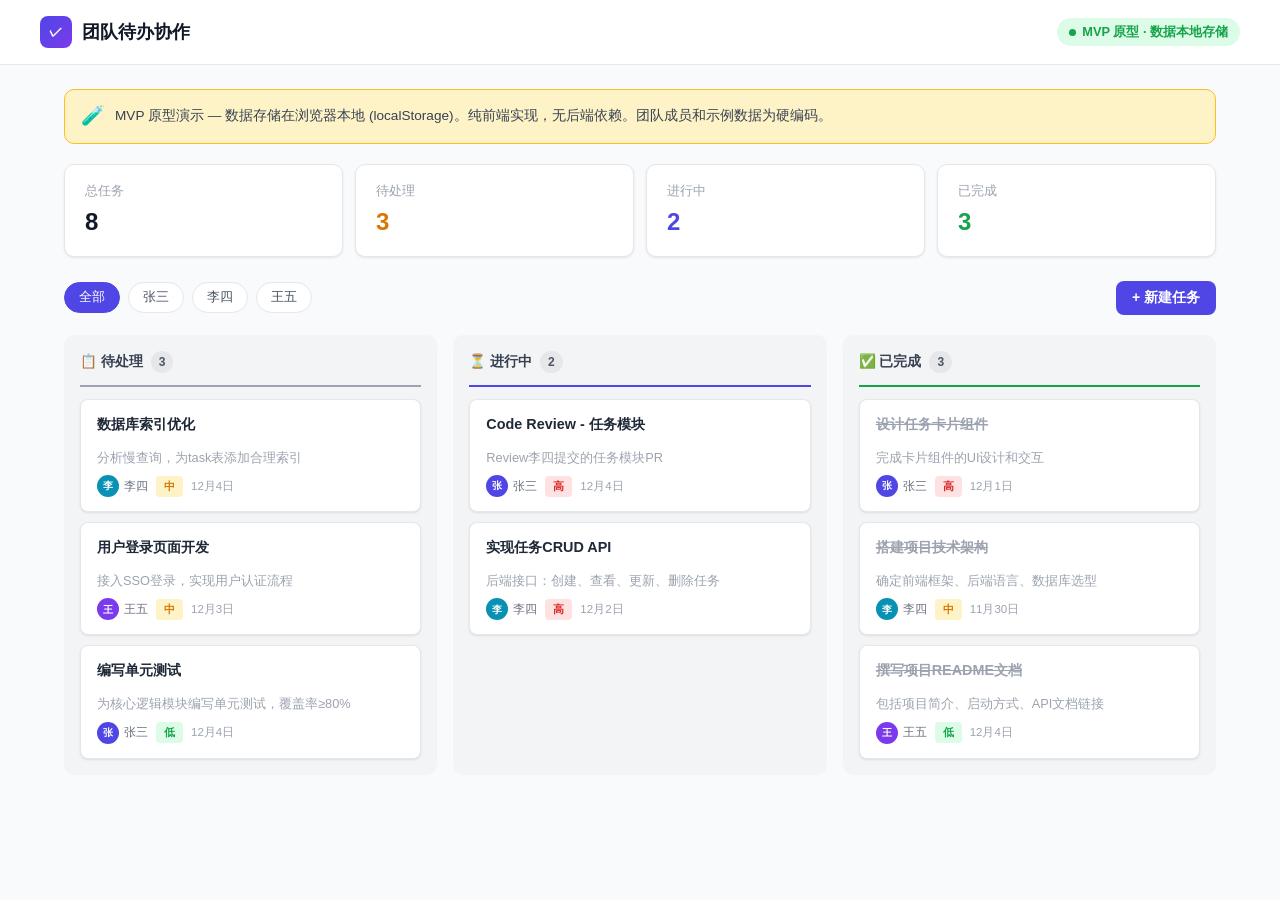
<file: 团队待办协作工具/index.html>
<!DOCTYPE html>
<html lang="zh-CN">
<head>
    <meta charset="UTF-8">
    <meta name="viewport" content="width=device-width, initial-scale=1.0">
    <title>团队待办协作工具 · MVP 原型</title>
    <style>
        /* === Reset & Variables === */
        *, *::before, *::after { box-sizing: border-box; margin: 0; padding: 0; }
        :root {
            --primary: #4f46e5;
            --primary-light: #eef2ff;
            --primary-dark: #4338ca;
            --success: #16a34a;
            --success-bg: #dcfce7;
            --warning: #d97706;
            --warning-bg: #fef3c7;
            --danger: #dc2626;
            --danger-bg: #fee2e2;
            --gray-50: #f9fafb;
            --gray-100: #f3f4f6;
            --gray-200: #e5e7eb;
            --gray-300: #d1d5db;
            --gray-400: #9ca3af;
            --gray-500: #6b7280;
            --gray-600: #4b5563;
            --gray-700: #374151;
            --gray-800: #1f2937;
            --gray-900: #111827;
            --white: #ffffff;
            --radius: 10px;
            --shadow: 0 1px 3px rgba(0,0,0,0.06), 0 1px 2px rgba(0,0,0,0.04);
            --shadow-lg: 0 4px 24px rgba(0,0,0,0.08);
            --transition: 0.2s ease;
        }
        body {
            font-family: -apple-system, BlinkMacSystemFont, "Segoe UI", Roboto, "Noto Sans SC", "PingFang SC", "Microsoft YaHei", sans-serif;
            background: var(--gray-50);
            color: var(--gray-800);
            line-height: 1.5;
            min-height: 100vh;
        }

        /* === Layout === */
        .app-header {
            background: var(--white);
            border-bottom: 1px solid var(--gray-200);
            padding: 16px 24px;
            position: sticky;
            top: 0;
            z-index: 50;
            backdrop-filter: blur(8px);
            background: rgba(255,255,255,0.9);
        }
        .app-header-inner {
            max-width: 1200px;
            margin: 0 auto;
            display: flex;
            align-items: center;
            justify-content: space-between;
        }
        .app-title {
            display: flex;
            align-items: center;
            gap: 10px;
            font-size: 1.15rem;
            font-weight: 700;
            color: var(--gray-900);
        }
        .app-title .logo-mark {
            width: 32px; height: 32px;
            background: linear-gradient(135deg, var(--primary), #7c3aed);
            border-radius: 8px;
            display: inline-flex;
            align-items: center;
            justify-content: center;
            color: white;
            font-size: 0.85rem;
            font-weight: 800;
        }
        .app-header-right {
            display: flex;
            align-items: center;
            gap: 16px;
            font-size: 0.85rem;
            color: var(--gray-500);
        }
        .status-badge {
            display: inline-flex;
            align-items: center;
            gap: 6px;
            padding: 4px 12px;
            border-radius: 20px;
            font-size: 0.8rem;
            font-weight: 600;
        }
        .status-badge.online {
            background: var(--success-bg);
            color: var(--success);
        }
        .status-dot {
            width: 7px; height: 7px;
            border-radius: 50%;
            background: var(--success);
        }

        .main-container {
            max-width: 1200px;
            margin: 0 auto;
            padding: 24px 24px 48px;
        }

        /* === Stats Bar === */
        .stats-bar {
            display: grid;
            grid-template-columns: repeat(auto-fit, minmax(140px, 1fr));
            gap: 12px;
            margin-bottom: 24px;
        }
        .stat-card {
            background: var(--white);
            border-radius: var(--radius);
            padding: 16px 20px;
            border: 1px solid var(--gray-200);
            box-shadow: var(--shadow);
        }
        .stat-card .stat-label {
            font-size: 0.8rem;
            color: var(--gray-400);
            font-weight: 500;
            margin-bottom: 4px;
        }
        .stat-card .stat-number {
            font-size: 1.5rem;
            font-weight: 800;
            color: var(--gray-900);
        }
        .stat-card .stat-number.primary { color: var(--primary); }
        .stat-card .stat-number.success { color: var(--success); }
        .stat-card .stat-number.warning { color: var(--warning); }

        /* === Toolbar === */
        .toolbar {
            display: flex;
            align-items: center;
            justify-content: space-between;
            flex-wrap: wrap;
            gap: 12px;
            margin-bottom: 20px;
        }
        .toolbar-left {
            display: flex;
            align-items: center;
            gap: 8px;
            flex-wrap: wrap;
        }
        .toolbar-right {
            display: flex;
            align-items: center;
            gap: 8px;
        }
        .filter-btn {
            padding: 6px 14px;
            border: 1px solid var(--gray-200);
            border-radius: 20px;
            background: var(--white);
            font-size: 0.8rem;
            font-weight: 500;
            color: var(--gray-600);
            cursor: pointer;
            transition: all var(--transition);
        }
        .filter-btn:hover { border-color: var(--primary); color: var(--primary); }
        .filter-btn.active {
            background: var(--primary);
            border-color: var(--primary);
            color: var(--white);
        }

        .btn {
            display: inline-flex;
            align-items: center;
            gap: 6px;
            padding: 8px 16px;
            border-radius: 8px;
            font-size: 0.875rem;
            font-weight: 600;
            cursor: pointer;
            border: none;
            transition: all var(--transition);
        }
        .btn-primary {
            background: var(--primary);
            color: var(--white);
        }
        .btn-primary:hover {
            background: var(--primary-dark);
            box-shadow: 0 2px 8px rgba(79,70,229,0.3);
        }
        .btn-outline {
            background: transparent;
            border: 1.5px solid var(--gray-200);
            color: var(--gray-600);
        }
        .btn-outline:hover {
            border-color: var(--primary);
            color: var(--primary);
        }
        .btn-sm {
            padding: 4px 10px;
            font-size: 0.8rem;
        }
        .btn-icon {
            width: 32px; height: 32px;
            padding: 0;
            display: inline-flex;
            align-items: center;
            justify-content: center;
            border-radius: 6px;
            background: transparent;
            border: none;
            cursor: pointer;
            color: var(--gray-400);
            transition: all var(--transition);
        }
        .btn-icon:hover {
            background: var(--gray-100);
            color: var(--gray-600);
        }
        .btn-icon.danger:hover {
            background: var(--danger-bg);
            color: var(--danger);
        }

        /* === Board === */
        .board {
            display: grid;
            grid-template-columns: 1fr 1fr 1fr;
            gap: 16px;
        }
        @media (max-width: 900px) {
            .board { grid-template-columns: 1fr; }
        }

        .column {
            background: var(--gray-100);
            border-radius: var(--radius);
            padding: 16px;
            min-height: 200px;
        }
        .column-header {
            display: flex;
            align-items: center;
            justify-content: space-between;
            margin-bottom: 12px;
            padding-bottom: 12px;
            border-bottom: 2px solid var(--gray-200);
        }
        .column-title {
            font-size: 0.85rem;
            font-weight: 700;
            color: var(--gray-700);
            display: flex;
            align-items: center;
            gap: 8px;
        }
        .column-count {
            background: var(--gray-200);
            color: var(--gray-600);
            font-size: 0.75rem;
            font-weight: 700;
            padding: 2px 8px;
            border-radius: 12px;
        }
        .column.todo .column-header { border-bottom-color: var(--gray-400); }
        .column.in-progress .column-header { border-bottom-color: var(--primary); }
        .column.done .column-header { border-bottom-color: var(--success); }

        /* === Task Card === */
        .task-list {
            display: flex;
            flex-direction: column;
            gap: 10px;
            min-height: 60px;
        }
        .task-card {
            background: var(--white);
            border-radius: 8px;
            padding: 14px 16px;
            border: 1px solid var(--gray-200);
            box-shadow: var(--shadow);
            transition: all var(--transition);
            cursor: default;
        }
        .task-card:hover {
            border-color: var(--gray-300);
            box-shadow: var(--shadow-lg);
        }
        .task-card-header {
            display: flex;
            align-items: flex-start;
            justify-content: space-between;
            gap: 8px;
            margin-bottom: 8px;
        }
        .task-title {
            font-size: 0.9rem;
            font-weight: 600;
            color: var(--gray-800);
            flex: 1;
            word-break: break-word;
        }
        .task-card.done .task-title {
            text-decoration: line-through;
            color: var(--gray-400);
        }
        .task-meta {
            display: flex;
            align-items: center;
            gap: 8px;
            flex-wrap: wrap;
        }
        .task-assignee {
            display: inline-flex;
            align-items: center;
            gap: 5px;
            font-size: 0.78rem;
            color: var(--gray-500);
            font-weight: 500;
        }
        .task-assignee .avatar {
            width: 22px; height: 22px;
            border-radius: 50%;
            display: inline-flex;
            align-items: center;
            justify-content: center;
            font-size: 0.65rem;
            font-weight: 700;
            color: white;
            flex-shrink: 0;
        }
        .priority-tag {
            font-size: 0.7rem;
            font-weight: 600;
            padding: 2px 8px;
            border-radius: 4px;
        }
        .priority-tag.high {
            background: var(--danger-bg);
            color: var(--danger);
        }
        .priority-tag.medium {
            background: var(--warning-bg);
            color: var(--warning);
        }
        .priority-tag.low {
            background: var(--success-bg);
            color: var(--success);
        }
        .task-actions {
            display: flex;
            gap: 2px;
            opacity: 0;
            transition: opacity var(--transition);
        }
        .task-card:hover .task-actions {
            opacity: 1;
        }
        .task-actions .btn-icon {
            width: 26px; height: 26px;
            font-size: 0.75rem;
        }
        .task-date {
            font-size: 0.72rem;
            color: var(--gray-400);
        }

        /* === Modal === */
        .modal-overlay {
            display: none;
            position: fixed;
            inset: 0;
            background: rgba(0,0,0,0.4);
            backdrop-filter: blur(4px);
            z-index: 100;
            align-items: center;
            justify-content: center;
        }
        .modal-overlay.open {
            display: flex;
        }
        .modal {
            background: var(--white);
            border-radius: 14px;
            padding: 28px;
            width: 90%;
            max-width: 480px;
            box-shadow: 0 20px 60px rgba(0,0,0,0.15);
        }
        .modal-title {
            font-size: 1.1rem;
            font-weight: 700;
            color: var(--gray-900);
            margin-bottom: 20px;
        }
        .form-group {
            margin-bottom: 16px;
        }
        .form-group label {
            display: block;
            font-size: 0.85rem;
            font-weight: 600;
            color: var(--gray-700);
            margin-bottom: 6px;
        }
        .form-group input,
        .form-group select,
        .form-group textarea {
            width: 100%;
            padding: 10px 14px;
            border: 1.5px solid var(--gray-200);
            border-radius: 8px;
            font-size: 0.9rem;
            font-family: inherit;
            color: var(--gray-800);
            transition: border-color var(--transition);
            outline: none;
            background: var(--white);
        }
        .form-group input:focus,
        .form-group select:focus,
        .form-group textarea:focus {
            border-color: var(--primary);
            box-shadow: 0 0 0 3px rgba(79,70,229,0.1);
        }
        .form-group textarea {
            resize: vertical;
            min-height: 80px;
        }
        .modal-actions {
            display: flex;
            gap: 10px;
            justify-content: flex-end;
            margin-top: 24px;
        }

        /* === Empty State === */
        .empty-state {
            text-align: center;
            padding: 32px 16px;
            color: var(--gray-400);
        }
        .empty-state .empty-icon {
            font-size: 2rem;
            margin-bottom: 8px;
        }
        .empty-state .empty-text {
            font-size: 0.85rem;
        }

        /* === Inline editing === */
        .inline-edit {
            display: flex;
            gap: 8px;
            margin-top: 8px;
        }
        .inline-edit input {
            flex: 1;
            padding: 6px 10px;
            border: 1.5px solid var(--primary);
            border-radius: 6px;
            font-size: 0.85rem;
            outline: none;
        }
        .inline-edit .btn-sm {
            padding: 4px 10px;
            font-size: 0.75rem;
        }

        /* === Prototype Notice === */
        .prototype-notice {
            background: var(--warning-bg);
            border: 1px solid #fbbf24;
            border-radius: var(--radius);
            padding: 12px 16px;
            margin-bottom: 20px;
            display: flex;
            align-items: center;
            gap: 10px;
            font-size: 0.85rem;
            color: var(--gray-700);
        }
        .prototype-notice .notice-icon {
            font-size: 1.2rem;
        }

        /* === Responsive === */
        @media (max-width: 640px) {
            .app-header-inner { flex-wrap: wrap; gap: 8px; }
            .stats-bar { grid-template-columns: 1fr 1fr; }
            .toolbar { flex-direction: column; align-items: stretch; }
            .toolbar-left, .toolbar-right { justify-content: center; }
            .modal { padding: 20px; }
        }
    </style>
</head>
<body>

<!-- Header -->
<header class="app-header">
    <div class="app-header-inner">
        <div class="app-title">
            <span class="logo-mark">✓</span>
            团队待办协作
        </div>
        <div class="app-header-right">
            <span class="status-badge online">
                <span class="status-dot"></span>
                MVP 原型 · 数据本地存储
            </span>
        </div>
    </div>
</header>

<!-- Main -->
<div class="main-container">

    <!-- Prototype Notice -->
    <div class="prototype-notice">
        <span class="notice-icon">🧪</span>
        <span>MVP 原型演示 — 数据存储在浏览器本地 (localStorage)。纯前端实现，无后端依赖。团队成员和示例数据为硬编码。</span>
    </div>

    <!-- Stats Bar -->
    <div class="stats-bar" id="statsBar">
        <div class="stat-card">
            <div class="stat-label">总任务</div>
            <div class="stat-number" id="statTotal">0</div>
        </div>
        <div class="stat-card">
            <div class="stat-label">待处理</div>
            <div class="stat-number warning" id="statTodo">0</div>
        </div>
        <div class="stat-card">
            <div class="stat-label">进行中</div>
            <div class="stat-number primary" id="statInProgress">0</div>
        </div>
        <div class="stat-card">
            <div class="stat-label">已完成</div>
            <div class="stat-number success" id="statDone">0</div>
        </div>
    </div>

    <!-- Toolbar -->
    <div class="toolbar">
        <div class="toolbar-left">
            <button class="filter-btn active" data-filter="all">全部</button>
            <button class="filter-btn" data-filter="张三">张三</button>
            <button class="filter-btn" data-filter="李四">李四</button>
            <button class="filter-btn" data-filter="王五">王五</button>
        </div>
        <div class="toolbar-right">
            <button class="btn btn-primary" id="btnAddTask">+ 新建任务</button>
        </div>
    </div>

    <!-- Board -->
    <div class="board">
        <!-- Todo Column -->
        <div class="column todo">
            <div class="column-header">
                <div class="column-title">
                    📋 待处理
                    <span class="column-count" id="countTodo">0</span>
                </div>
            </div>
            <div class="task-list drop-zone" data-status="todo" id="listTodo"></div>
        </div>

        <!-- In Progress Column -->
        <div class="column in-progress">
            <div class="column-header">
                <div class="column-title">
                    ⏳ 进行中
                    <span class="column-count" id="countInProgress">0</span>
                </div>
            </div>
            <div class="task-list drop-zone" data-status="in-progress" id="listInProgress"></div>
        </div>

        <!-- Done Column -->
        <div class="column done">
            <div class="column-header">
                <div class="column-title">
                    ✅ 已完成
                    <span class="column-count" id="countDone">0</span>
                </div>
            </div>
            <div class="task-list drop-zone" data-status="done" id="listDone"></div>
        </div>
    </div>
</div>

<!-- Add/Edit Modal -->
<div class="modal-overlay" id="modalOverlay">
    <div class="modal">
        <div class="modal-title" id="modalTitle">新建任务</div>
        <form id="taskForm" onsubmit="return false;">
            <input type="hidden" id="editTaskId" value="">
            <div class="form-group">
                <label for="taskTitle">任务标题 *</label>
                <input type="text" id="taskTitle" placeholder="输入任务标题..." required>
            </div>
            <div class="form-group">
                <label for="taskDesc">描述</label>
                <textarea id="taskDesc" placeholder="可选：补充任务详情..."></textarea>
            </div>
            <div class="form-group">
                <label for="taskAssignee">负责人</label>
                <select id="taskAssignee">
                    <option value="张三">张三</option>
                    <option value="李四">李四</option>
                    <option value="王五">王五</option>
                </select>
            </div>
            <div class="form-group">
                <label for="taskPriority">优先级</label>
                <select id="taskPriority">
                    <option value="low">🟢 低</option>
                    <option value="medium" selected>🟡 中</option>
                    <option value="high">🔴 高</option>
                </select>
            </div>
            <div class="form-group">
                <label for="taskStatus">状态</label>
                <select id="taskStatus">
                    <option value="todo">📋 待处理</option>
                    <option value="in-progress">⏳ 进行中</option>
                    <option value="done">✅ 已完成</option>
                </select>
            </div>
            <div class="modal-actions">
                <button type="button" class="btn btn-outline" id="btnCancel">取消</button>
                <button type="submit" class="btn btn-primary" id="btnSave">保存</button>
            </div>
        </form>
    </div>
</div>

<script>
(function() {
    'use strict';

    // === Team Members ===
    const TEAM = {
        '张三': { color: '#4f46e5', initials: '张' },
        '李四': { color: '#0891b2', initials: '李' },
        '王五': { color: '#7c3aed', initials: '王' },
    };

    // === Priority Labels ===
    const PRIORITY = {
        high: { label: '高', cls: 'high' },
        medium: { label: '中', cls: 'medium' },
        low: { label: '低', cls: 'low' },
    };

    // === Status Labels ===
    const STATUS_LABEL = {
        'todo': '待处理',
        'in-progress': '进行中',
        'done': '已完成',
    };

    // === Hardcoded Seed Data ===
    const SEED_TASKS = [
        { id: '1', title: '设计任务卡片组件', desc: '完成卡片组件的UI设计和交互', assignee: '张三', priority: 'high', status: 'done', createdAt: Date.now() - 86400000 * 3 },
        { id: '2', title: '实现任务CRUD API', desc: '后端接口：创建、查看、更新、删除任务', assignee: '李四', priority: 'high', status: 'in-progress', createdAt: Date.now() - 86400000 * 2 },
        { id: '3', title: '搭建项目技术架构', desc: '确定前端框架、后端语言、数据库选型', assignee: '李四', priority: 'medium', status: 'done', createdAt: Date.now() - 86400000 * 4 },
        { id: '4', title: '用户登录页面开发', desc: '接入SSO登录，实现用户认证流程', assignee: '王五', priority: 'medium', status: 'todo', createdAt: Date.now() - 86400000 },
        { id: '5', title: '编写单元测试', desc: '为核心逻辑模块编写单元测试，覆盖率≥80%', assignee: '张三', priority: 'low', status: 'todo', createdAt: Date.now() - 43200000 },
        { id: '6', title: 'Code Review - 任务模块', desc: 'Review李四提交的任务模块PR', assignee: '张三', priority: 'high', status: 'in-progress', createdAt: Date.now() - 21600000 },
        { id: '7', title: '数据库索引优化', desc: '分析慢查询，为task表添加合理索引', assignee: '李四', priority: 'medium', status: 'todo', createdAt: Date.now() - 10800000 },
        { id: '8', title: '撰写项目README文档', desc: '包括项目简介、启动方式、API文档链接', assignee: '王五', priority: 'low', status: 'done', createdAt: Date.now() - 7200000 },
    ];

    // === State ===
    let tasks = [];
    let currentFilter = 'all';

    // === DOM Refs ===
    const $ = (sel) => document.querySelector(sel);
    const $$ = (sel) => document.querySelectorAll(sel);

    const listTodo = $('#listTodo');
    const listInProgress = $('#listInProgress');
    const listDone = $('#listDone');
    const countTodo = $('#countTodo');
    const countInProgress = $('#countInProgress');
    const countDone = $('#countDone');
    const statTotal = $('#statTotal');
    const statTodo = $('#statTodo');
    const statInProgress = $('#statInProgress');
    const statDone = $('#statDone');

    const modalOverlay = $('#modalOverlay');
    const modalTitle = $('#modalTitle');
    const taskForm = $('#taskForm');
    const editTaskId = $('#editTaskId');
    const taskTitle = $('#taskTitle');
    const taskDesc = $('#taskDesc');
    const taskAssignee = $('#taskAssignee');
    const taskPriority = $('#taskPriority');
    const taskStatus = $('#taskStatus');
    const btnAddTask = $('#btnAddTask');
    const btnCancel = $('#btnCancel');
    const btnSave = $('#btnSave');

    // === Load / Save ===
    function loadTasks() {
        try {
            const data = localStorage.getItem('team_todo_tasks');
            if (data) {
                tasks = JSON.parse(data);
            } else {
                tasks = SEED_TASKS;
                saveTasks();
            }
        } catch(e) {
            tasks = SEED_TASKS;
            saveTasks();
        }
    }

    function saveTasks() {
        localStorage.setItem('team_todo_tasks', JSON.stringify(tasks));
    }

    function generateId() {
        return Date.now().toString(36) + Math.random().toString(36).slice(2, 6);
    }

    // === Render ===
    function getFilteredTasks() {
        if (currentFilter === 'all') return tasks;
        return tasks.filter(t => t.assignee === currentFilter);
    }

    function render() {
        const filtered = getFilteredTasks();
        const todoTasks = filtered.filter(t => t.status === 'todo');
        const inProgressTasks = filtered.filter(t => t.status === 'in-progress');
        const doneTasks = filtered.filter(t => t.status === 'done');

        // Sort by priority (high first), then by creation time (newest first)
        const sortFn = (a, b) => {
            const prio = { high: 0, medium: 1, low: 2 };
            const pDiff = (prio[a.priority] || 1) - (prio[b.priority] || 1);
            if (pDiff !== 0) return pDiff;
            return b.createdAt - a.createdAt;
        };

        renderList(listTodo, todoTasks.sort(sortFn));
        renderList(listInProgress, inProgressTasks.sort(sortFn));
        renderList(listDone, doneTasks.sort(sortFn));

        // Counts
        countTodo.textContent = todoTasks.length;
        countInProgress.textContent = inProgressTasks.length;
        countDone.textContent = doneTasks.length;

        // Stats
        statTotal.textContent = tasks.length;
        statTodo.textContent = tasks.filter(t => t.status === 'todo').length;
        statInProgress.textContent = tasks.filter(t => t.status === 'in-progress').length;
        statDone.textContent = tasks.filter(t => t.status === 'done').length;
    }

    function renderList(container, items) {
        if (items.length === 0) {
            container.innerHTML = `<div class="empty-state"><div class="empty-icon">📭</div><div class="empty-text">暂无任务</div></div>`;
            return;
        }
        container.innerHTML = items.map(task => renderTaskCard(task)).join('');
    }

    function renderTaskCard(task) {
        const member = TEAM[task.assignee] || { color: '#6b7280', initials: '?' };
        const prio = PRIORITY[task.priority] || PRIORITY.medium;
        const doneCls = task.status === 'done' ? 'done' : '';

        const dateStr = new Date(task.createdAt).toLocaleDateString('zh-CN', {
            month: 'short', day: 'numeric',
        });

        return `
            <div class="task-card ${doneCls}" data-id="${task.id}">
                <div class="task-card-header">
                    <div class="task-title">${escapeHtml(task.title)}</div>
                    <div class="task-actions">
                        <button class="btn-icon" data-action="move-left" title="左移状态" ${task.status === 'todo' ? 'disabled style="opacity:0.3;cursor:not-allowed;"' : ''}>◀</button>
                        <button class="btn-icon" data-action="move-right" title="右移状态" ${task.status === 'done' ? 'disabled style="opacity:0.3;cursor:not-allowed;"' : ''}>▶</button>
                        <button class="btn-icon" data-action="edit" title="编辑">✎</button>
                        <button class="btn-icon danger" data-action="delete" title="删除">✕</button>
                    </div>
                </div>
                ${task.desc ? `<div style="font-size:0.8rem;color:var(--gray-400);margin-bottom:8px;">${escapeHtml(task.desc)}</div>` : ''}
                <div class="task-meta">
                    <span class="task-assignee">
                        <span class="avatar" style="background:${member.color}">${member.initials}</span>
                        ${escapeHtml(task.assignee)}
                    </span>
                    <span class="priority-tag ${prio.cls}">${prio.label}</span>
                    <span class="task-date">${dateStr}</span>
                </div>
            </div>
        `;
    }

    function escapeHtml(text) {
        const div = document.createElement('div');
        div.textContent = text;
        return div.innerHTML;
    }

    // === Event Handling (Delegated) ===
    function handleCardAction(e) {
        const btn = e.target.closest('[data-action]');
        if (!btn) return;
        const card = btn.closest('.task-card');
        if (!card) return;
        const id = card.dataset.id;
        const action = btn.dataset.action;

        if (action === 'delete') {
            if (confirm('确定删除这个任务吗？')) {
                tasks = tasks.filter(t => t.id !== id);
                saveTasks();
                render();
            }
        } else if (action === 'edit') {
            openEditModal(id);
        } else if (action === 'move-left') {
            moveTask(id, -1);
        } else if (action === 'move-right') {
            moveTask(id, 1);
        }
    }

    function moveTask(id, direction) {
        const task = tasks.find(t => t.id === id);
        if (!task) return;
        const order = ['todo', 'in-progress', 'done'];
        const idx = order.indexOf(task.status);
        if (idx === -1) return;
        const newIdx = idx + direction;
        if (newIdx < 0 || newIdx >= order.length) return;
        task.status = order[newIdx];
        saveTasks();
        render();
    }

    // === Filter ===
    function initFilters() {
        $$('.filter-btn').forEach(btn => {
            btn.addEventListener('click', () => {
                $$('.filter-btn').forEach(b => b.classList.remove('active'));
                btn.classList.add('active');
                currentFilter = btn.dataset.filter;
                render();
            });
        });
    }

    // === Modal ===
    function openAddModal() {
        modalTitle.textContent = '新建任务';
        editTaskId.value = '';
        taskForm.reset();
        taskPriority.value = 'medium';
        taskStatus.value = 'todo';
        modalOverlay.classList.add('open');
        taskTitle.focus();
    }

    function openEditModal(id) {
        const task = tasks.find(t => t.id === id);
        if (!task) return;
        modalTitle.textContent = '编辑任务';
        editTaskId.value = id;
        taskTitle.value = task.title;
        taskDesc.value = task.desc || '';
        taskAssignee.value = task.assignee;
        taskPriority.value = task.priority;
        taskStatus.value = task.status;
        modalOverlay.classList.add('open');
        taskTitle.focus();
    }

    function closeModal() {
        modalOverlay.classList.remove('open');
    }

    function handleFormSubmit(e) {
        e.preventDefault();
        const title = taskTitle.value.trim();
        if (!title) {
            alert('请输入任务标题');
            return;
        }
        const desc = taskDesc.value.trim();
        const assignee = taskAssignee.value;
        const priority = taskPriority.value;
        const status = taskStatus.value;
        const editId = editTaskId.value;

        if (editId) {
            // Update existing
            const task = tasks.find(t => t.id === editId);
            if (task) {
                task.title = title;
                task.desc = desc;
                task.assignee = assignee;
                task.priority = priority;
                task.status = status;
            }
        } else {
            // Create new
            tasks.push({
                id: generateId(),
                title,
                desc,
                assignee,
                priority,
                status,
                createdAt: Date.now(),
            });
        }
        saveTasks();
        closeModal();
        render();
    }

    // === Event Listeners ===
    function init() {
        loadTasks();
        render();

        // Card actions via delegation
        document.querySelectorAll('.task-list').forEach(list => {
            list.addEventListener('click', handleCardAction);
        });

        // Filter
        initFilters();

        // Modal
        btnAddTask.addEventListener('click', openAddModal);
        btnCancel.addEventListener('click', closeModal);
        modalOverlay.addEventListener('click', (e) => {
            if (e.target === modalOverlay) closeModal();
        });
        taskForm.addEventListener('submit', handleFormSubmit);

        // Keyboard: close on Escape
        document.addEventListener('keydown', (e) => {
            if (e.key === 'Escape' && modalOverlay.classList.contains('open')) {
                closeModal();
            }
        });
    }

    // === Boot ===
    document.addEventListener('DOMContentLoaded', init);
})();
</script>
</body>
</html>
</file>
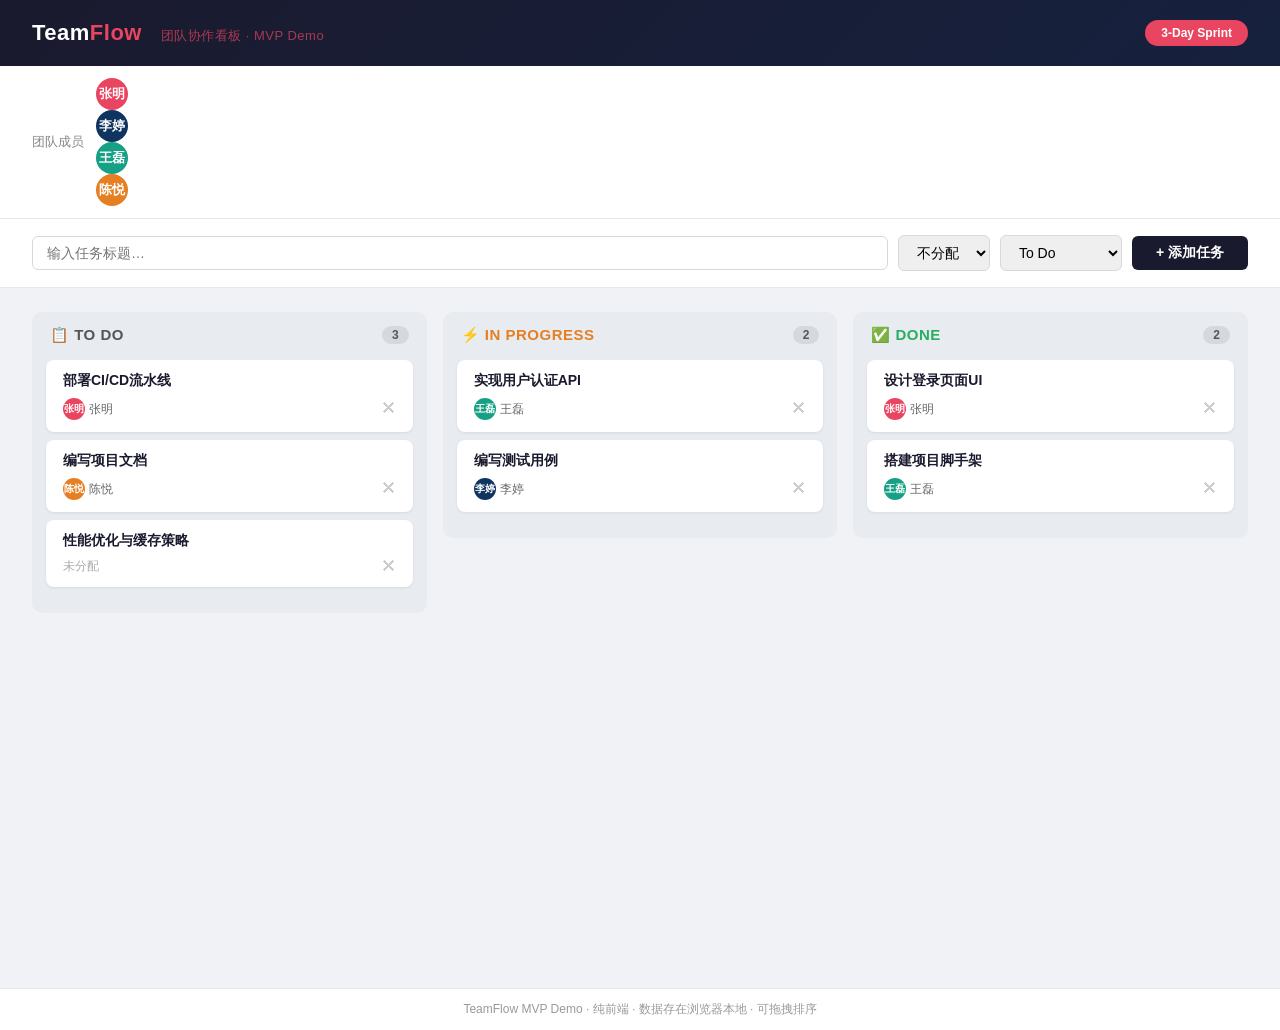
<file: kanban-demo.html>
<!DOCTYPE html>
<html lang="zh-CN">
<head>
<meta charset="UTF-8">
<meta name="viewport" content="width=device-width, initial-scale=1.0">
<title>团队协作看板 - MVP Demo</title>
<style>
  /* === Reset & Base === */
  *, *::before, *::after { box-sizing: border-box; margin: 0; padding: 0; }
  body {
    font-family: -apple-system, BlinkMacSystemFont, "Segoe UI", Roboto, "Helvetica Neue", Arial, sans-serif;
    background: #f0f2f5;
    color: #1a1a2e;
    min-height: 100vh;
  }

  /* === Header === */
  .header {
    background: linear-gradient(135deg, #1a1a2e 0%, #16213e 100%);
    color: #fff;
    padding: 20px 32px;
    display: flex;
    justify-content: space-between;
    align-items: center;
    box-shadow: 0 2px 8px rgba(0,0,0,0.15);
  }
  .header h1 {
    font-size: 22px;
    font-weight: 700;
    letter-spacing: 0.5px;
  }
  .header h1 span { color: #e94560; }
  .header .subtitle {
    font-size: 13px;
    opacity: 0.7;
    font-weight: 400;
    margin-left: 12px;
  }
  .header .badge {
    background: #e94560;
    color: #fff;
    padding: 6px 16px;
    border-radius: 20px;
    font-size: 12px;
    font-weight: 600;
  }

  /* === Team === */
  .team-bar {
    display: flex;
    align-items: center;
    gap: 8px;
    padding: 12px 32px;
    background: #fff;
    border-bottom: 1px solid #e8e8e8;
    flex-wrap: wrap;
  }
  .team-bar .label {
    font-size: 13px;
    color: #888;
    margin-right: 4px;
  }
  .member-avatar {
    width: 32px; height: 32px;
    border-radius: 50%;
    display: flex;
    align-items: center;
    justify-content: center;
    font-size: 13px;
    font-weight: 700;
    color: #fff;
    cursor: default;
    border: 2px solid transparent;
    transition: transform 0.15s;
  }
  .member-avatar:hover { transform: scale(1.15); }

  /* === Add Task Form === */
  .add-task-bar {
    display: flex;
    gap: 10px;
    padding: 16px 32px;
    background: #fff;
    border-bottom: 1px solid #e8e8e8;
    flex-wrap: wrap;
    align-items: center;
  }
  .add-task-bar input,
  .add-task-bar select {
    padding: 8px 14px;
    border: 1px solid #d9d9d9;
    border-radius: 6px;
    font-size: 14px;
    outline: none;
    transition: border-color 0.2s;
  }
  .add-task-bar input:focus,
  .add-task-bar select:focus { border-color: #1a1a2e; }
  .add-task-bar input[type="text"] {
    flex: 1;
    min-width: 200px;
  }
  .add-task-bar button {
    padding: 8px 24px;
    background: #1a1a2e;
    color: #fff;
    border: none;
    border-radius: 6px;
    font-size: 14px;
    font-weight: 600;
    cursor: pointer;
    transition: background 0.2s;
  }
  .add-task-bar button:hover { background: #16213e; }
  .add-task-bar button:active { transform: scale(0.97); }

  /* === Board === */
  .board {
    display: flex;
    gap: 16px;
    padding: 24px 32px;
    overflow-x: auto;
    min-height: calc(100vh - 200px);
    align-items: flex-start;
  }
  .column {
    flex: 1;
    min-width: 260px;
    background: #e8ecf1;
    border-radius: 10px;
    padding: 14px;
  }
  .column-header {
    display: flex;
    justify-content: space-between;
    align-items: center;
    margin-bottom: 12px;
    padding: 0 4px;
  }
  .column-header h2 {
    font-size: 15px;
    font-weight: 700;
    text-transform: uppercase;
    letter-spacing: 0.5px;
  }
  .column-header .count {
    background: rgba(0,0,0,0.08);
    padding: 2px 10px;
    border-radius: 12px;
    font-size: 12px;
    font-weight: 600;
    color: #555;
  }
  .column.todo .column-header h2 { color: #555; }
  .column.in-progress .column-header h2 { color: #e67e22; }
  .column.done .column-header h2 { color: #27ae60; }

  /* === Cards === */
  .card-list {
    min-height: 60px;
    transition: background 0.2s;
    border-radius: 8px;
    padding: 4px 0;
  }
  .card-list.drag-over {
    background: rgba(26, 26, 46, 0.05);
    outline: 2px dashed #1a1a2e;
    outline-offset: -2px;
  }
  .card {
    background: #fff;
    border-radius: 8px;
    padding: 12px 14px;
    margin-bottom: 8px;
    box-shadow: 0 1px 3px rgba(0,0,0,0.08);
    cursor: grab;
    transition: transform 0.15s, box-shadow 0.15s;
    position: relative;
    border-left: 3px solid transparent;
  }
  .card:hover {
    transform: translateY(-1px);
    box-shadow: 0 3px 8px rgba(0,0,0,0.12);
  }
  .card:active { cursor: grabbing; }
  .card.dragging {
    opacity: 0.5;
    transform: rotate(2deg);
  }
  .card .task-title {
    font-size: 14px;
    font-weight: 600;
    margin-bottom: 8px;
    word-break: break-word;
  }
  .card .task-meta {
    display: flex;
    justify-content: space-between;
    align-items: center;
    font-size: 12px;
  }
  .card .assignee {
    display: inline-flex;
    align-items: center;
    gap: 4px;
  }
  .card .assignee .mini-avatar {
    width: 22px; height: 22px;
    border-radius: 50%;
    display: inline-flex;
    align-items: center;
    justify-content: center;
    font-size: 10px;
    font-weight: 700;
    color: #fff;
  }
  .card .assignee .name { color: #666; }
  .card .delete-btn {
    background: none;
    border: none;
    color: #ccc;
    cursor: pointer;
    font-size: 16px;
    line-height: 1;
    padding: 0 2px;
    transition: color 0.15s;
  }
  .card .delete-btn:hover { color: #e74c3c; }

  /* === Empty State === */
  .empty-state {
    text-align: center;
    color: #aaa;
    font-size: 13px;
    padding: 24px 8px;
  }

  /* === Footer === */
  .footer {
    text-align: center;
    padding: 12px;
    font-size: 12px;
    color: #999;
    background: #fff;
    border-top: 1px solid #e8e8e8;
  }

  /* === Responsive === */
  @media (max-width: 900px) {
    .board { flex-direction: column; }
    .column { min-width: unset; }
    .header { flex-direction: column; gap: 8px; text-align: center; }
    .header .subtitle { margin-left: 0; }
  }

  /* === Toast === */
  .toast {
    position: fixed;
    bottom: 24px;
    left: 50%;
    transform: translateX(-50%) translateY(80px);
    background: #1a1a2e;
    color: #fff;
    padding: 10px 24px;
    border-radius: 8px;
    font-size: 14px;
    opacity: 0;
    transition: all 0.3s ease;
    pointer-events: none;
    z-index: 999;
  }
  .toast.show {
    opacity: 1;
    transform: translateX(-50%) translateY(0);
  }
</style>
</head>
<body>

<!-- Header -->
<div class="header">
  <div>
    <h1>Team<span>Flow</span> <span class="subtitle">团队协作看板 · MVP Demo</span></h1>
  </div>
  <div class="badge">3-Day Sprint</div>
</div>

<!-- Team Bar -->
<div class="team-bar">
  <span class="label">团队成员</span>
  <div id="memberList"></div>
</div>

<!-- Add Task Form -->
<div class="add-task-bar">
  <input type="text" id="taskInput" placeholder="输入任务标题…" maxlength="100">
  <select id="assigneeSelect"></select>
  <select id="statusSelect">
    <option value="todo">To Do</option>
    <option value="in-progress">In Progress</option>
    <option value="done">Done</option>
  </select>
  <button id="addTaskBtn">+ 添加任务</button>
</div>

<!-- Board -->
<div class="board" id="board">
  <div class="column todo" data-status="todo">
    <div class="column-header">
      <h2>📋 To Do</h2>
      <span class="count" id="count-todo">0</span>
    </div>
    <div class="card-list" id="list-todo"></div>
  </div>
  <div class="column in-progress" data-status="in-progress">
    <div class="column-header">
      <h2>⚡ In Progress</h2>
      <span class="count" id="count-in-progress">0</span>
    </div>
    <div class="card-list" id="list-in-progress"></div>
  </div>
  <div class="column done" data-status="done">
    <div class="column-header">
      <h2>✅ Done</h2>
      <span class="count" id="count-done">0</span>
    </div>
    <div class="card-list" id="list-done"></div>
  </div>
</div>

<!-- Footer -->
<div class="footer">
  TeamFlow MVP Demo · 纯前端 · 数据存在浏览器本地 · 可拖拽排序
</div>

<!-- Toast -->
<div class="toast" id="toast"></div>

<script>
(function() {
  'use strict';

  // === Data ===
  const COLORS = ['#e94560','#0f3460','#16a085','#e67e22','#9b59b6','#2c3e50','#d35400','#2980b9'];

  const DEFAULT_MEMBERS = [
    { id: 'm1', name: '张明', color: '#e94560' },
    { id: 'm2', name: '李婷', color: '#0f3460' },
    { id: 'm3', name: '王磊', color: '#16a085' },
    { id: 'm4', name: '陈悦', color: '#e67e22' },
  ];

  const DEFAULT_TASKS = [
    { id: 't1', title: '设计登录页面UI', assignee: 'm1', status: 'done' },
    { id: 't2', title: '搭建项目脚手架', assignee: 'm3', status: 'done' },
    { id: 't3', title: '实现用户认证API', assignee: 'm3', status: 'in-progress' },
    { id: 't4', title: '编写测试用例', assignee: 'm2', status: 'in-progress' },
    { id: 't5', title: '部署CI/CD流水线', assignee: 'm1', status: 'todo' },
    { id: 't6', title: '编写项目文档', assignee: 'm4', status: 'todo' },
    { id: 't7', title: '性能优化与缓存策略', assignee: null, status: 'todo' },
  ];

  // === State ===
  let members = [];
  let tasks = [];
  let nextTaskId = 1;
  let dragSrcId = null;

  // === DOM refs ===
  const $ = id => document.getElementById(id);
  const taskInput = $('taskInput');
  const assigneeSelect = $('assigneeSelect');
  const statusSelect = $('statusSelect');
  const addBtn = $('addTaskBtn');
  const memberList = $('memberList');
  const lists = {
    todo: $('list-todo'),
    'in-progress': $('list-in-progress'),
    done: $('list-done'),
  };
  const counts = {
    todo: $('count-todo'),
    'in-progress': $('count-in-progress'),
    done: $('count-done'),
  };
  const toastEl = $('toast');
  let toastTimer = null;

  // === Helpers ===
  function getMember(id) { return members.find(m => m.id === id); }

  function getInitials(name) {
    return name.slice(0, 2);
  }

  function showToast(msg) {
    toastEl.textContent = msg;
    toastEl.classList.add('show');
    clearTimeout(toastTimer);
    toastTimer = setTimeout(() => toastEl.classList.remove('show'), 2000);
  }

  // === Render ===
  function renderMembers() {
    memberList.innerHTML = members.map(m =>
      `<div class="member-avatar" style="background:${m.color}" title="${m.name}">${getInitials(m.name)}</div>`
    ).join('');
  }

  function renderAssigneeSelect() {
    assigneeSelect.innerHTML =
      '<option value="">不分配</option>' +
      members.map(m => `<option value="${m.id}">${m.name}</option>`).join('');
  }

  function renderBoard() {
    for (const status of ['todo', 'in-progress', 'done']) {
      const list = lists[status];
      const filtered = tasks.filter(t => t.status === status);
      list.innerHTML = filtered.map(t => {
        const assignee = t.assignee ? getMember(t.assignee) : null;
        return `
          <div class="card" draggable="true" data-id="${t.id}">
            <div class="task-title">${escapeHtml(t.title)}</div>
            <div class="task-meta">
              <span class="assignee">
                ${assignee
                  ? `<span class="mini-avatar" style="background:${assignee.color}">${getInitials(assignee.name)}</span>
                     <span class="name">${escapeHtml(assignee.name)}</span>`
                  : '<span class="name" style="color:#aaa">未分配</span>'}
              </span>
              <button class="delete-btn" data-id="${t.id}" title="删除任务">✕</button>
            </div>
          </div>
        `;
      }).join('');

      if (filtered.length === 0) {
        list.innerHTML = `<div class="empty-state">拖拽任务到这里</div>`;
      }

      // Update count
      counts[status].textContent = filtered.length;
    }

    // Attach drag & delete events after render
    attachCardEvents();
  }

  function escapeHtml(text) {
    const div = document.createElement('div');
    div.textContent = text;
    return div.innerHTML;
  }

  // === Card Events (drag + delete) ===
  function attachCardEvents() {
    document.querySelectorAll('.card').forEach(card => {
      // Drag start
      card.addEventListener('dragstart', e => {
        dragSrcId = card.dataset.id;
        card.classList.add('dragging');
        e.dataTransfer.effectAllowed = 'move';
        e.dataTransfer.setData('text/plain', card.dataset.id);
      });
      card.addEventListener('dragend', e => {
        card.classList.remove('dragging');
        document.querySelectorAll('.card-list').forEach(cl => cl.classList.remove('drag-over'));
      });

      // Delete
      card.querySelector('.delete-btn').addEventListener('click', e => {
        e.stopPropagation();
        const id = e.target.dataset.id;
        const task = tasks.find(t => t.id === id);
        tasks = tasks.filter(t => t.id !== id);
        renderBoard();
        showToast(`已删除: "${task?.title || ''}"`);
      });
    });

    // List drop zones
    document.querySelectorAll('.card-list').forEach(list => {
      list.addEventListener('dragover', e => {
        e.preventDefault();
        e.dataTransfer.dropEffect = 'move';
        list.classList.add('drag-over');
      });
      list.addEventListener('dragleave', e => {
        list.classList.remove('drag-over');
      });
      list.addEventListener('drop', e => {
        e.preventDefault();
        list.classList.remove('drag-over');
        const id = e.dataTransfer.getData('text/plain');
        if (!id) return;

        const task = tasks.find(t => t.id === id);
        if (!task) return;

        const newStatus = list.closest('.column').dataset.status;
        if (task.status === newStatus) return;

        const oldStatus = task.status;
        task.status = newStatus;
        renderBoard();
        showToast(`"${task.title}" 从 ${statusLabel(oldStatus)} → ${statusLabel(newStatus)}`);
      });
    });
  }

  function statusLabel(s) {
    return { 'todo': 'To Do', 'in-progress': 'In Progress', 'done': 'Done' }[s] || s;
  }

  // === Add Task ===
  function addTask() {
    const title = taskInput.value.trim();
    if (!title) {
      showToast('请输入任务标题');
      taskInput.focus();
      return;
    }
    const assignee = assigneeSelect.value || null;
    const status = statusSelect.value;

    const newTask = {
      id: 't' + (nextTaskId++),
      title: title,
      assignee: assignee,
      status: status,
    };
    tasks.push(newTask);
    renderBoard();
    taskInput.value = '';
    taskInput.focus();
    showToast(`已添加: "${title}"`);
  }

  // === Init ===
  function init() {
    // Load from localStorage if exists
    try {
      const saved = localStorage.getItem('teamflow_data');
      if (saved) {
        const data = JSON.parse(saved);
        members = data.members || DEFAULT_MEMBERS;
        tasks = data.tasks || DEFAULT_TASKS;
        nextTaskId = data.nextTaskId || (DEFAULT_TASKS.length + 1);
      } else {
        members = DEFAULT_MEMBERS;
        tasks = DEFAULT_TASKS;
        nextTaskId = DEFAULT_TASKS.length + 1;
      }
    } catch(e) {
      members = DEFAULT_MEMBERS;
      tasks = DEFAULT_TASKS;
      nextTaskId = DEFAULT_TASKS.length + 1;
    }

    renderMembers();
    renderAssigneeSelect();
    renderBoard();

    // Event: add task
    addBtn.addEventListener('click', addTask);
    taskInput.addEventListener('keydown', e => {
      if (e.key === 'Enter') addTask();
    });

    // Auto-save on changes
    function autoSave() {
      try {
        localStorage.setItem('teamflow_data', JSON.stringify({
          members, tasks, nextTaskId
        }));
      } catch(e) { /* quota exceeded, ignore */ }
    }

    // Save after render
    const origRender = renderBoard;
    renderBoard = function() {
      origRender.apply(this, arguments);
      autoSave();
    };

    // Save after add
    document.querySelectorAll('.card-list').forEach(list => {
      list.addEventListener('drop', autoSave);
    });

    // Add a data version indicator
    console.log('TeamFlow Demo loaded. Data persisted in localStorage.');
  }

  document.addEventListener('DOMContentLoaded', init);
})();
</script>
</body>
</html>
</file>
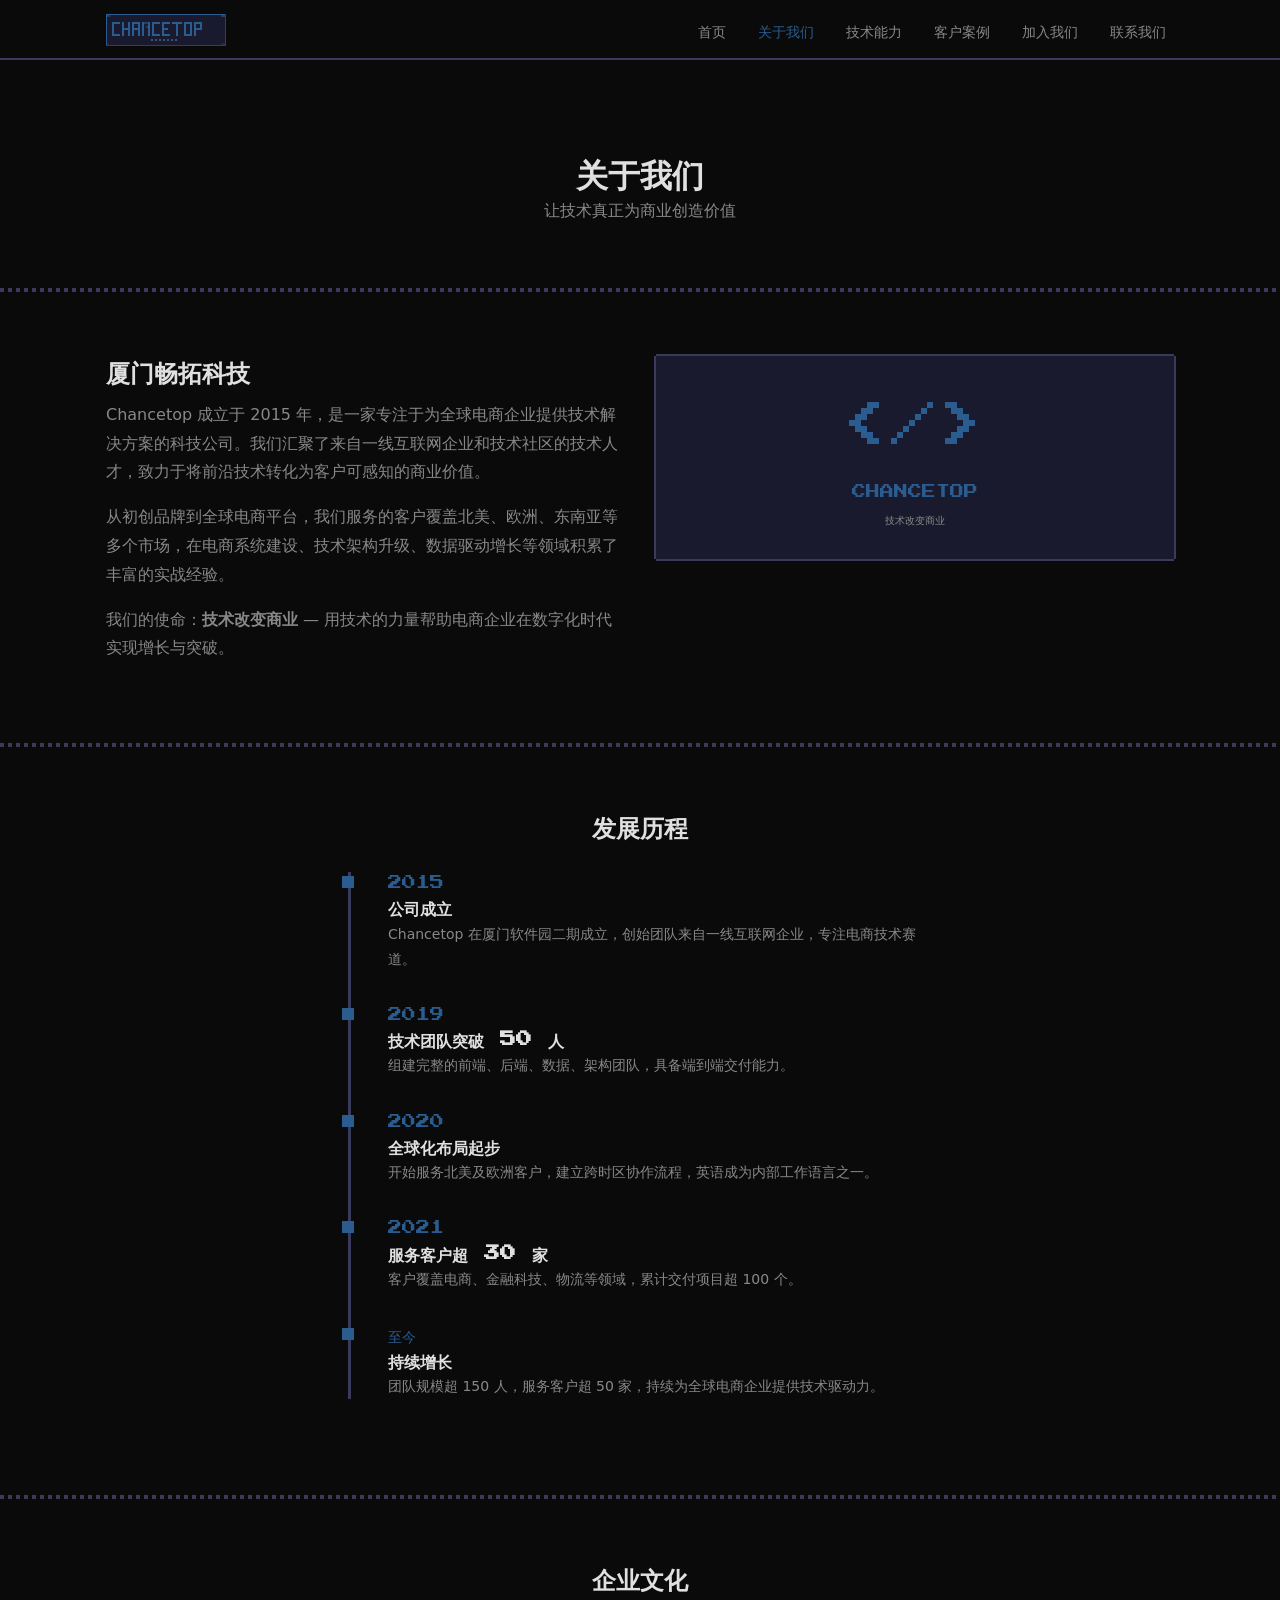
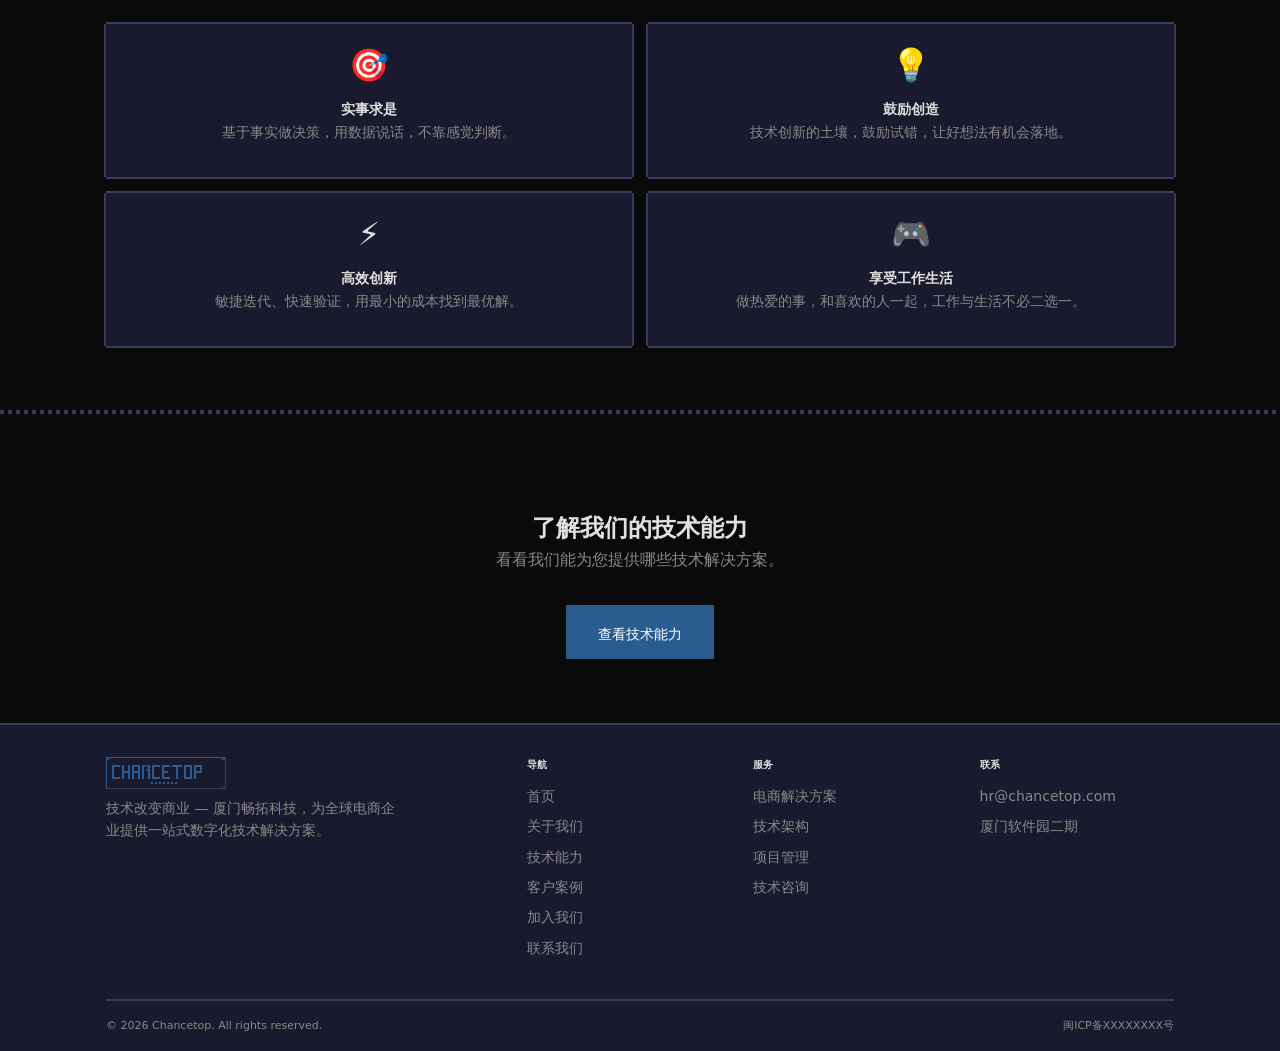
<file: chancetop-pixel/about.html>
<!DOCTYPE html>
<html lang="zh-CN">
<head>
  <meta charset="UTF-8" />
  <meta name="viewport" content="width=device-width, initial-scale=1.0" />
  <title>关于我们 — Chancetop</title>
  <meta name="description" content="了解厦门畅拓科技（Chancetop）的发展历程、企业文化与技术实力。" />
  <link rel="preconnect" href="https://fonts.googleapis.com" />
  <link rel="preconnect" href="https://fonts.gstatic.com" crossorigin />
  <link href="https://fonts.googleapis.com/css2?family=Press+Start+2P&display=swap" rel="stylesheet" />
  <link rel="stylesheet" href="css/style.css" />
</head>
<body>
  <div id="nav-container">
    <noscript>
      <div style="background:#0a0a0a;border-bottom:2px solid #3a3a5c;padding:16px;text-align:center;font-family:system-ui,sans-serif;font-size:14px;color:#888;">
        <a href="index.html" style="color:#2b5c8f;margin:0 8px;">首页</a>
        <a href="about.html" style="color:#2b5c8f;margin:0 8px;">关于我们</a>
        <a href="services.html" style="color:#2b5c8f;margin:0 8px;">技术能力</a>
        <a href="cases.html" style="color:#2b5c8f;margin:0 8px;">客户案例</a>
        <a href="join.html" style="color:#2b5c8f;margin:0 8px;">加入我们</a>
        <a href="contact.html" style="color:#2b5c8f;margin:0 8px;">联系我们</a>
      </div>
    </noscript>
  </div>

  <div class="page-header">
    <div class="container">
      <h1 class="fade-in">关于我们</h1>
      <p class="fade-in">让技术真正为商业创造价值</p>
    </div>
  </div>

  <div class="pixel-divider"></div>

  <!-- Company Intro -->
  <section class="content-section">
    <div class="container">
      <div class="grid-2">
        <div class="fade-in">
          <h2>厦门畅拓科技</h2>
          <p>Chancetop 成立于 2015 年，是一家专注于为全球电商企业提供技术解决方案的科技公司。我们汇聚了来自一线互联网企业和技术社区的技术人才，致力于将前沿技术转化为客户可感知的商业价值。</p>
          <p>从初创品牌到全球电商平台，我们服务的客户覆盖北美、欧洲、东南亚等多个市场，在电商系统建设、技术架构升级、数据驱动增长等领域积累了丰富的实战经验。</p>
          <p>我们的使命：<strong>技术改变商业</strong> — 用技术的力量帮助电商企业在数字化时代实现增长与突破。</p>
        </div>
        <div class="fade-in">
          <div class="pixel-border" style="background:var(--color-surface);padding:var(--space-lg);text-align:center;font-family:var(--font-pixel);font-size:var(--text-small);color:var(--color-primary);">
            <div style="font-size:48px;margin-bottom:var(--space-md);">&lt;/&gt;</div>
            <div>CHANCETOP</div>
            <div style="color:var(--color-text-dim);margin-top:var(--space-sm);font-size:10px;">技术改变商业</div>
          </div>
        </div>
      </div>
    </div>
  </section>

  <div class="pixel-divider"></div>

  <!-- Timeline -->
  <section class="content-section">
    <div class="container">
      <h2 class="fade-in" style="text-align:center;margin-bottom:var(--space-lg);">发展历程</h2>
      <div class="timeline fade-in" style="max-width:600px;margin:0 auto;">
        <div class="timeline-item">
          <div class="timeline-year">2015</div>
          <h3>公司成立</h3>
          <p>Chancetop 在厦门软件园二期成立，创始团队来自一线互联网企业，专注电商技术赛道。</p>
        </div>
        <div class="timeline-item">
          <div class="timeline-year">2019</div>
          <h3>技术团队突破 50 人</h3>
          <p>组建完整的前端、后端、数据、架构团队，具备端到端交付能力。</p>
        </div>
        <div class="timeline-item">
          <div class="timeline-year">2020</div>
          <h3>全球化布局起步</h3>
          <p>开始服务北美及欧洲客户，建立跨时区协作流程，英语成为内部工作语言之一。</p>
        </div>
        <div class="timeline-item">
          <div class="timeline-year">2021</div>
          <h3>服务客户超 30 家</h3>
          <p>客户覆盖电商、金融科技、物流等领域，累计交付项目超 100 个。</p>
        </div>
        <div class="timeline-item">
          <div class="timeline-year">至今</div>
          <h3>持续增长</h3>
          <p>团队规模超 150 人，服务客户超 50 家，持续为全球电商企业提供技术驱动力。</p>
        </div>
      </div>
    </div>
  </section>

  <div class="pixel-divider"></div>

  <!-- Culture -->
  <section class="content-section">
    <div class="container">
      <h2 class="fade-in" style="text-align:center;margin-bottom:var(--space-lg);">企业文化</h2>
      <div class="culture-grid">
        <div class="culture-card pixel-border fade-in">
          <div class="icon">🎯</div>
          <h3>实事求是</h3>
          <p>基于事实做决策，用数据说话，不靠感觉判断。</p>
        </div>
        <div class="culture-card pixel-border fade-in">
          <div class="icon">💡</div>
          <h3>鼓励创造</h3>
          <p>技术创新的土壤，鼓励试错，让好想法有机会落地。</p>
        </div>
        <div class="culture-card pixel-border fade-in">
          <div class="icon">⚡</div>
          <h3>高效创新</h3>
          <p>敏捷迭代、快速验证，用最小的成本找到最优解。</p>
        </div>
        <div class="culture-card pixel-border fade-in">
          <div class="icon">🎮</div>
          <h3>享受工作生活</h3>
          <p>做热爱的事，和喜欢的人一起，工作与生活不必二选一。</p>
        </div>
      </div>
    </div>
  </section>

  <div class="pixel-divider"></div>

  <!-- CTA -->
  <section class="cta-section">
    <div class="container">
      <h2 class="fade-in">了解我们的技术能力</h2>
      <p class="fade-in">看看我们能为您提供哪些技术解决方案。</p>
      <div class="fade-in">
        <a href="services.html" class="btn btn-lg">查看技术能力</a>
      </div>
    </div>
  </section>

  <div id="footer-container"></div>

  <script defer src="js/main.js"></script>
</body>
</html>
</file>
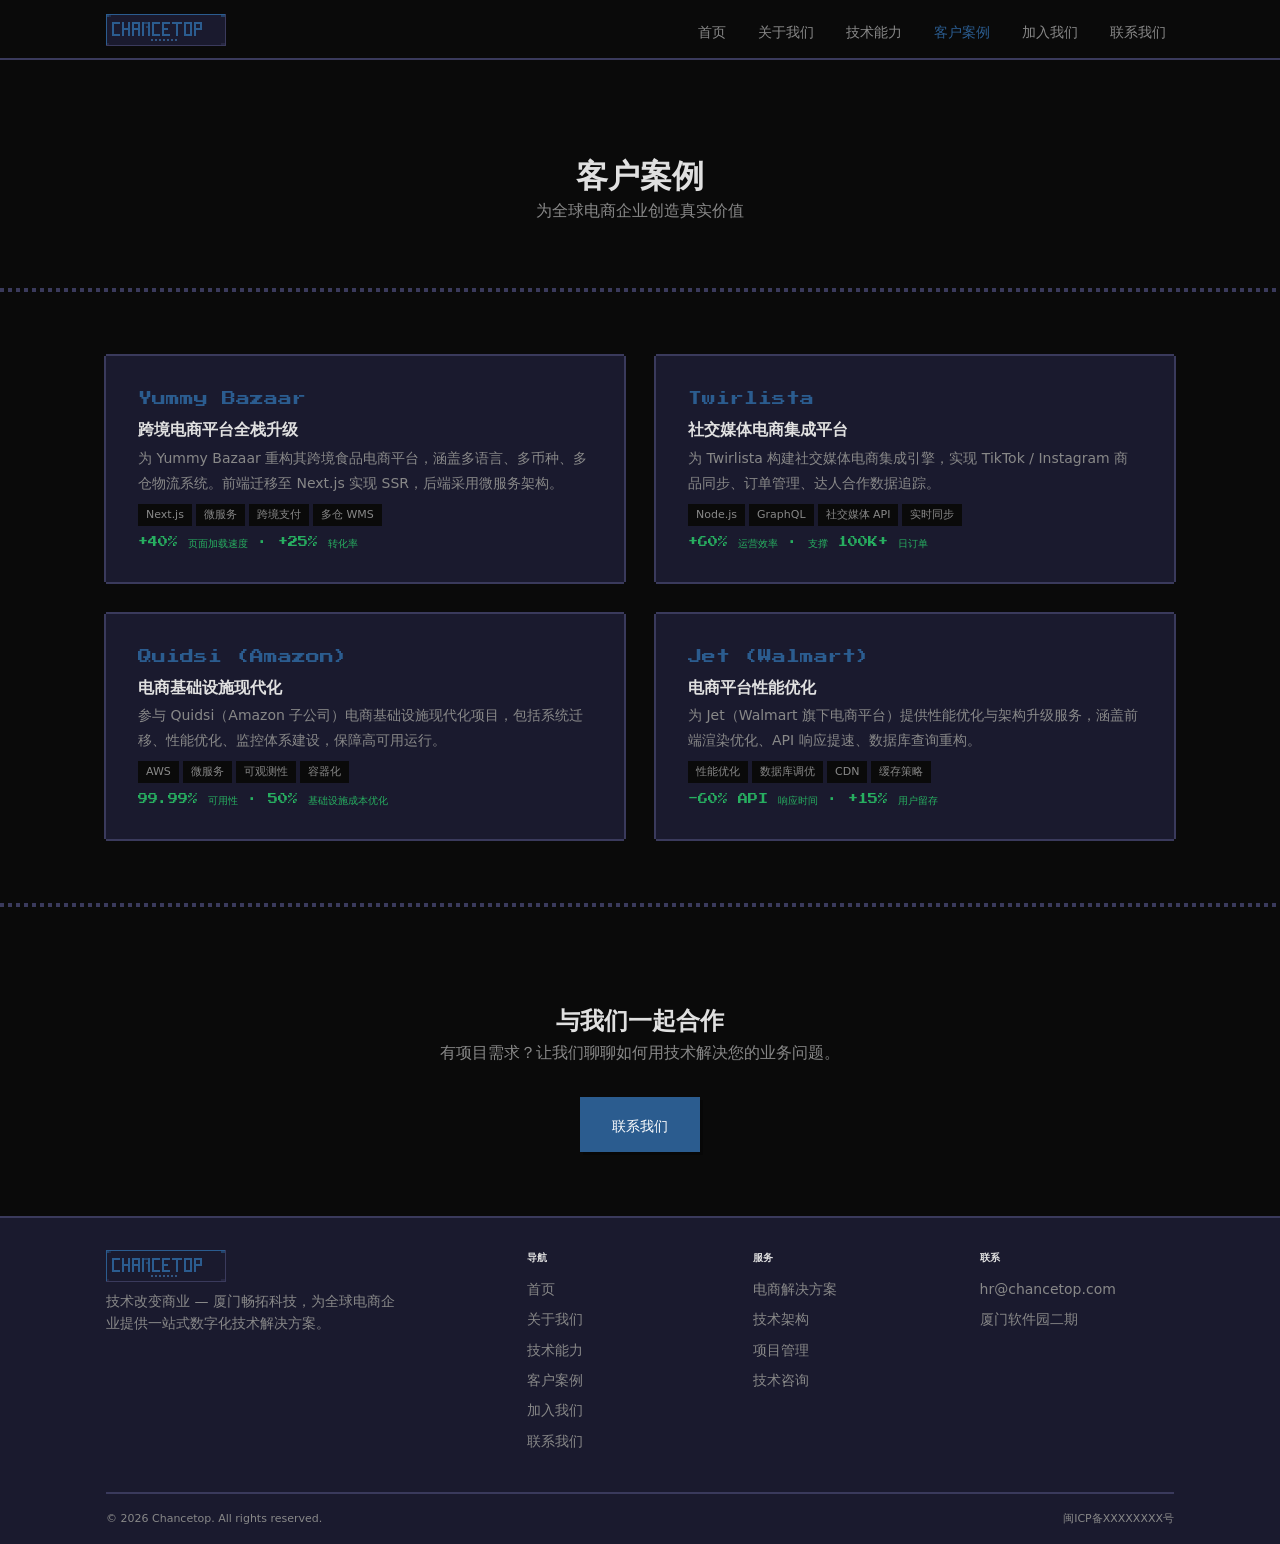
<file: chancetop-pixel/cases.html>
<!DOCTYPE html>
<html lang="zh-CN">
<head>
  <meta charset="UTF-8" />
  <meta name="viewport" content="width=device-width, initial-scale=1.0" />
  <title>客户案例 — Chancetop</title>
  <meta name="description" content="Chancetop 服务过的全球电商品牌案例 — Yummy Bazaar、Twirlista、Quidsi-Amazon、Jet-Walmart。" />
  <link rel="preconnect" href="https://fonts.googleapis.com" />
  <link rel="preconnect" href="https://fonts.gstatic.com" crossorigin />
  <link href="https://fonts.googleapis.com/css2?family=Press+Start+2P&display=swap" rel="stylesheet" />
  <link rel="stylesheet" href="css/style.css" />
</head>
<body>
  <div id="nav-container">
    <noscript>
      <div style="background:#0a0a0a;border-bottom:2px solid #3a3a5c;padding:16px;text-align:center;font-family:system-ui,sans-serif;font-size:14px;color:#888;">
        <a href="index.html" style="color:#2b5c8f;margin:0 8px;">首页</a>
        <a href="about.html" style="color:#2b5c8f;margin:0 8px;">关于我们</a>
        <a href="services.html" style="color:#2b5c8f;margin:0 8px;">技术能力</a>
        <a href="cases.html" style="color:#2b5c8f;margin:0 8px;">客户案例</a>
        <a href="join.html" style="color:#2b5c8f;margin:0 8px;">加入我们</a>
        <a href="contact.html" style="color:#2b5c8f;margin:0 8px;">联系我们</a>
      </div>
    </noscript>
  </div>

  <div class="page-header">
    <div class="container">
      <h1 class="fade-in">客户案例</h1>
      <p class="fade-in">为全球电商企业创造真实价值</p>
    </div>
  </div>

  <div class="pixel-divider"></div>

  <section class="content-section">
    <div class="container">
      <div class="cases-grid">
        <!-- Case 1 -->
        <div class="case-card pixel-border fade-in">
          <div class="case-client">Yummy Bazaar</div>
          <h3>跨境电商平台全栈升级</h3>
          <p>为 Yummy Bazaar 重构其跨境食品电商平台，涵盖多语言、多币种、多仓物流系统。前端迁移至 Next.js 实现 SSR，后端采用微服务架构。</p>
          <div class="tags">
            <span>Next.js</span>
            <span>微服务</span>
            <span>跨境支付</span>
            <span>多仓 WMS</span>
          </div>
          <div class="result">+40% 页面加载速度 · +25% 转化率</div>
        </div>

        <!-- Case 2 -->
        <div class="case-card pixel-border fade-in">
          <div class="case-client">Twirlista</div>
          <h3>社交媒体电商集成平台</h3>
          <p>为 Twirlista 构建社交媒体电商集成引擎，实现 TikTok / Instagram 商品同步、订单管理、达人合作数据追踪。</p>
          <div class="tags">
            <span>Node.js</span>
            <span>GraphQL</span>
            <span>社交媒体 API</span>
            <span>实时同步</span>
          </div>
          <div class="result">+60% 运营效率 · 支撑 100K+ 日订单</div>
        </div>

        <!-- Case 3 -->
        <div class="case-card pixel-border fade-in">
          <div class="case-client">Quidsi (Amazon)</div>
          <h3>电商基础设施现代化</h3>
          <p>参与 Quidsi（Amazon 子公司）电商基础设施现代化项目，包括系统迁移、性能优化、监控体系建设，保障高可用运行。</p>
          <div class="tags">
            <span>AWS</span>
            <span>微服务</span>
            <span>可观测性</span>
            <span>容器化</span>
          </div>
          <div class="result">99.99% 可用性 · 50% 基础设施成本优化</div>
        </div>

        <!-- Case 4 -->
        <div class="case-card pixel-border fade-in">
          <div class="case-client">Jet (Walmart)</div>
          <h3>电商平台性能优化</h3>
          <p>为 Jet（Walmart 旗下电商平台）提供性能优化与架构升级服务，涵盖前端渲染优化、API 响应提速、数据库查询重构。</p>
          <div class="tags">
            <span>性能优化</span>
            <span>数据库调优</span>
            <span>CDN</span>
            <span>缓存策略</span>
          </div>
          <div class="result">-60% API 响应时间 · +15% 用户留存</div>
        </div>
      </div>
    </div>
  </section>

  <div class="pixel-divider"></div>

  <!-- CTA -->
  <section class="cta-section">
    <div class="container">
      <h2 class="fade-in">与我们一起合作</h2>
      <p class="fade-in">有项目需求？让我们聊聊如何用技术解决您的业务问题。</p>
      <div class="fade-in">
        <a href="contact.html" class="btn btn-lg">联系我们</a>
      </div>
    </div>
  </section>

  <div id="footer-container"></div>

  <script defer src="js/main.js"></script>
</body>
</html>
</file>
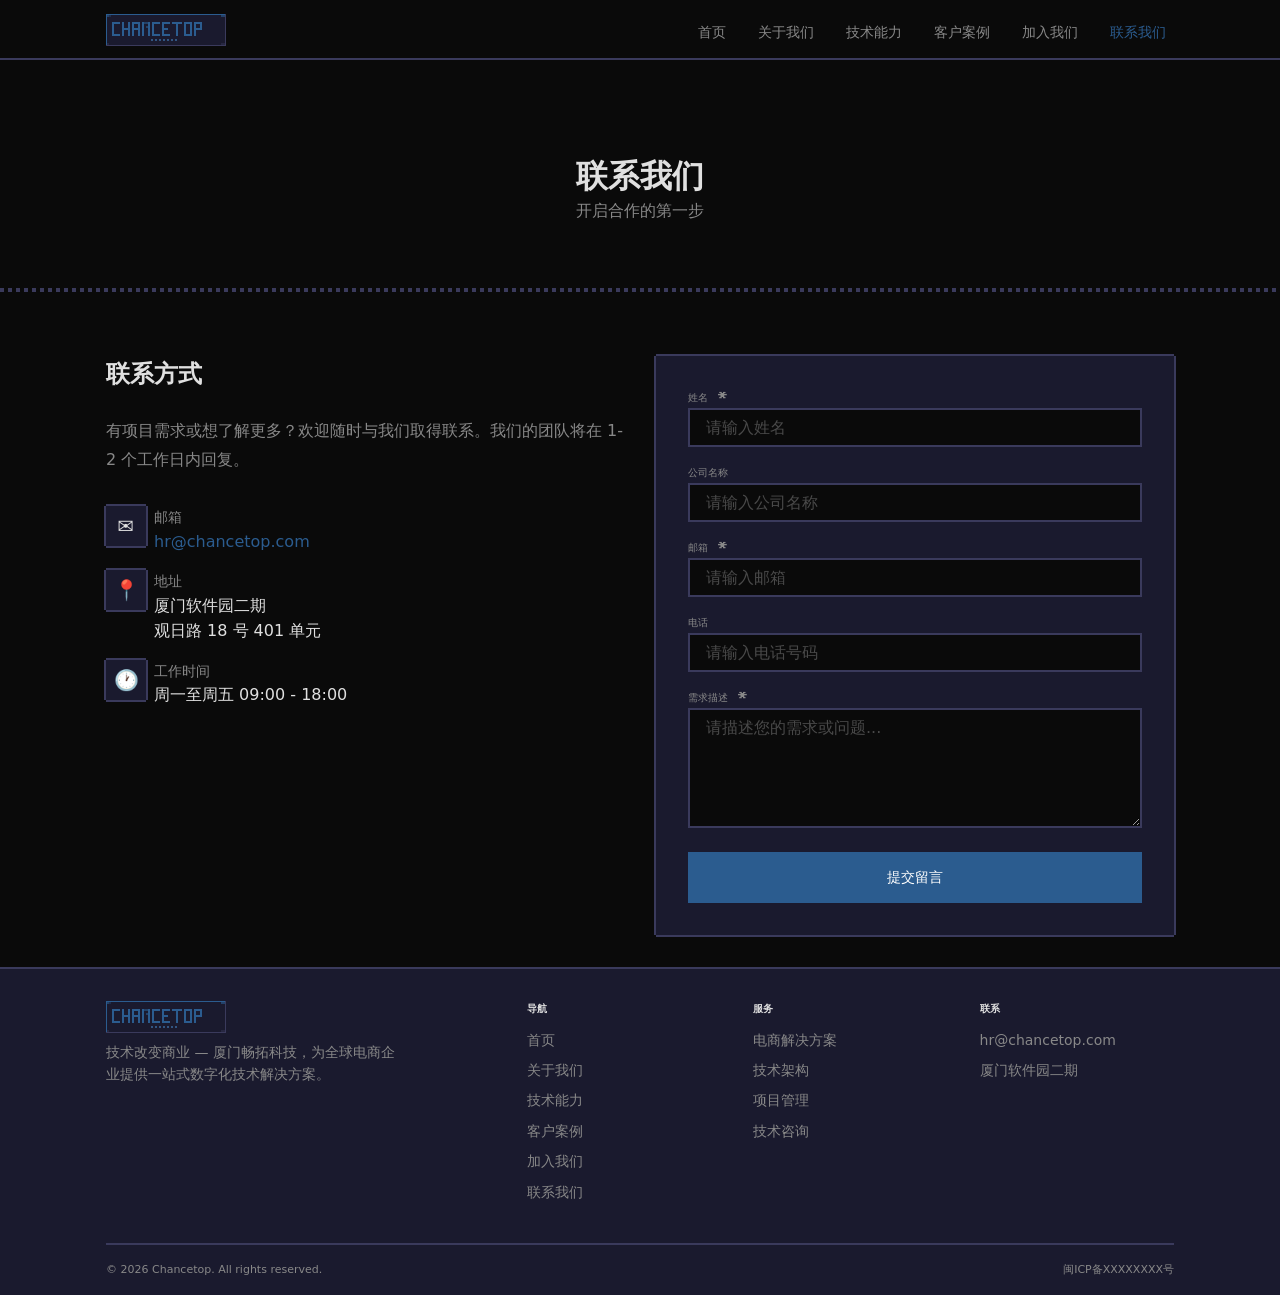
<file: chancetop-pixel/contact.html>
<!DOCTYPE html>
<html lang="zh-CN">
<head>
  <meta charset="UTF-8" />
  <meta name="viewport" content="width=device-width, initial-scale=1.0" />
  <title>联系我们 — Chancetop</title>
  <meta name="description" content="联系厦门畅拓科技（Chancetop）— 厦门软件园二期，邮箱 hr@chancetop.com。" />
  <link rel="preconnect" href="https://fonts.googleapis.com" />
  <link rel="preconnect" href="https://fonts.gstatic.com" crossorigin />
  <link href="https://fonts.googleapis.com/css2?family=Press+Start+2P&display=swap" rel="stylesheet" />
  <link rel="stylesheet" href="css/style.css" />
</head>
<body>
  <div id="nav-container">
    <noscript>
      <div style="background:#0a0a0a;border-bottom:2px solid #3a3a5c;padding:16px;text-align:center;font-family:system-ui,sans-serif;font-size:14px;color:#888;">
        <a href="index.html" style="color:#2b5c8f;margin:0 8px;">首页</a>
        <a href="about.html" style="color:#2b5c8f;margin:0 8px;">关于我们</a>
        <a href="services.html" style="color:#2b5c8f;margin:0 8px;">技术能力</a>
        <a href="cases.html" style="color:#2b5c8f;margin:0 8px;">客户案例</a>
        <a href="join.html" style="color:#2b5c8f;margin:0 8px;">加入我们</a>
        <a href="contact.html" style="color:#2b5c8f;margin:0 8px;">联系我们</a>
      </div>
    </noscript>
  </div>

  <div class="page-header">
    <div class="container">
      <h1 class="fade-in">联系我们</h1>
      <p class="fade-in">开启合作的第一步</p>
    </div>
  </div>

  <div class="pixel-divider"></div>

  <section class="content-section">
    <div class="container">
      <div class="contact-wrap">
        <!-- Contact Info -->
        <div class="fade-in">
          <h2 style="margin-bottom:var(--space-lg);">联系方式</h2>
          <p style="color:var(--color-text-dim);margin-bottom:var(--space-lg);">有项目需求或想了解更多？欢迎随时与我们取得联系。我们的团队将在 1-2 个工作日内回复。</p>
          <div class="contact-info-list">
            <div class="contact-info-item">
              <div class="icon pixel-border">✉</div>
              <div>
                <div class="label">邮箱</div>
                <div class="value"><a href="mailto:hr@chancetop.com">hr@chancetop.com</a></div>
              </div>
            </div>
            <div class="contact-info-item">
              <div class="icon pixel-border">📍</div>
              <div>
                <div class="label">地址</div>
                <div class="value">厦门软件园二期<br/>观日路 18 号 401 单元</div>
              </div>
            </div>
            <div class="contact-info-item">
              <div class="icon pixel-border">🕐</div>
              <div>
                <div class="label">工作时间</div>
                <div class="value">周一至周五 09:00 - 18:00</div>
              </div>
            </div>
          </div>
        </div>

        <!-- Contact Form -->
        <div class="fade-in">
          <div class="pixel-border" style="background:var(--color-surface);padding:var(--space-lg);">
            <!-- Form View -->
            <div id="formView">
              <form id="contactForm" novalidate>
                <div class="form-group">
                  <label for="name">姓名 *</label>
                  <input type="text" id="name" name="name" class="form-input" required placeholder="请输入姓名" />
                  <div class="form-error"></div>
                </div>
                <div class="form-group">
                  <label for="company">公司名称</label>
                  <input type="text" id="company" name="company" class="form-input" placeholder="请输入公司名称" />
                </div>
                <div class="form-group">
                  <label for="email">邮箱 *</label>
                  <input type="email" id="email" name="email" class="form-input" required placeholder="请输入邮箱" />
                  <div class="form-error"></div>
                </div>
                <div class="form-group">
                  <label for="phone">电话</label>
                  <input type="text" id="phone" name="phone" class="form-input" placeholder="请输入电话号码" />
                </div>
                <div class="form-group">
                  <label for="message">需求描述 *</label>
                  <textarea id="message" name="message" class="form-input" required placeholder="请描述您的需求或问题..."></textarea>
                  <div class="form-error"></div>
                </div>
                <button type="submit" class="btn btn-lg" style="width:100%;justify-content:center;">提交留言</button>
              </form>
            </div>

            <!-- Loading State -->
            <div id="formLoading" class="form-loading">
              <div class="pixel-spinner"></div>
              <p>提交中...</p>
            </div>

            <!-- Success State -->
            <div id="formSuccess" class="form-success">
              <div class="icon">✓</div>
              <h3>感谢您的留言！</h3>
              <p>我们会在 1-2 个工作日内通过邮件与您联系。</p>
            </div>

            <!-- Error State -->
            <div id="formError" class="form-error-state">
              <div class="icon">⚠</div>
              <h3>提交失败</h3>
              <p>请稍后重试，或直接发送邮件至 hr@chancetop.com</p>
              <button id="formRetry" class="btn" style="margin-top:var(--space-md);">重新填写</button>
            </div>
          </div>
        </div>
      </div>
    </div>
  </section>

  <div id="footer-container"></div>

  <script defer src="js/main.js"></script>
</body>
</html>
</file>
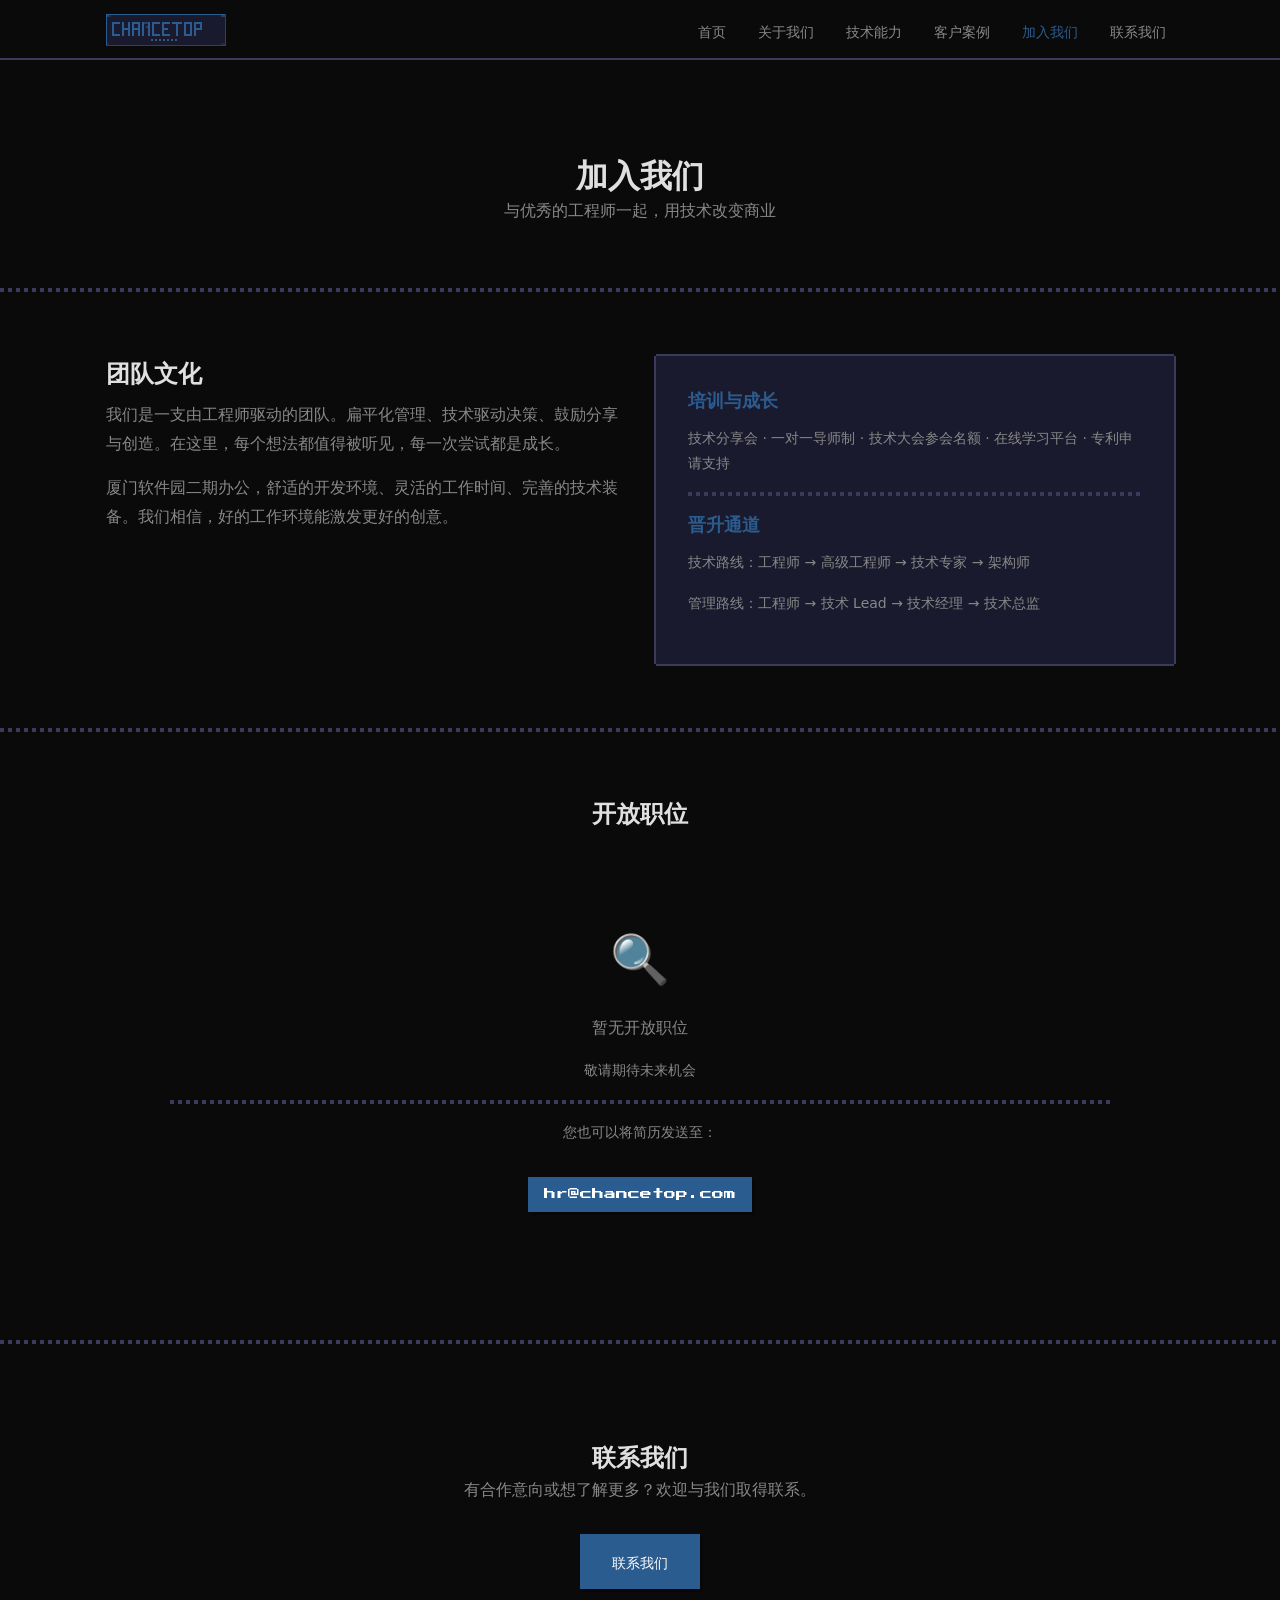
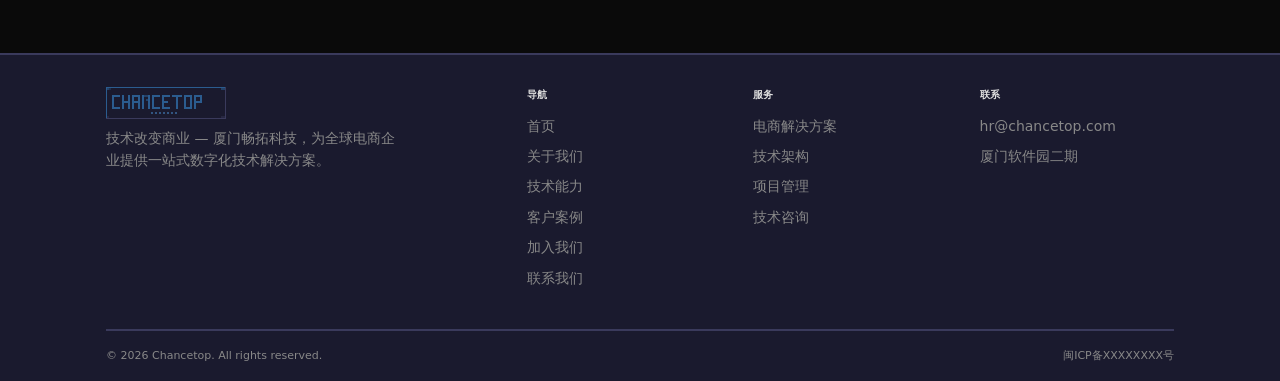
<file: chancetop-pixel/join.html>
<!DOCTYPE html>
<html lang="zh-CN">
<head>
  <meta charset="UTF-8" />
  <meta name="viewport" content="width=device-width, initial-scale=1.0" />
  <title>加入我们 — Chancetop</title>
  <meta name="description" content="加入厦门畅拓科技（Chancetop），与优秀的工程师一起用技术改变商业。" />
  <link rel="preconnect" href="https://fonts.googleapis.com" />
  <link rel="preconnect" href="https://fonts.gstatic.com" crossorigin />
  <link href="https://fonts.googleapis.com/css2?family=Press+Start+2P&display=swap" rel="stylesheet" />
  <link rel="stylesheet" href="css/style.css" />
</head>
<body>
  <div id="nav-container">
    <noscript>
      <div style="background:#0a0a0a;border-bottom:2px solid #3a3a5c;padding:16px;text-align:center;font-family:system-ui,sans-serif;font-size:14px;color:#888;">
        <a href="index.html" style="color:#2b5c8f;margin:0 8px;">首页</a>
        <a href="about.html" style="color:#2b5c8f;margin:0 8px;">关于我们</a>
        <a href="services.html" style="color:#2b5c8f;margin:0 8px;">技术能力</a>
        <a href="cases.html" style="color:#2b5c8f;margin:0 8px;">客户案例</a>
        <a href="join.html" style="color:#2b5c8f;margin:0 8px;">加入我们</a>
        <a href="contact.html" style="color:#2b5c8f;margin:0 8px;">联系我们</a>
      </div>
    </noscript>
  </div>

  <div class="page-header">
    <div class="container">
      <h1 class="fade-in">加入我们</h1>
      <p class="fade-in">与优秀的工程师一起，用技术改变商业</p>
    </div>
  </div>

  <div class="pixel-divider"></div>

  <!-- Team Culture -->
  <section class="content-section">
    <div class="container">
      <div class="grid-2">
        <div class="fade-in">
          <h2>团队文化</h2>
          <p>我们是一支由工程师驱动的团队。扁平化管理、技术驱动决策、鼓励分享与创造。在这里，每个想法都值得被听见，每一次尝试都是成长。</p>
          <p>厦门软件园二期办公，舒适的开发环境、灵活的工作时间、完善的技术装备。我们相信，好的工作环境能激发更好的创意。</p>
        </div>
        <div class="fade-in">
          <div class="pixel-border" style="background:var(--color-surface);padding:var(--space-lg);">
            <h3 style="margin-bottom:var(--space-md);color:var(--color-primary);">培训与成长</h3>
            <p style="font-size:var(--text-small);">技术分享会 · 一对一导师制 · 技术大会参会名额 · 在线学习平台 · 专利申请支持</p>
            <div class="pixel-divider-sm"></div>
            <h3 style="margin-bottom:var(--space-md);color:var(--color-primary);">晋升通道</h3>
            <p style="font-size:var(--text-small);">技术路线：工程师 → 高级工程师 → 技术专家 → 架构师</p>
            <p style="font-size:var(--text-small);">管理路线：工程师 → 技术 Lead → 技术经理 → 技术总监</p>
          </div>
        </div>
      </div>
    </div>
  </section>

  <div class="pixel-divider"></div>

  <!-- Open Positions -->
  <section class="content-section">
    <div class="container">
      <h2 class="fade-in" style="text-align:center;margin-bottom:var(--space-lg);">开放职位</h2>

      <div class="job-empty fade-in">
        <div class="icon">🔍</div>
        <p>暂无开放职位</p>
        <p style="font-size:var(--text-small);color:var(--color-text-dim);">敬请期待未来机会</p>
        <div class="pixel-divider-sm"></div>
        <p style="font-size:var(--text-small);">您也可以将简历发送至：</p>
        <a href="mailto:hr@chancetop.com" class="btn" style="margin-top:var(--space-md);">hr@chancetop.com</a>
      </div>

      <!-- Uncomment when positions are available:
      <div class="job-item pixel-border fade-in">
        <h3>高级前端工程师</h3>
        <div class="meta">厦门 / 全职 / 薪资面议</div>
        <p style="font-size:var(--text-small);color:var(--color-text-dim);">精通 React/TypeScript，有大型电商项目经验优先。</p>
      </div>
      <div class="job-item pixel-border fade-in">
        <h3>后端工程师（Node.js）</h3>
        <div class="meta">厦门 / 全职 / 薪资面议</div>
        <p style="font-size:var(--text-small);color:var(--color-text-dim);">熟悉微服务架构，有高并发系统经验。</p>
      </div>
      -->
    </div>
  </section>

  <div class="pixel-divider"></div>

  <!-- CTA -->
  <section class="cta-section">
    <div class="container">
      <h2 class="fade-in">联系我们</h2>
      <p class="fade-in">有合作意向或想了解更多？欢迎与我们取得联系。</p>
      <div class="fade-in">
        <a href="contact.html" class="btn btn-lg">联系我们</a>
      </div>
    </div>
  </section>

  <div id="footer-container"></div>

  <script defer src="js/main.js"></script>
</body>
</html>
</file>
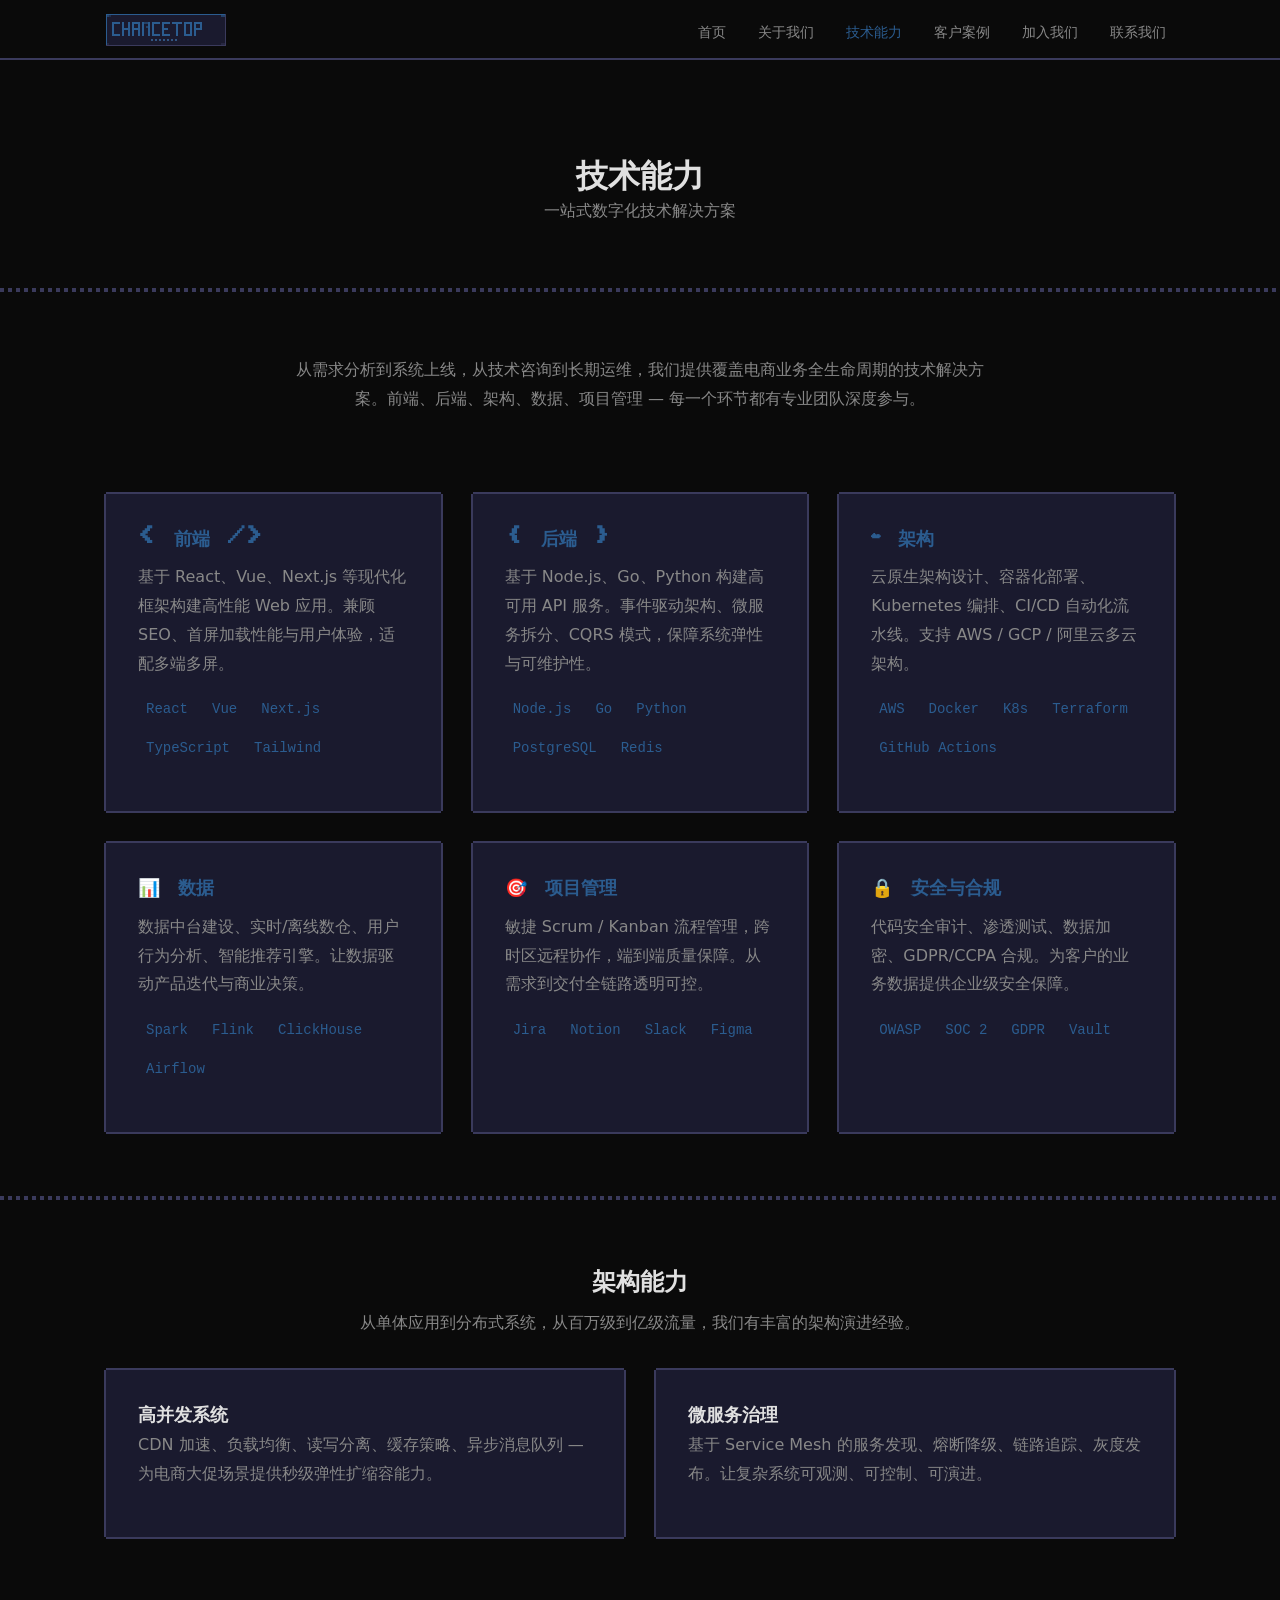
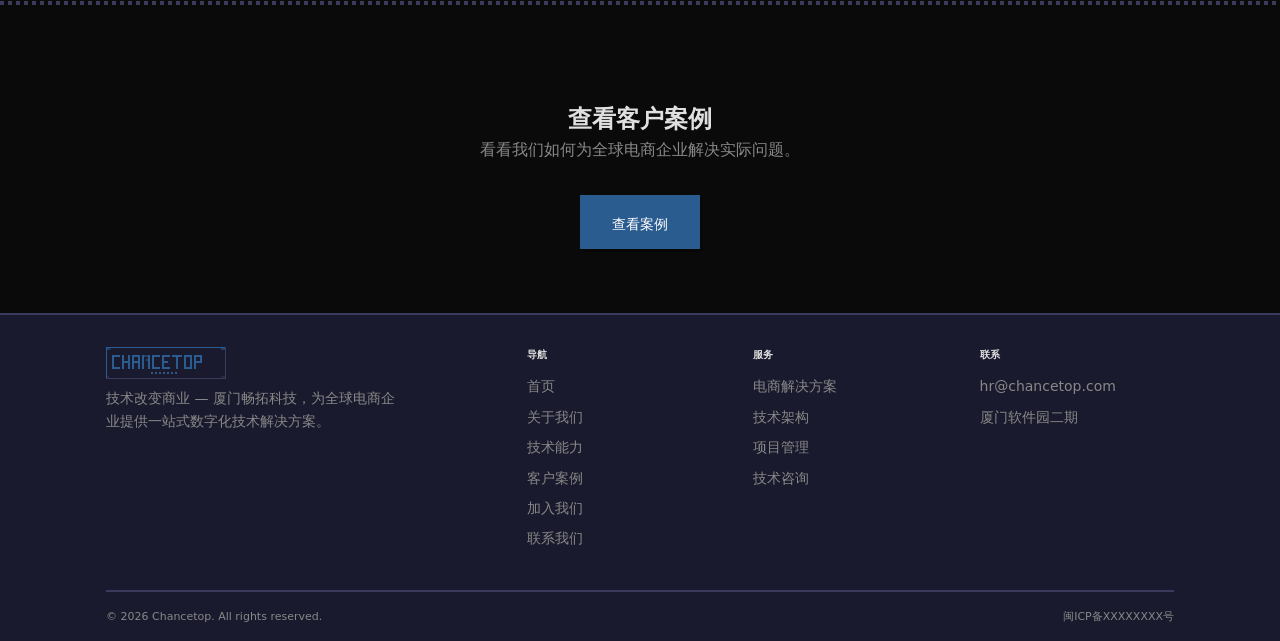
<file: chancetop-pixel/services.html>
<!DOCTYPE html>
<html lang="zh-CN">
<head>
  <meta charset="UTF-8" />
  <meta name="viewport" content="width=device-width, initial-scale=1.0" />
  <title>技术能力 — Chancetop</title>
  <meta name="description" content="Chancetop 的一站式数字化技术解决方案，覆盖前端、后端、架构、数据、项目管理全链路。" />
  <link rel="preconnect" href="https://fonts.googleapis.com" />
  <link rel="preconnect" href="https://fonts.gstatic.com" crossorigin />
  <link href="https://fonts.googleapis.com/css2?family=Press+Start+2P&display=swap" rel="stylesheet" />
  <link rel="stylesheet" href="css/style.css" />
</head>
<body>
  <div id="nav-container">
    <noscript>
      <div style="background:#0a0a0a;border-bottom:2px solid #3a3a5c;padding:16px;text-align:center;font-family:system-ui,sans-serif;font-size:14px;color:#888;">
        <a href="index.html" style="color:#2b5c8f;margin:0 8px;">首页</a>
        <a href="about.html" style="color:#2b5c8f;margin:0 8px;">关于我们</a>
        <a href="services.html" style="color:#2b5c8f;margin:0 8px;">技术能力</a>
        <a href="cases.html" style="color:#2b5c8f;margin:0 8px;">客户案例</a>
        <a href="join.html" style="color:#2b5c8f;margin:0 8px;">加入我们</a>
        <a href="contact.html" style="color:#2b5c8f;margin:0 8px;">联系我们</a>
      </div>
    </noscript>
  </div>

  <div class="page-header">
    <div class="container">
      <h1 class="fade-in">技术能力</h1>
      <p class="fade-in">一站式数字化技术解决方案</p>
    </div>
  </div>

  <div class="pixel-divider"></div>

  <!-- Overview -->
  <section class="content-section">
    <div class="container">
      <div class="fade-in" style="text-align:center;max-width:700px;margin:0 auto;">
        <p>从需求分析到系统上线，从技术咨询到长期运维，我们提供覆盖电商业务全生命周期的技术解决方案。前端、后端、架构、数据、项目管理 — 每一个环节都有专业团队深度参与。</p>
      </div>
    </div>
  </section>

  <!-- Service Areas -->
  <section class="content-section">
    <div class="container">
      <div class="grid-3">
        <div class="pixel-border fade-in" style="background:var(--color-surface);padding:var(--space-lg);">
          <h3 style="margin-bottom:var(--space-md);color:var(--color-primary);">&lt; 前端 /&gt;</h3>
          <p>基于 React、Vue、Next.js 等现代化框架构建高性能 Web 应用。兼顾 SEO、首屏加载性能与用户体验，适配多端多屏。</p>
          <div class="tech-stack">
            <span class="tech-tag">React</span>
            <span class="tech-tag">Vue</span>
            <span class="tech-tag">Next.js</span>
            <span class="tech-tag">TypeScript</span>
            <span class="tech-tag">Tailwind</span>
          </div>
        </div>
        <div class="pixel-border fade-in" style="background:var(--color-surface);padding:var(--space-lg);">
          <h3 style="margin-bottom:var(--space-md);color:var(--color-primary);">{ 后端 }</h3>
          <p>基于 Node.js、Go、Python 构建高可用 API 服务。事件驱动架构、微服务拆分、CQRS 模式，保障系统弹性与可维护性。</p>
          <div class="tech-stack">
            <span class="tech-tag">Node.js</span>
            <span class="tech-tag">Go</span>
            <span class="tech-tag">Python</span>
            <span class="tech-tag">PostgreSQL</span>
            <span class="tech-tag">Redis</span>
          </div>
        </div>
        <div class="pixel-border fade-in" style="background:var(--color-surface);padding:var(--space-lg);">
          <h3 style="margin-bottom:var(--space-md);color:var(--color-primary);">☁ 架构</h3>
          <p>云原生架构设计、容器化部署、Kubernetes 编排、CI/CD 自动化流水线。支持 AWS / GCP / 阿里云多云架构。</p>
          <div class="tech-stack">
            <span class="tech-tag">AWS</span>
            <span class="tech-tag">Docker</span>
            <span class="tech-tag">K8s</span>
            <span class="tech-tag">Terraform</span>
            <span class="tech-tag">GitHub Actions</span>
          </div>
        </div>
      </div>
      <div class="grid-3" style="margin-top:var(--space-lg);">
        <div class="pixel-border fade-in" style="background:var(--color-surface);padding:var(--space-lg);">
          <h3 style="margin-bottom:var(--space-md);color:var(--color-primary);">📊 数据</h3>
          <p>数据中台建设、实时/离线数仓、用户行为分析、智能推荐引擎。让数据驱动产品迭代与商业决策。</p>
          <div class="tech-stack">
            <span class="tech-tag">Spark</span>
            <span class="tech-tag">Flink</span>
            <span class="tech-tag">ClickHouse</span>
            <span class="tech-tag">Airflow</span>
          </div>
        </div>
        <div class="pixel-border fade-in" style="background:var(--color-surface);padding:var(--space-lg);">
          <h3 style="margin-bottom:var(--space-md);color:var(--color-primary);">🎯 项目管理</h3>
          <p>敏捷 Scrum / Kanban 流程管理，跨时区远程协作，端到端质量保障。从需求到交付全链路透明可控。</p>
          <div class="tech-stack">
            <span class="tech-tag">Jira</span>
            <span class="tech-tag">Notion</span>
            <span class="tech-tag">Slack</span>
            <span class="tech-tag">Figma</span>
          </div>
        </div>
        <div class="pixel-border fade-in" style="background:var(--color-surface);padding:var(--space-lg);">
          <h3 style="margin-bottom:var(--space-md);color:var(--color-primary);">🔒 安全与合规</h3>
          <p>代码安全审计、渗透测试、数据加密、GDPR/CCPA 合规。为客户的业务数据提供企业级安全保障。</p>
          <div class="tech-stack">
            <span class="tech-tag">OWASP</span>
            <span class="tech-tag">SOC 2</span>
            <span class="tech-tag">GDPR</span>
            <span class="tech-tag">Vault</span>
          </div>
        </div>
      </div>
    </div>
  </section>

  <div class="pixel-divider"></div>

  <!-- Architecture Capability -->
  <section class="content-section">
    <div class="container">
      <h2 class="fade-in" style="text-align:center;">架构能力</h2>
      <p class="fade-in" style="text-align:center;color:var(--color-text-dim);max-width:600px;margin:0 auto var(--space-lg);">
        从单体应用到分布式系统，从百万级到亿级流量，我们有丰富的架构演进经验。
      </p>
      <div class="grid-2">
        <div class="pixel-border fade-in" style="background:var(--color-surface);padding:var(--space-lg);">
          <h3 style="margin-bottom:var(--space-sm);">高并发系统</h3>
          <p>CDN 加速、负载均衡、读写分离、缓存策略、异步消息队列 — 为电商大促场景提供秒级弹性扩缩容能力。</p>
        </div>
        <div class="pixel-border fade-in" style="background:var(--color-surface);padding:var(--space-lg);">
          <h3 style="margin-bottom:var(--space-sm);">微服务治理</h3>
          <p>基于 Service Mesh 的服务发现、熔断降级、链路追踪、灰度发布。让复杂系统可观测、可控制、可演进。</p>
        </div>
      </div>
    </div>
  </section>

  <div class="pixel-divider"></div>

  <!-- CTA -->
  <section class="cta-section">
    <div class="container">
      <h2 class="fade-in">查看客户案例</h2>
      <p class="fade-in">看看我们如何为全球电商企业解决实际问题。</p>
      <div class="fade-in">
        <a href="cases.html" class="btn btn-lg">查看案例</a>
      </div>
    </div>
  </section>

  <div id="footer-container"></div>

  <script defer src="js/main.js"></script>
</body>
</html>
</file>
<file: chancetop-pixel/css/style.css>
/* ============================================================
   Chancetop Pixel Style — Main Stylesheet
   Designer: Mort | Engineer: Cyril
   ============================================================ */

/* ----- Pixel Rendering ----- */
*, *::before, *::after {
  image-rendering: pixelated;
  image-rendering: -moz-crisp-edges;
  image-rendering: crisp-edges;
  box-sizing: border-box;
}

/* ----- CSS Custom Properties ----- */
:root {
  /* Colors (CEO confirmed) */
  --color-bg:           #0a0a0a;
  --color-surface:      #1a1a2e;
  --color-primary:      #2b5c8f;
  --color-primary-hover:#4a8fd4;
  --color-text:         #e0e0e0;
  --color-text-dim:     #888888;
  --color-border:       #3a3a5c;
  --color-accent:       #2b5c8f;
  --color-error:        #e74c3c;
  --color-success:      #27ae60;

  /* Typography */
  --font-pixel: 'Press Start 2P', monospace;
  --font-body: system-ui, -apple-system, sans-serif;
  --font-code: 'Courier New', monospace;

  --text-h1:     32px;
  --text-h2:     24px;
  --text-h3:     18px;
  --text-nav:    14px;
  --text-body:   16px;
  --text-small:  14px;
  --text-meta:   11px;
  --text-button: 12px;

  --leading-tight:   1.2;
  --leading-normal:  1.6;
  --leading-relaxed: 1.8;

  /* Spacing (4px grid) */
  --space-xs:   4px;
  --space-sm:   8px;
  --space-md:   16px;
  --space-lg:   32px;
  --space-xl:   64px;

  /* Borders */
  --border-width: 2px;
  --border-color: var(--color-border);

  /* Layout */
  --max-width: 1100px;
  --nav-height: 60px;
}

/* ----- Reset ----- */
html {
  scroll-behavior: smooth;
  -webkit-text-size-adjust: 100%;
}

body {
  margin: 0;
  padding: 0;
  font-family: var(--font-body);
  font-size: var(--text-body);
  line-height: var(--leading-normal);
  color: var(--color-text);
  background: var(--color-bg);
  -webkit-font-smoothing: antialiased;
  -moz-osx-font-smoothing: grayscale;
}

h1, h2, h3, h4, h5, h6 {
  font-family: var(--font-pixel);
  line-height: var(--leading-tight);
  color: var(--color-text);
  margin: 0;
}

h1 { font-size: var(--text-h1); }
h2 { font-size: var(--text-h2); }
h3 { font-size: var(--text-h3); }

p { margin: 0 0 var(--space-md); }
a { color: var(--color-primary); text-decoration: none; }
a:hover { color: var(--color-primary-hover); }
img { max-width: 100%; display: block; }
ul, ol { margin: 0; padding: 0; list-style: none; }

/* ----- Pixel Border Utility ----- */
.pixel-border {
  box-shadow:
    0 calc(-1 * var(--border-width)) 0 0 var(--border-color),
    calc(-1 * var(--border-width)) 0 0 0 var(--border-color),
    var(--border-width) 0 0 0 var(--border-color),
    0 var(--border-width) 0 0 var(--border-color);
}

/* ----- Container ----- */
.container {
  max-width: var(--max-width);
  margin: 0 auto;
  padding: 0 var(--space-md);
}

/* ----- Pixel Divider ----- */
.pixel-divider {
  height: 4px;
  margin: var(--space-lg) 0;
  background: repeating-linear-gradient(
    90deg,
    var(--color-border) 0px,
    var(--color-border) 4px,
    transparent 4px,
    transparent 8px
  );
}

.pixel-divider-sm {
  height: 4px;
  margin: var(--space-md) 0;
  background: repeating-linear-gradient(
    90deg,
    var(--color-border) 0px,
    var(--color-border) 4px,
    transparent 4px,
    transparent 8px
  );
}

/* ----- Navigation ----- */
#nav-container {
  min-height: var(--nav-height);
}

.nav-bar {
  position: fixed;
  top: 0;
  left: 0;
  right: 0;
  z-index: 100;
  background: var(--color-bg);
  border-bottom: var(--border-width) solid var(--color-border);
  height: var(--nav-height);
}

.nav-inner {
  display: flex;
  align-items: center;
  justify-content: space-between;
  height: var(--nav-height);
  max-width: var(--max-width);
  margin: 0 auto;
  padding: 0 var(--space-md);
}

.nav-logo {
  display: flex;
  align-items: center;
  gap: var(--space-sm);
  font-family: var(--font-pixel);
  font-size: var(--text-small);
  color: var(--color-primary);
  text-decoration: none;
}

.nav-logo svg {
  height: 28px;
  width: auto;
}

.nav-logo-img {
  height: 32px;
  width: auto;
  display: block;
}

.nav-logo svg .logo-icon { fill: var(--color-primary); }
.nav-logo svg .logo-text { fill: var(--color-text); }

.nav-links {
  display: flex;
  gap: var(--space-md);
  align-items: center;
}

.nav-links a {
  font-family: var(--font-pixel);
  font-size: var(--text-nav);
  color: var(--color-text-dim);
  text-decoration: none;
  padding: var(--space-xs) var(--space-sm);
  transition: color 0.15s;
  white-space: nowrap;
}

.nav-links a:hover,
.nav-links a.active {
  color: var(--color-primary);
}

.nav-toggle {
  display: none;
  flex-direction: column;
  gap: 5px;
  background: none;
  border: none;
  cursor: pointer;
  padding: var(--space-xs);
  min-width: 44px;
  min-height: 44px;
  align-items: center;
  justify-content: center;
}

.nav-toggle span {
  display: block;
  width: 22px;
  height: 2px;
  background: var(--color-text);
  transition: all 0.2s;
}

/* ----- Buttons ----- */
.btn {
  display: inline-flex;
  align-items: center;
  gap: var(--space-sm);
  font-family: var(--font-pixel);
  font-size: var(--text-button);
  padding: var(--space-sm) var(--space-md);
  background: var(--color-primary);
  color: #fff;
  border: none;
  cursor: pointer;
  text-decoration: none;
  transition: background 0.1s, transform 0.1s;
  position: relative;
}

.btn:after {
  content: '';
  position: absolute;
  bottom: -3px;
  right: -3px;
  width: 100%;
  height: 100%;
  background: rgba(0,0,0,0.3);
  z-index: -1;
  transition: transform 0.1s;
}

.btn:hover {
  background: var(--color-primary-hover);
  transform: translate(-1px, -1px);
}

.btn:active {
  transform: translate(0, 0);
}

.btn-lg {
  padding: var(--space-md) var(--space-lg);
  font-size: var(--text-small);
}

.btn-outline {
  background: transparent;
  border: var(--border-width) solid var(--color-primary);
  color: var(--color-primary);
}

.btn-outline:after { display: none; }

.btn-outline:hover {
  background: var(--color-primary);
  color: #fff;
}

/* ----- Hero Section ----- */
.hero {
  padding: calc(var(--nav-height) + var(--space-xl)) 0 var(--space-xl);
  text-align: center;
  position: relative;
  overflow: hidden;
}

.hero::before {
  content: '';
  position: absolute;
  top: 0;
  left: 0;
  right: 0;
  bottom: 0;
  background:
    repeating-linear-gradient(
      0deg,
      transparent 0px,
      transparent 3px,
      rgba(43, 92, 143, 0.03) 3px,
      rgba(43, 92, 143, 0.03) 4px
    ),
    repeating-linear-gradient(
      90deg,
      transparent 0px,
      transparent 3px,
      rgba(43, 92, 143, 0.03) 3px,
      rgba(43, 92, 143, 0.03) 4px
    );
  pointer-events: none;
}

.hero-content {
  position: relative;
  z-index: 1;
}

.hero h1 {
  font-size: var(--text-h1);
  margin-bottom: var(--space-md);
  line-height: var(--leading-tight);
}

.hero h1 span { color: var(--color-primary); }

.hero-sub {
  font-size: var(--text-h3);
  font-family: var(--font-pixel);
  color: var(--color-primary);
  margin-bottom: var(--space-md);
}

.hero p {
  font-size: var(--text-body);
  color: var(--color-text-dim);
  max-width: 600px;
  margin: 0 auto var(--space-lg);
}

.hero-actions {
  display: flex;
  gap: var(--space-md);
  justify-content: center;
  flex-wrap: wrap;
}

/* ----- Hero Visual (Designer's pixel illustration) ----- */
.hero-visual {
  max-width: 640px;
  margin: var(--space-lg) auto;
}

.hero-svg {
  width: 100%;
  height: auto;
  display: block;
}

/* ----- Sections ----- */
.section {
  padding: var(--space-xl) 0;
}

.section-header {
  text-align: center;
  margin-bottom: var(--space-lg);
}

.section-header h2 {
  margin-bottom: var(--space-sm);
}

.section-header p {
  color: var(--color-text-dim);
  max-width: 600px;
  margin: 0 auto;
}

/* ----- Service Cards (Home) ----- */
.services-preview {
  display: grid;
  grid-template-columns: repeat(4, 1fr);
  gap: var(--space-md);
}

.service-card {
  background: var(--color-surface);
  padding: var(--space-lg) var(--space-md);
  text-align: center;
  transition: transform 0.15s;
}

.service-card:hover {
  transform: translate(-2px, -2px);
}

.service-card .icon {
  font-size: 36px;
  margin-bottom: var(--space-sm);
  font-family: var(--font-pixel);
  color: var(--color-primary);
}

.service-card h3 {
  font-size: var(--text-small);
  margin-bottom: var(--space-sm);
}

.service-card p {
  font-size: var(--text-small);
  color: var(--color-text-dim);
  font-family: var(--font-body);
  line-height: var(--leading-normal);
}

/* ----- Client Logo Wall ----- */
.client-wall {
  display: flex;
  justify-content: center;
  align-items: center;
  gap: var(--space-lg);
  flex-wrap: wrap;
  padding: var(--space-lg) 0;
}

.client-item {
  padding: var(--space-sm) var(--space-md);
  background: var(--color-surface);
  font-family: var(--font-pixel);
  font-size: 10px;
  color: var(--color-text-dim);
  text-align: center;
}

.client-item .logo-placeholder {
  width: 120px;
  height: 40px;
  display: flex;
  align-items: center;
  justify-content: center;
  font-family: var(--font-pixel);
  font-size: 9px;
  color: var(--color-text-dim);
}

/* ----- Stats / Numbers ----- */
.stats-grid {
  display: grid;
  grid-template-columns: repeat(4, 1fr);
  gap: var(--space-md);
  text-align: center;
}

.stat-item h3 {
  font-size: var(--text-h2);
  color: var(--color-primary);
  margin-bottom: var(--space-xs);
}

.stat-item p {
  font-size: var(--text-small);
  color: var(--color-text-dim);
  font-family: var(--font-body);
}

/* ----- Page Header (inner pages) ----- */
.page-header {
  padding: calc(var(--nav-height) + var(--space-lg)) 0 var(--space-lg);
  text-align: center;
}

.page-header h1 {
  margin-bottom: var(--space-sm);
}

.page-header p {
  color: var(--color-text-dim);
  max-width: 500px;
  margin: 0 auto;
}

/* ----- Content Sections ----- */
.content-section {
  padding: var(--space-lg) 0;
}

.content-section h2 {
  font-size: var(--text-h2);
  margin-bottom: var(--space-md);
}

.content-section h3 {
  font-size: var(--text-h3);
  margin-bottom: var(--space-sm);
}

.content-section p {
  color: var(--color-text-dim);
  margin-bottom: var(--space-md);
  line-height: var(--leading-relaxed);
}

/* ----- Grid Layouts ----- */
.grid-2 {
  display: grid;
  grid-template-columns: 1fr 1fr;
  gap: var(--space-lg);
}

.grid-3 {
  display: grid;
  grid-template-columns: repeat(3, 1fr);
  gap: var(--space-lg);
}

/* ----- Timeline (About page) ----- */
.timeline {
  position: relative;
  padding-left: var(--space-lg);
}

.timeline::before {
  content: '';
  position: absolute;
  left: 8px;
  top: 0;
  bottom: 0;
  width: 3px;
  background: var(--color-border);
}

.timeline-item {
  position: relative;
  margin-bottom: var(--space-lg);
  padding-left: var(--space-md);
}

.timeline-item::before {
  content: '';
  position: absolute;
  left: calc(-1 * var(--space-lg) + 2px);
  top: 4px;
  width: 12px;
  height: 12px;
  background: var(--color-primary);
}

.timeline-year {
  font-family: var(--font-pixel);
  font-size: var(--text-small);
  color: var(--color-primary);
  margin-bottom: var(--space-xs);
}

.timeline-item h3 {
  font-size: var(--text-body);
  margin-bottom: var(--space-xs);
}

.timeline-item p {
  font-size: var(--text-small);
  color: var(--color-text-dim);
}

/* ----- Culture Cards (About) ----- */
.culture-grid {
  display: grid;
  grid-template-columns: repeat(2, 1fr);
  gap: var(--space-md);
}

.culture-card {
  background: var(--color-surface);
  padding: var(--space-md);
  text-align: center;
}

.culture-card .icon {
  font-size: 32px;
  margin-bottom: var(--space-sm);
}

.culture-card h3 {
  font-size: var(--text-small);
  margin-bottom: var(--space-xs);
}

.culture-card p {
  font-size: var(--text-small);
  color: var(--color-text-dim);
}

/* ----- Tech Stack (Services page) ----- */
.tech-stack {
  display: flex;
  flex-wrap: wrap;
  gap: var(--space-sm);
  margin: var(--space-md) 0;
}

.tech-tag {
  padding: var(--space-xs) var(--space-sm);
  background: var(--color-surface);
  font-family: var(--font-code);
  font-size: var(--text-small);
  color: var(--color-primary);
}

/* ----- Cases Grid ----- */
.cases-grid {
  display: grid;
  grid-template-columns: repeat(2, 1fr);
  gap: var(--space-lg);
}

.case-card {
  background: var(--color-surface);
  padding: var(--space-lg);
}

.case-card .case-client {
  font-family: var(--font-pixel);
  font-size: var(--text-small);
  color: var(--color-primary);
  margin-bottom: var(--space-sm);
}

.case-card h3 {
  font-size: var(--text-body);
  margin-bottom: var(--space-sm);
}

.case-card p {
  font-size: var(--text-small);
  color: var(--color-text-dim);
  margin-bottom: var(--space-sm);
}

.case-card .tags {
  display: flex;
  flex-wrap: wrap;
  gap: var(--space-xs);
  margin-bottom: var(--space-sm);
}

.case-card .tags span {
  padding: 2px var(--space-sm);
  background: var(--color-bg);
  font-size: 11px;
  color: var(--color-text-dim);
}

.case-card .result {
  font-family: var(--font-pixel);
  font-size: 10px;
  color: var(--color-success);
}

.coming-soon {
  display: inline-block;
  padding: 2px var(--space-sm);
  background: rgba(39, 174, 96, 0.15);
  font-family: var(--font-pixel);
  font-size: 9px;
  color: var(--color-success);
}

/* ----- Job List (Join page) ----- */
.job-item {
  background: var(--color-surface);
  padding: var(--space-md);
  margin-bottom: var(--space-sm);
}

.job-item h3 {
  font-size: var(--text-body);
  margin-bottom: var(--space-xs);
}

.job-item .meta {
  font-size: var(--text-small);
  color: var(--color-text-dim);
  margin-bottom: var(--space-sm);
}

.job-empty {
  text-align: center;
  padding: var(--space-xl);
  color: var(--color-text-dim);
}

.job-empty .icon {
  font-size: 48px;
  margin-bottom: var(--space-md);
}

/* ----- Contact Form ----- */
.contact-wrap {
  display: grid;
  grid-template-columns: 1fr 1fr;
  gap: var(--space-lg);
}

.contact-info-list {
  display: flex;
  flex-direction: column;
  gap: var(--space-md);
}

.contact-info-item {
  display: flex;
  gap: var(--space-sm);
  align-items: flex-start;
}

.contact-info-item .icon {
  font-size: 20px;
  flex-shrink: 0;
  width: 40px;
  height: 40px;
  display: flex;
  align-items: center;
  justify-content: center;
  background: var(--color-surface);
}

.contact-info-item .label {
  font-size: var(--text-small);
  color: var(--color-text-dim);
  font-family: var(--font-body);
}

.contact-info-item .value {
  font-family: var(--font-body);
  font-size: var(--text-body);
  color: var(--color-text);
}

.form-group {
  margin-bottom: var(--space-md);
}

.form-group label {
  display: block;
  font-family: var(--font-pixel);
  font-size: 10px;
  color: var(--color-text-dim);
  margin-bottom: var(--space-xs);
}

.form-input {
  width: 100%;
  padding: var(--space-sm) var(--space-md);
  background: var(--color-bg);
  border: var(--border-width) solid var(--color-border);
  color: var(--color-text);
  font-family: var(--font-body);
  font-size: var(--text-body);
  outline: none;
  transition: border-color 0.15s;
}

.form-input:focus {
  border-color: var(--color-primary);
}

.form-input::placeholder {
  color: var(--color-text-dim);
  opacity: 0.5;
}

textarea.form-input {
  min-height: 120px;
  resize: vertical;
}

.form-input.error {
  border-color: var(--color-error);
}

.form-error {
  font-size: var(--text-small);
  color: var(--color-error);
  margin-top: var(--space-xs);
  display: none;
}

.form-input.error + .form-error {
  display: block;
}

/* Form States */
.form-success,
.form-error-state {
  display: none;
  text-align: center;
  padding: var(--space-xl);
}

.form-success .icon {
  font-size: 48px;
  margin-bottom: var(--space-md);
}

.form-success h3 {
  color: var(--color-success);
  margin-bottom: var(--space-sm);
}

.form-success p {
  color: var(--color-text-dim);
}

.form-error-state .icon {
  font-size: 48px;
  margin-bottom: var(--space-md);
}

.form-error-state h3 {
  color: var(--color-error);
  margin-bottom: var(--space-sm);
}

.form-loading {
  display: none;
  text-align: center;
  padding: var(--space-xl);
}

.form-loading .pixel-spinner {
  width: 32px;
  height: 32px;
  margin: 0 auto var(--space-md);
  background: repeating-conic-gradient(
    var(--color-primary) 0% 25%,
    transparent 0% 50%
  );
  animation: spin 0.5s steps(4) infinite;
}

@keyframes spin {
  to { transform: rotate(360deg); }
}

/* ----- 404 Page ----- */
.page-404 {
  text-align: center;
  padding: calc(var(--nav-height) + var(--space-xl) * 2) 0 var(--space-xl);
}

.page-404 .error-code {
  font-family: var(--font-pixel);
  font-size: 72px;
  color: var(--color-primary);
  margin-bottom: var(--space-md);
  line-height: 1;
}

.page-404 .error-code span {
  display: inline-block;
  padding: 0 var(--space-sm);
}

.page-404 h2 {
  margin-bottom: var(--space-md);
}

.page-404 p {
  color: var(--color-text-dim);
  margin-bottom: var(--space-lg);
}

/* ----- CTA Section ----- */
.cta-section {
  text-align: center;
  padding: var(--space-xl) 0;
}

.cta-section h2 {
  margin-bottom: var(--space-sm);
}

.cta-section p {
  color: var(--color-text-dim);
  margin-bottom: var(--space-lg);
}

/* ----- Footer ----- */
.footer {
  background: var(--color-surface);
  border-top: var(--border-width) solid var(--color-border);
  padding: var(--space-lg) 0 var(--space-md);
}

.footer-grid {
  display: grid;
  grid-template-columns: 2fr 1fr 1fr 1fr;
  gap: var(--space-lg);
  margin-bottom: var(--space-lg);
}

.footer-brand p {
  font-size: var(--text-small);
  color: var(--color-text-dim);
  margin-top: var(--space-sm);
  max-width: 300px;
}

.footer-col h4 {
  font-family: var(--font-pixel);
  font-size: 10px;
  color: var(--color-text);
  margin-bottom: var(--space-md);
}

.footer-col a {
  display: block;
  font-size: var(--text-small);
  color: var(--color-text-dim);
  margin-bottom: var(--space-sm);
  transition: color 0.15s;
}

.footer-col a:hover {
  color: var(--color-primary);
}

.footer-bottom {
  border-top: var(--border-width) solid var(--color-border);
  padding-top: var(--space-md);
  display: flex;
  justify-content: space-between;
  align-items: center;
  font-size: var(--text-meta);
  color: var(--color-text-dim);
}

/* ----- Fade In Animation ----- */
.fade-in {
  opacity: 0;
  transform: translateY(16px);
  transition: opacity 0.5s ease-out, transform 0.5s ease-out;
}

.fade-in.visible {
  opacity: 1;
  transform: translateY(0);
}

/* ============================================================
   Responsive
   ============================================================ */

/* Tablet: 768–1023px */
@media (max-width: 1023px) {
  .services-preview {
    grid-template-columns: repeat(2, 1fr);
  }
  .stats-grid {
    grid-template-columns: repeat(2, 1fr);
  }
  .grid-2, .grid-3, .contact-wrap {
    grid-template-columns: 1fr;
  }
  .cases-grid {
    grid-template-columns: 1fr;
  }
  .footer-grid {
    grid-template-columns: 1fr 1fr;
  }
  .culture-grid {
    grid-template-columns: 1fr 1fr;
  }
}

/* Mobile: <768px */
@media (max-width: 767px) {
  :root {
    --text-h1: 24px;
    --text-h2: 20px;
    --text-h3: 16px;
    --text-nav: 12px;
    --text-body: 15px;
    --space-xl: 48px;
    --space-lg: 24px;
  }

  .nav-links {
    display: none;
    position: fixed;
    top: var(--nav-height);
    left: 0;
    right: 0;
    background: var(--color-bg);
    border-bottom: var(--border-width) solid var(--color-border);
    flex-direction: column;
    padding: var(--space-md);
    gap: var(--space-sm);
  }

  .nav-links.open {
    display: flex;
  }

  .nav-links a {
    padding: var(--space-sm) 0;
    width: 100%;
  }

  .nav-toggle {
    display: flex;
  }

  .services-preview {
    grid-template-columns: 1fr;
  }

  .stats-grid {
    grid-template-columns: repeat(2, 1fr);
  }

  .hero h1 {
    font-size: var(--text-h1);
  }

  .grid-2, .grid-3, .contact-wrap {
    grid-template-columns: 1fr;
  }

  .cases-grid {
    grid-template-columns: 1fr;
  }

  .footer-grid {
    grid-template-columns: 1fr;
  }

  .culture-grid {
    grid-template-columns: 1fr;
  }

  .client-wall {
    gap: var(--space-md);
  }

  .footer-bottom {
    flex-direction: column;
    gap: var(--space-xs);
    text-align: center;
  }
}

/* Small mobile: <400px */
@media (max-width: 399px) {
  :root {
    --text-h1: 20px;
  }

  .pixel-grid {
    grid-template-columns: repeat(6, 1fr);
  }
}
</file>
